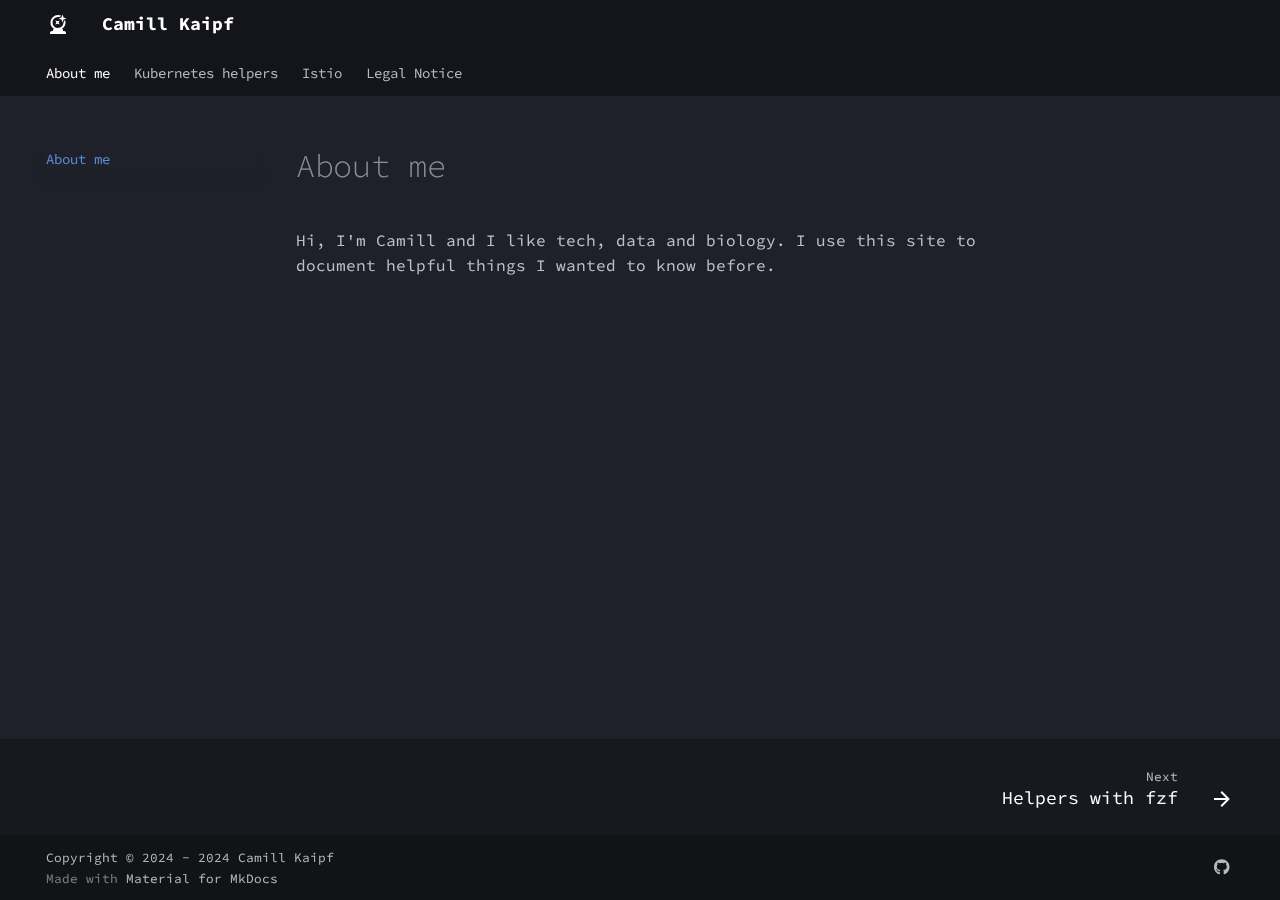
<file: index.html>
<!doctype html>
<html lang="en" class="no-js">
  <head>
    
      <meta charset="utf-8">
      <meta name="viewport" content="width=device-width,initial-scale=1">
      
      
      
        <link rel="canonical" href="https://ckaipf.github.io/">
      
      
      
        <link rel="next" href="kubernetes-helpers/kubernetes-helpers/">
      
      
      <link rel="icon" href="assets/images/favicon.png">
      <meta name="generator" content="mkdocs-1.6.0, mkdocs-material-9.5.27">
    
    
      
        <title>Camill Kaipf</title>
      
    
    
      <link rel="stylesheet" href="assets/stylesheets/main.6543a935.min.css">
      
        
        <link rel="stylesheet" href="assets/stylesheets/palette.06af60db.min.css">
      
      


    
    
      
    
    
      
        
        
        
        <link rel="stylesheet" href="assets/external/fonts.googleapis.com/css.d1274daf.css">
        <style>:root{--md-text-font:"Source Code Pro";--md-code-font:"Roboto Mono"}</style>
      
    
    
    <script>__md_scope=new URL(".",location),__md_hash=e=>[...e].reduce((e,_)=>(e<<5)-e+_.charCodeAt(0),0),__md_get=(e,_=localStorage,t=__md_scope)=>JSON.parse(_.getItem(t.pathname+"."+e)),__md_set=(e,_,t=localStorage,a=__md_scope)=>{try{t.setItem(a.pathname+"."+e,JSON.stringify(_))}catch(e){}}</script>
    
      

    
    
    
  </head>
  
  
    
    
      
    
    
    
    
    <body dir="ltr" data-md-color-scheme="slate" data-md-color-primary="black" data-md-color-accent="purple">
  
    
    <input class="md-toggle" data-md-toggle="drawer" type="checkbox" id="__drawer" autocomplete="off">
    <input class="md-toggle" data-md-toggle="search" type="checkbox" id="__search" autocomplete="off">
    <label class="md-overlay" for="__drawer"></label>
    <div data-md-component="skip">
      
        
        <a href="#about-me" class="md-skip">
          Skip to content
        </a>
      
    </div>
    <div data-md-component="announce">
      
    </div>
    
    
      

<header class="md-header" data-md-component="header">
  <nav class="md-header__inner md-grid" aria-label="Header">
    <a href="." title="Camill Kaipf" class="md-header__button md-logo" aria-label="Camill Kaipf" data-md-component="logo">
      
  
  <svg xmlns="http://www.w3.org/2000/svg" viewBox="0 0 24 24"><path d="m9.38 8.38 2.12.96 2.12-.96-.96 2.12.96 2.12-2.12-.96-2.12.96.96-2.12-.96-2.12M16.5 2.5l1.09 2.91L20.5 6.5l-2.91 1.09-1.09 2.91-1.09-2.91L12.5 6.5l2.91-1.09L16.5 2.5M6 19h1v-1a1 1 0 0 1 1-1h.26a7.473 7.473 0 0 1-3.76-6.5A7.5 7.5 0 0 1 12 3c1.05 0 2.05.22 2.96.61l-.37.98-1.42.53C12.79 5.04 12.4 5 12 5a5.5 5.5 0 0 0-5.5 5.5A5.5 5.5 0 0 0 12 16c2.91 0 5.3-2.27 5.5-5.13l.91-2.46.71-.27c.25.74.38 1.54.38 2.36 0 2.78-1.5 5.2-3.76 6.5H16a1 1 0 0 1 1 1v1h1a2 2 0 0 1 2 2v1H4v-1a2 2 0 0 1 2-2Z"/></svg>

    </a>
    <label class="md-header__button md-icon" for="__drawer">
      
      <svg xmlns="http://www.w3.org/2000/svg" viewBox="0 0 24 24"><path d="M3 6h18v2H3V6m0 5h18v2H3v-2m0 5h18v2H3v-2Z"/></svg>
    </label>
    <div class="md-header__title" data-md-component="header-title">
      <div class="md-header__ellipsis">
        <div class="md-header__topic">
          <span class="md-ellipsis">
            Camill Kaipf
          </span>
        </div>
        <div class="md-header__topic" data-md-component="header-topic">
          <span class="md-ellipsis">
            
              About me
            
          </span>
        </div>
      </div>
    </div>
    
      
        <form class="md-header__option" data-md-component="palette">
  
    
    
    
    <input class="md-option" data-md-color-media="" data-md-color-scheme="slate" data-md-color-primary="black" data-md-color-accent="purple"  aria-hidden="true"  type="radio" name="__palette" id="__palette_0">
    
  
</form>
      
    
    
      <script>var media,input,key,value,palette=__md_get("__palette");if(palette&&palette.color){"(prefers-color-scheme)"===palette.color.media&&(media=matchMedia("(prefers-color-scheme: light)"),input=document.querySelector(media.matches?"[data-md-color-media='(prefers-color-scheme: light)']":"[data-md-color-media='(prefers-color-scheme: dark)']"),palette.color.media=input.getAttribute("data-md-color-media"),palette.color.scheme=input.getAttribute("data-md-color-scheme"),palette.color.primary=input.getAttribute("data-md-color-primary"),palette.color.accent=input.getAttribute("data-md-color-accent"));for([key,value]of Object.entries(palette.color))document.body.setAttribute("data-md-color-"+key,value)}</script>
    
    
    
    
  </nav>
  
</header>
    
    <div class="md-container" data-md-component="container">
      
      
        
          
            
<nav class="md-tabs" aria-label="Tabs" data-md-component="tabs">
  <div class="md-grid">
    <ul class="md-tabs__list">
      
        
  
  
    
  
  
    <li class="md-tabs__item md-tabs__item--active">
      <a href="." class="md-tabs__link">
        
  
    
  
  About me

      </a>
    </li>
  

      
        
  
  
  
    
    
      <li class="md-tabs__item">
        <a href="kubernetes-helpers/kubernetes-helpers/" class="md-tabs__link">
          
  
    
  
  Kubernetes helpers

        </a>
      </li>
    
  

      
        
  
  
  
    
    
      <li class="md-tabs__item">
        <a href="istio/enable-passthrough-monitoring/" class="md-tabs__link">
          
  
    
  
  Istio

        </a>
      </li>
    
  

      
        
  
  
  
    <li class="md-tabs__item">
      <a href="legal-notice/" class="md-tabs__link">
        
  
    
  
  Legal Notice

      </a>
    </li>
  

      
    </ul>
  </div>
</nav>
          
        
      
      <main class="md-main" data-md-component="main">
        <div class="md-main__inner md-grid">
          
            
              
              <div class="md-sidebar md-sidebar--primary" data-md-component="sidebar" data-md-type="navigation" >
                <div class="md-sidebar__scrollwrap">
                  <div class="md-sidebar__inner">
                    


  


<nav class="md-nav md-nav--primary md-nav--lifted" aria-label="Navigation" data-md-level="0">
  <label class="md-nav__title" for="__drawer">
    <a href="." title="Camill Kaipf" class="md-nav__button md-logo" aria-label="Camill Kaipf" data-md-component="logo">
      
  
  <svg xmlns="http://www.w3.org/2000/svg" viewBox="0 0 24 24"><path d="m9.38 8.38 2.12.96 2.12-.96-.96 2.12.96 2.12-2.12-.96-2.12.96.96-2.12-.96-2.12M16.5 2.5l1.09 2.91L20.5 6.5l-2.91 1.09-1.09 2.91-1.09-2.91L12.5 6.5l2.91-1.09L16.5 2.5M6 19h1v-1a1 1 0 0 1 1-1h.26a7.473 7.473 0 0 1-3.76-6.5A7.5 7.5 0 0 1 12 3c1.05 0 2.05.22 2.96.61l-.37.98-1.42.53C12.79 5.04 12.4 5 12 5a5.5 5.5 0 0 0-5.5 5.5A5.5 5.5 0 0 0 12 16c2.91 0 5.3-2.27 5.5-5.13l.91-2.46.71-.27c.25.74.38 1.54.38 2.36 0 2.78-1.5 5.2-3.76 6.5H16a1 1 0 0 1 1 1v1h1a2 2 0 0 1 2 2v1H4v-1a2 2 0 0 1 2-2Z"/></svg>

    </a>
    Camill Kaipf
  </label>
  
  <ul class="md-nav__list" data-md-scrollfix>
    
      
      
  
  
    
  
  
  
    <li class="md-nav__item md-nav__item--active">
      
      <input class="md-nav__toggle md-toggle" type="checkbox" id="__toc">
      
      
        
      
      
      <a href="." class="md-nav__link md-nav__link--active">
        
  
  <span class="md-ellipsis">
    About me
  </span>
  

      </a>
      
    </li>
  

    
      
      
  
  
  
  
    
    
      
        
      
        
      
    
    
      
      
    
    
    <li class="md-nav__item md-nav__item--nested">
      
        
        
        <input class="md-nav__toggle md-toggle " type="checkbox" id="__nav_2" >
        
          
          <label class="md-nav__link" for="__nav_2" id="__nav_2_label" tabindex="0">
            
  
  <span class="md-ellipsis">
    Kubernetes helpers
  </span>
  

            <span class="md-nav__icon md-icon"></span>
          </label>
        
        <nav class="md-nav" data-md-level="1" aria-labelledby="__nav_2_label" aria-expanded="false">
          <label class="md-nav__title" for="__nav_2">
            <span class="md-nav__icon md-icon"></span>
            Kubernetes helpers
          </label>
          <ul class="md-nav__list" data-md-scrollfix>
            
              
                
  
  
  
  
    <li class="md-nav__item">
      <a href="kubernetes-helpers/kubernetes-helpers/" class="md-nav__link">
        
  
  <span class="md-ellipsis">
    Helpers with fzf
  </span>
  

      </a>
    </li>
  

              
            
              
                
  
  
  
  
    <li class="md-nav__item">
      <a href="kubernetes-helpers/sniff-kubernetes-pods/" class="md-nav__link">
        
  
  <span class="md-ellipsis">
    Sniff Kubernetes pods
  </span>
  

      </a>
    </li>
  

              
            
          </ul>
        </nav>
      
    </li>
  

    
      
      
  
  
  
  
    
    
      
        
      
    
    
      
      
    
    
    <li class="md-nav__item md-nav__item--nested">
      
        
        
        <input class="md-nav__toggle md-toggle " type="checkbox" id="__nav_3" >
        
          
          <label class="md-nav__link" for="__nav_3" id="__nav_3_label" tabindex="0">
            
  
  <span class="md-ellipsis">
    Istio
  </span>
  

            <span class="md-nav__icon md-icon"></span>
          </label>
        
        <nav class="md-nav" data-md-level="1" aria-labelledby="__nav_3_label" aria-expanded="false">
          <label class="md-nav__title" for="__nav_3">
            <span class="md-nav__icon md-icon"></span>
            Istio
          </label>
          <ul class="md-nav__list" data-md-scrollfix>
            
              
                
  
  
  
  
    <li class="md-nav__item">
      <a href="istio/enable-passthrough-monitoring/" class="md-nav__link">
        
  
  <span class="md-ellipsis">
    Enable monitoring of passthrough traffic
  </span>
  

      </a>
    </li>
  

              
            
          </ul>
        </nav>
      
    </li>
  

    
      
      
  
  
  
  
    <li class="md-nav__item">
      <a href="legal-notice/" class="md-nav__link">
        
  
  <span class="md-ellipsis">
    Legal Notice
  </span>
  

      </a>
    </li>
  

    
  </ul>
</nav>
                  </div>
                </div>
              </div>
            
            
              
              <div class="md-sidebar md-sidebar--secondary" data-md-component="sidebar" data-md-type="toc" >
                <div class="md-sidebar__scrollwrap">
                  <div class="md-sidebar__inner">
                    

<nav class="md-nav md-nav--secondary" aria-label="Table of contents">
  
  
  
    
  
  
</nav>
                  </div>
                </div>
              </div>
            
          
          
            <div class="md-content" data-md-component="content">
              <article class="md-content__inner md-typeset">
                
                  


<h1 id="about-me">About me</h1>
<p>Hi, I'm Camill and I like tech, data and biology. I use this site to document helpful things I wanted to know before.</p>












                
              </article>
            </div>
          
          
<script>var target=document.getElementById(location.hash.slice(1));target&&target.name&&(target.checked=target.name.startsWith("__tabbed_"))</script>
        </div>
        
      </main>
      
        <footer class="md-footer">
  
    
      
      <nav class="md-footer__inner md-grid" aria-label="Footer" >
        
        
          
          <a href="kubernetes-helpers/kubernetes-helpers/" class="md-footer__link md-footer__link--next" aria-label="Next: Helpers with fzf">
            <div class="md-footer__title">
              <span class="md-footer__direction">
                Next
              </span>
              <div class="md-ellipsis">
                Helpers with fzf
              </div>
            </div>
            <div class="md-footer__button md-icon">
              
              <svg xmlns="http://www.w3.org/2000/svg" viewBox="0 0 24 24"><path d="M4 11v2h12l-5.5 5.5 1.42 1.42L19.84 12l-7.92-7.92L10.5 5.5 16 11H4Z"/></svg>
            </div>
          </a>
        
      </nav>
    
  
  <div class="md-footer-meta md-typeset">
    <div class="md-footer-meta__inner md-grid">
      <div class="md-copyright">
  
    <div class="md-copyright__highlight">
      Copyright &copy; 2024 - 2024 Camill Kaipf

    </div>
  
  
    Made with
    <a href="https://squidfunk.github.io/mkdocs-material/" target="_blank" rel="noopener">
      Material for MkDocs
    </a>
  
</div>
      
        <div class="md-social">
  
    
    
    
    
      
      
    
    <a href="https://github.com/ckaipf" target="_blank" rel="noopener" title="github.com" class="md-social__link">
      <svg xmlns="http://www.w3.org/2000/svg" viewBox="0 0 496 512"><!--! Font Awesome Free 6.5.2 by @fontawesome - https://fontawesome.com License - https://fontawesome.com/license/free (Icons: CC BY 4.0, Fonts: SIL OFL 1.1, Code: MIT License) Copyright 2024 Fonticons, Inc.--><path d="M165.9 397.4c0 2-2.3 3.6-5.2 3.6-3.3.3-5.6-1.3-5.6-3.6 0-2 2.3-3.6 5.2-3.6 3-.3 5.6 1.3 5.6 3.6zm-31.1-4.5c-.7 2 1.3 4.3 4.3 4.9 2.6 1 5.6 0 6.2-2s-1.3-4.3-4.3-5.2c-2.6-.7-5.5.3-6.2 2.3zm44.2-1.7c-2.9.7-4.9 2.6-4.6 4.9.3 2 2.9 3.3 5.9 2.6 2.9-.7 4.9-2.6 4.6-4.6-.3-1.9-3-3.2-5.9-2.9zM244.8 8C106.1 8 0 113.3 0 252c0 110.9 69.8 205.8 169.5 239.2 12.8 2.3 17.3-5.6 17.3-12.1 0-6.2-.3-40.4-.3-61.4 0 0-70 15-84.7-29.8 0 0-11.4-29.1-27.8-36.6 0 0-22.9-15.7 1.6-15.4 0 0 24.9 2 38.6 25.8 21.9 38.6 58.6 27.5 72.9 20.9 2.3-16 8.8-27.1 16-33.7-55.9-6.2-112.3-14.3-112.3-110.5 0-27.5 7.6-41.3 23.6-58.9-2.6-6.5-11.1-33.3 2.6-67.9 20.9-6.5 69 27 69 27 20-5.6 41.5-8.5 62.8-8.5s42.8 2.9 62.8 8.5c0 0 48.1-33.6 69-27 13.7 34.7 5.2 61.4 2.6 67.9 16 17.7 25.8 31.5 25.8 58.9 0 96.5-58.9 104.2-114.8 110.5 9.2 7.9 17 22.9 17 46.4 0 33.7-.3 75.4-.3 83.6 0 6.5 4.6 14.4 17.3 12.1C428.2 457.8 496 362.9 496 252 496 113.3 383.5 8 244.8 8zM97.2 352.9c-1.3 1-1 3.3.7 5.2 1.6 1.6 3.9 2.3 5.2 1 1.3-1 1-3.3-.7-5.2-1.6-1.6-3.9-2.3-5.2-1zm-10.8-8.1c-.7 1.3.3 2.9 2.3 3.9 1.6 1 3.6.7 4.3-.7.7-1.3-.3-2.9-2.3-3.9-2-.6-3.6-.3-4.3.7zm32.4 35.6c-1.6 1.3-1 4.3 1.3 6.2 2.3 2.3 5.2 2.6 6.5 1 1.3-1.3.7-4.3-1.3-6.2-2.2-2.3-5.2-2.6-6.5-1zm-11.4-14.7c-1.6 1-1.6 3.6 0 5.9 1.6 2.3 4.3 3.3 5.6 2.3 1.6-1.3 1.6-3.9 0-6.2-1.4-2.3-4-3.3-5.6-2z"/></svg>
    </a>
  
</div>
      
    </div>
  </div>
</footer>
      
    </div>
    <div class="md-dialog" data-md-component="dialog">
      <div class="md-dialog__inner md-typeset"></div>
    </div>
    
    
    <script id="__config" type="application/json">{"base": ".", "features": ["navigation.indexes", "navigation.footer", "navigation.tabs"], "search": "assets/javascripts/workers/search.b8dbb3d2.min.js", "translations": {"clipboard.copied": "Copied to clipboard", "clipboard.copy": "Copy to clipboard", "search.result.more.one": "1 more on this page", "search.result.more.other": "# more on this page", "search.result.none": "No matching documents", "search.result.one": "1 matching document", "search.result.other": "# matching documents", "search.result.placeholder": "Type to start searching", "search.result.term.missing": "Missing", "select.version": "Select version"}}</script>
    
    
      <script src="assets/javascripts/bundle.ad660dcc.min.js"></script>
      
    
  </body>
</html>
</file>
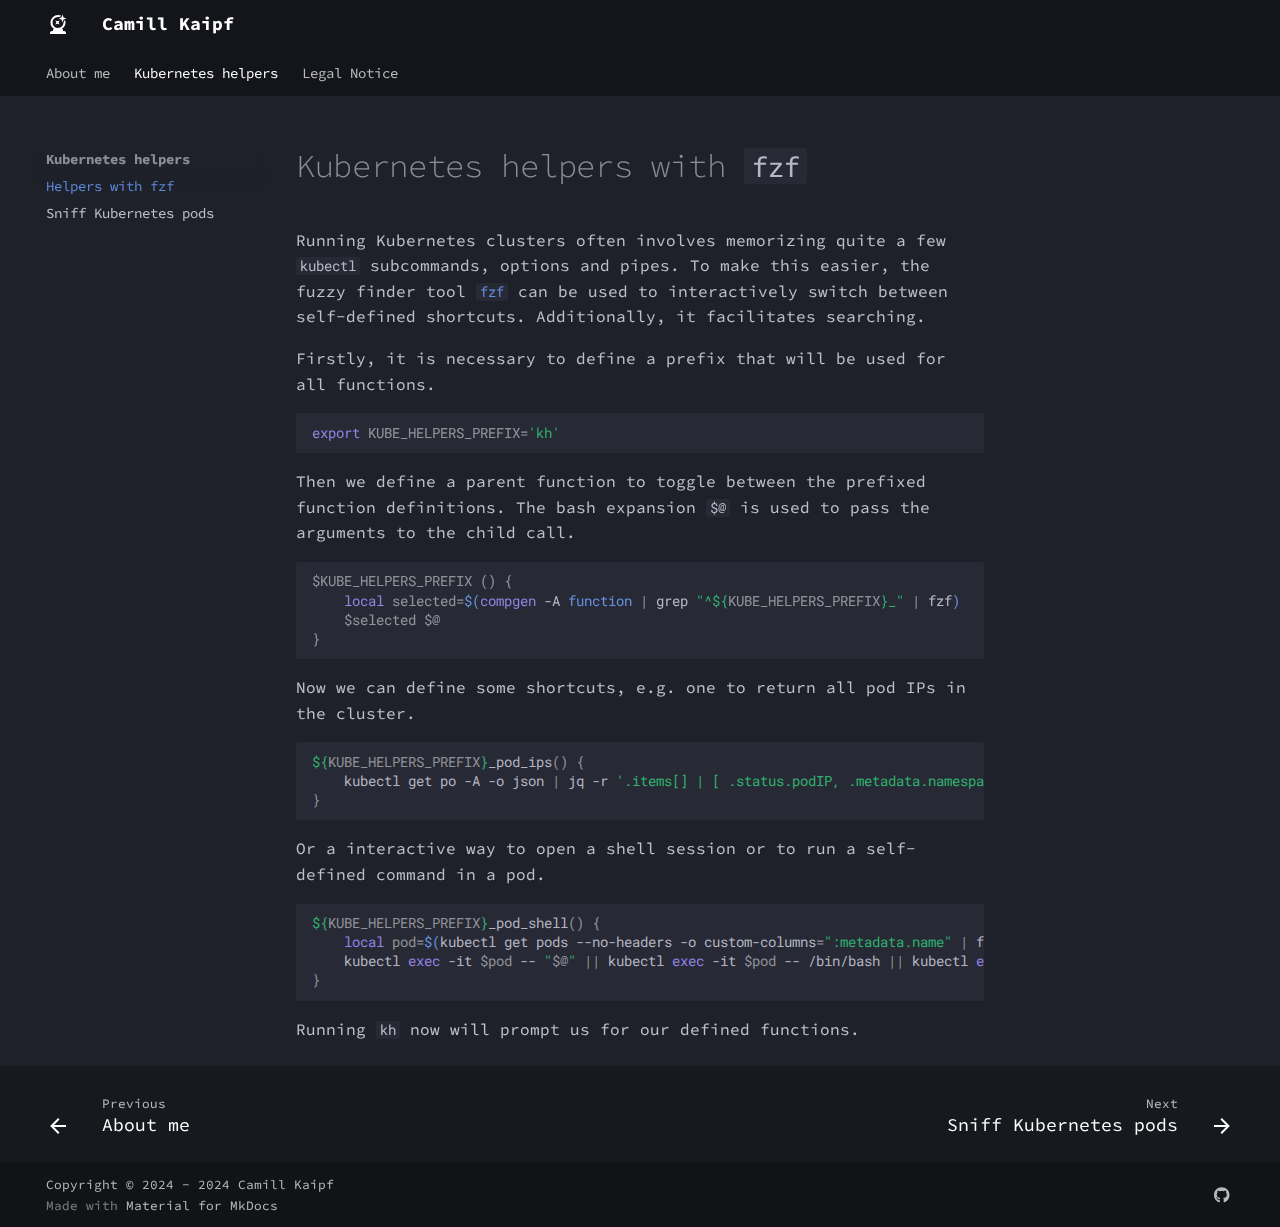
<file: kubernetes-helpers/index.html>
<!doctype html>
<html lang="en" class="no-js">
  <head>
    
      <meta charset="utf-8">
      <meta name="viewport" content="width=device-width,initial-scale=1">
      
      
      
        <link rel="canonical" href="https://ckaipf.github.io/kubernetes-helpers/">
      
      
        <link rel="prev" href="..">
      
      
        <link rel="next" href="../sniff-kubernetes-pods/">
      
      
      <link rel="icon" href="../assets/images/favicon.png">
      <meta name="generator" content="mkdocs-1.6.0, mkdocs-material-9.5.27">
    
    
      
        <title>Helpers with fzf - Camill Kaipf</title>
      
    
    
      <link rel="stylesheet" href="../assets/stylesheets/main.6543a935.min.css">
      
        
        <link rel="stylesheet" href="../assets/stylesheets/palette.06af60db.min.css">
      
      


    
    
      
    
    
      
        
        
        
        <link rel="stylesheet" href="../assets/external/fonts.googleapis.com/css.d1274daf.css">
        <style>:root{--md-text-font:"Source Code Pro";--md-code-font:"Roboto Mono"}</style>
      
    
    
    <script>__md_scope=new URL("..",location),__md_hash=e=>[...e].reduce((e,_)=>(e<<5)-e+_.charCodeAt(0),0),__md_get=(e,_=localStorage,t=__md_scope)=>JSON.parse(_.getItem(t.pathname+"."+e)),__md_set=(e,_,t=localStorage,a=__md_scope)=>{try{t.setItem(a.pathname+"."+e,JSON.stringify(_))}catch(e){}}</script>
    
      

    
    
    
  </head>
  
  
    
    
      
    
    
    
    
    <body dir="ltr" data-md-color-scheme="slate" data-md-color-primary="black" data-md-color-accent="purple">
  
    
    <input class="md-toggle" data-md-toggle="drawer" type="checkbox" id="__drawer" autocomplete="off">
    <input class="md-toggle" data-md-toggle="search" type="checkbox" id="__search" autocomplete="off">
    <label class="md-overlay" for="__drawer"></label>
    <div data-md-component="skip">
      
        
        <a href="#kubernetes-helpers-with-fzf" class="md-skip">
          Skip to content
        </a>
      
    </div>
    <div data-md-component="announce">
      
    </div>
    
    
      

<header class="md-header" data-md-component="header">
  <nav class="md-header__inner md-grid" aria-label="Header">
    <a href=".." title="Camill Kaipf" class="md-header__button md-logo" aria-label="Camill Kaipf" data-md-component="logo">
      
  
  <svg xmlns="http://www.w3.org/2000/svg" viewBox="0 0 24 24"><path d="m9.38 8.38 2.12.96 2.12-.96-.96 2.12.96 2.12-2.12-.96-2.12.96.96-2.12-.96-2.12M16.5 2.5l1.09 2.91L20.5 6.5l-2.91 1.09-1.09 2.91-1.09-2.91L12.5 6.5l2.91-1.09L16.5 2.5M6 19h1v-1a1 1 0 0 1 1-1h.26a7.473 7.473 0 0 1-3.76-6.5A7.5 7.5 0 0 1 12 3c1.05 0 2.05.22 2.96.61l-.37.98-1.42.53C12.79 5.04 12.4 5 12 5a5.5 5.5 0 0 0-5.5 5.5A5.5 5.5 0 0 0 12 16c2.91 0 5.3-2.27 5.5-5.13l.91-2.46.71-.27c.25.74.38 1.54.38 2.36 0 2.78-1.5 5.2-3.76 6.5H16a1 1 0 0 1 1 1v1h1a2 2 0 0 1 2 2v1H4v-1a2 2 0 0 1 2-2Z"/></svg>

    </a>
    <label class="md-header__button md-icon" for="__drawer">
      
      <svg xmlns="http://www.w3.org/2000/svg" viewBox="0 0 24 24"><path d="M3 6h18v2H3V6m0 5h18v2H3v-2m0 5h18v2H3v-2Z"/></svg>
    </label>
    <div class="md-header__title" data-md-component="header-title">
      <div class="md-header__ellipsis">
        <div class="md-header__topic">
          <span class="md-ellipsis">
            Camill Kaipf
          </span>
        </div>
        <div class="md-header__topic" data-md-component="header-topic">
          <span class="md-ellipsis">
            
              Helpers with fzf
            
          </span>
        </div>
      </div>
    </div>
    
      
        <form class="md-header__option" data-md-component="palette">
  
    
    
    
    <input class="md-option" data-md-color-media="" data-md-color-scheme="slate" data-md-color-primary="black" data-md-color-accent="purple"  aria-hidden="true"  type="radio" name="__palette" id="__palette_0">
    
  
</form>
      
    
    
      <script>var media,input,key,value,palette=__md_get("__palette");if(palette&&palette.color){"(prefers-color-scheme)"===palette.color.media&&(media=matchMedia("(prefers-color-scheme: light)"),input=document.querySelector(media.matches?"[data-md-color-media='(prefers-color-scheme: light)']":"[data-md-color-media='(prefers-color-scheme: dark)']"),palette.color.media=input.getAttribute("data-md-color-media"),palette.color.scheme=input.getAttribute("data-md-color-scheme"),palette.color.primary=input.getAttribute("data-md-color-primary"),palette.color.accent=input.getAttribute("data-md-color-accent"));for([key,value]of Object.entries(palette.color))document.body.setAttribute("data-md-color-"+key,value)}</script>
    
    
    
    
  </nav>
  
</header>
    
    <div class="md-container" data-md-component="container">
      
      
        
          
            
<nav class="md-tabs" aria-label="Tabs" data-md-component="tabs">
  <div class="md-grid">
    <ul class="md-tabs__list">
      
        
  
  
  
    <li class="md-tabs__item">
      <a href=".." class="md-tabs__link">
        
  
    
  
  About me

      </a>
    </li>
  

      
        
  
  
    
  
  
    
    
      <li class="md-tabs__item md-tabs__item--active">
        <a href="./" class="md-tabs__link">
          
  
    
  
  Kubernetes helpers

        </a>
      </li>
    
  

      
        
  
  
  
    <li class="md-tabs__item">
      <a href="../legal-notice/" class="md-tabs__link">
        
  
    
  
  Legal Notice

      </a>
    </li>
  

      
    </ul>
  </div>
</nav>
          
        
      
      <main class="md-main" data-md-component="main">
        <div class="md-main__inner md-grid">
          
            
              
              <div class="md-sidebar md-sidebar--primary" data-md-component="sidebar" data-md-type="navigation" >
                <div class="md-sidebar__scrollwrap">
                  <div class="md-sidebar__inner">
                    


  


<nav class="md-nav md-nav--primary md-nav--lifted" aria-label="Navigation" data-md-level="0">
  <label class="md-nav__title" for="__drawer">
    <a href=".." title="Camill Kaipf" class="md-nav__button md-logo" aria-label="Camill Kaipf" data-md-component="logo">
      
  
  <svg xmlns="http://www.w3.org/2000/svg" viewBox="0 0 24 24"><path d="m9.38 8.38 2.12.96 2.12-.96-.96 2.12.96 2.12-2.12-.96-2.12.96.96-2.12-.96-2.12M16.5 2.5l1.09 2.91L20.5 6.5l-2.91 1.09-1.09 2.91-1.09-2.91L12.5 6.5l2.91-1.09L16.5 2.5M6 19h1v-1a1 1 0 0 1 1-1h.26a7.473 7.473 0 0 1-3.76-6.5A7.5 7.5 0 0 1 12 3c1.05 0 2.05.22 2.96.61l-.37.98-1.42.53C12.79 5.04 12.4 5 12 5a5.5 5.5 0 0 0-5.5 5.5A5.5 5.5 0 0 0 12 16c2.91 0 5.3-2.27 5.5-5.13l.91-2.46.71-.27c.25.74.38 1.54.38 2.36 0 2.78-1.5 5.2-3.76 6.5H16a1 1 0 0 1 1 1v1h1a2 2 0 0 1 2 2v1H4v-1a2 2 0 0 1 2-2Z"/></svg>

    </a>
    Camill Kaipf
  </label>
  
  <ul class="md-nav__list" data-md-scrollfix>
    
      
      
  
  
  
  
    <li class="md-nav__item">
      <a href=".." class="md-nav__link">
        
  
  <span class="md-ellipsis">
    About me
  </span>
  

      </a>
    </li>
  

    
      
      
  
  
    
  
  
  
    
    
      
        
      
        
      
    
    
      
        
        
      
      
    
    
    <li class="md-nav__item md-nav__item--active md-nav__item--section md-nav__item--nested">
      
        
        
        <input class="md-nav__toggle md-toggle " type="checkbox" id="__nav_2" checked>
        
          
          <label class="md-nav__link" for="__nav_2" id="__nav_2_label" tabindex="">
            
  
  <span class="md-ellipsis">
    Kubernetes helpers
  </span>
  

            <span class="md-nav__icon md-icon"></span>
          </label>
        
        <nav class="md-nav" data-md-level="1" aria-labelledby="__nav_2_label" aria-expanded="true">
          <label class="md-nav__title" for="__nav_2">
            <span class="md-nav__icon md-icon"></span>
            Kubernetes helpers
          </label>
          <ul class="md-nav__list" data-md-scrollfix>
            
              
                
  
  
    
  
  
  
    <li class="md-nav__item md-nav__item--active">
      
      <input class="md-nav__toggle md-toggle" type="checkbox" id="__toc">
      
      
        
      
      
      <a href="./" class="md-nav__link md-nav__link--active">
        
  
  <span class="md-ellipsis">
    Helpers with fzf
  </span>
  

      </a>
      
    </li>
  

              
            
              
                
  
  
  
  
    <li class="md-nav__item">
      <a href="../sniff-kubernetes-pods/" class="md-nav__link">
        
  
  <span class="md-ellipsis">
    Sniff Kubernetes pods
  </span>
  

      </a>
    </li>
  

              
            
          </ul>
        </nav>
      
    </li>
  

    
      
      
  
  
  
  
    <li class="md-nav__item">
      <a href="../legal-notice/" class="md-nav__link">
        
  
  <span class="md-ellipsis">
    Legal Notice
  </span>
  

      </a>
    </li>
  

    
  </ul>
</nav>
                  </div>
                </div>
              </div>
            
            
              
              <div class="md-sidebar md-sidebar--secondary" data-md-component="sidebar" data-md-type="toc" >
                <div class="md-sidebar__scrollwrap">
                  <div class="md-sidebar__inner">
                    

<nav class="md-nav md-nav--secondary" aria-label="Table of contents">
  
  
  
    
  
  
</nav>
                  </div>
                </div>
              </div>
            
          
          
            <div class="md-content" data-md-component="content">
              <article class="md-content__inner md-typeset">
                
                  


<h1 id="kubernetes-helpers-with-fzf">Kubernetes helpers with <code>fzf</code></h1>
<p>Running Kubernetes clusters often involves memorizing quite a few <code>kubectl</code> subcommands, options and pipes. To make this easier, the fuzzy finder tool <a href="https://junegunn.github.io/fzf/"><code>fzf</code></a> can be used to interactively switch between self-defined shortcuts. Additionally, it facilitates searching.</p>
<p>Firstly, it is necessary to define a prefix that will be used for all functions.</p>
<div class="language-bash highlight"><pre><span></span><code><span id="__span-0-1"><a id="__codelineno-0-1" name="__codelineno-0-1" href="#__codelineno-0-1"></a><span class="nb">export</span><span class="w"> </span><span class="nv">KUBE_HELPERS_PREFIX</span><span class="o">=</span><span class="s1">&#39;kh&#39;</span>
</span></code></pre></div>
<p>Then we define a parent function to toggle between the prefixed function definitions. The bash expansion <code>$@</code> is used to pass the arguments to the child call.</p>
<p><div class="language-bash highlight"><pre><span></span><code><span id="__span-1-1"><a id="__codelineno-1-1" name="__codelineno-1-1" href="#__codelineno-1-1"></a><span class="nv">$KUBE_HELPERS_PREFIX</span><span class="w"> </span><span class="o">()</span><span class="w"> </span><span class="o">{</span>
</span><span id="__span-1-2"><a id="__codelineno-1-2" name="__codelineno-1-2" href="#__codelineno-1-2"></a><span class="w">    </span><span class="nb">local</span><span class="w"> </span><span class="nv">selected</span><span class="o">=</span><span class="k">$(</span><span class="nb">compgen</span><span class="w"> </span>-A<span class="w"> </span><span class="k">function</span><span class="w"> </span><span class="p">|</span><span class="w"> </span>grep<span class="w"> </span><span class="s2">&quot;^</span><span class="si">${</span><span class="nv">KUBE_HELPERS_PREFIX</span><span class="si">}</span><span class="s2">_&quot;</span><span class="w"> </span><span class="p">|</span><span class="w"> </span>fzf<span class="k">)</span>
</span><span id="__span-1-3"><a id="__codelineno-1-3" name="__codelineno-1-3" href="#__codelineno-1-3"></a><span class="w">    </span><span class="nv">$selected</span><span class="w"> </span><span class="nv">$@</span>
</span><span id="__span-1-4"><a id="__codelineno-1-4" name="__codelineno-1-4" href="#__codelineno-1-4"></a><span class="o">}</span>
</span></code></pre></div>
Now we can define some shortcuts, e.g. one to return all pod IPs in the cluster.</p>
<div class="language-bash highlight"><pre><span></span><code><span id="__span-2-1"><a id="__codelineno-2-1" name="__codelineno-2-1" href="#__codelineno-2-1"></a><span class="si">${</span><span class="nv">KUBE_HELPERS_PREFIX</span><span class="si">}</span>_pod_ips<span class="o">()</span><span class="w"> </span><span class="o">{</span>
</span><span id="__span-2-2"><a id="__codelineno-2-2" name="__codelineno-2-2" href="#__codelineno-2-2"></a><span class="w">    </span>kubectl<span class="w"> </span>get<span class="w"> </span>po<span class="w"> </span>-A<span class="w"> </span>-o<span class="w"> </span>json<span class="w"> </span><span class="p">|</span><span class="w"> </span>jq<span class="w"> </span>-r<span class="w"> </span><span class="s1">&#39;.items[] | [ .status.podIP, .metadata.namespace, .metadata.name ] | @tsv &#39;</span><span class="w"> </span><span class="p">|</span><span class="w"> </span>column<span class="w"> </span>-t
</span><span id="__span-2-3"><a id="__codelineno-2-3" name="__codelineno-2-3" href="#__codelineno-2-3"></a><span class="o">}</span>
</span></code></pre></div>
<p>Or a interactive way to open a shell session or to run a self-defined command in a pod.</p>
<div class="language-bash highlight"><pre><span></span><code><span id="__span-3-1"><a id="__codelineno-3-1" name="__codelineno-3-1" href="#__codelineno-3-1"></a><span class="si">${</span><span class="nv">KUBE_HELPERS_PREFIX</span><span class="si">}</span>_pod_shell<span class="o">()</span><span class="w"> </span><span class="o">{</span>
</span><span id="__span-3-2"><a id="__codelineno-3-2" name="__codelineno-3-2" href="#__codelineno-3-2"></a><span class="w">    </span><span class="nb">local</span><span class="w"> </span><span class="nv">pod</span><span class="o">=</span><span class="k">$(</span>kubectl<span class="w"> </span>get<span class="w"> </span>pods<span class="w"> </span>--no-headers<span class="w"> </span>-o<span class="w"> </span>custom-columns<span class="o">=</span><span class="s2">&quot;:metadata.name&quot;</span><span class="w"> </span><span class="p">|</span><span class="w"> </span>fzf<span class="k">)</span>
</span><span id="__span-3-3"><a id="__codelineno-3-3" name="__codelineno-3-3" href="#__codelineno-3-3"></a><span class="w">    </span>kubectl<span class="w"> </span><span class="nb">exec</span><span class="w"> </span>-it<span class="w"> </span><span class="nv">$pod</span><span class="w"> </span>--<span class="w"> </span><span class="s2">&quot;</span><span class="nv">$@</span><span class="s2">&quot;</span><span class="w"> </span><span class="o">||</span><span class="w"> </span>kubectl<span class="w"> </span><span class="nb">exec</span><span class="w"> </span>-it<span class="w"> </span><span class="nv">$pod</span><span class="w"> </span>--<span class="w"> </span>/bin/bash<span class="w"> </span><span class="o">||</span><span class="w"> </span>kubectl<span class="w"> </span><span class="nb">exec</span><span class="w"> </span>-it<span class="w"> </span><span class="nv">$pod</span><span class="w"> </span>--<span class="w"> </span>/bin/sh
</span><span id="__span-3-4"><a id="__codelineno-3-4" name="__codelineno-3-4" href="#__codelineno-3-4"></a><span class="o">}</span>
</span></code></pre></div>
<p>Running <code>kh</code> now will prompt us for our defined functions.</p>












                
              </article>
            </div>
          
          
<script>var target=document.getElementById(location.hash.slice(1));target&&target.name&&(target.checked=target.name.startsWith("__tabbed_"))</script>
        </div>
        
      </main>
      
        <footer class="md-footer">
  
    
      
      <nav class="md-footer__inner md-grid" aria-label="Footer" >
        
          
          <a href=".." class="md-footer__link md-footer__link--prev" aria-label="Previous: About me">
            <div class="md-footer__button md-icon">
              
              <svg xmlns="http://www.w3.org/2000/svg" viewBox="0 0 24 24"><path d="M20 11v2H8l5.5 5.5-1.42 1.42L4.16 12l7.92-7.92L13.5 5.5 8 11h12Z"/></svg>
            </div>
            <div class="md-footer__title">
              <span class="md-footer__direction">
                Previous
              </span>
              <div class="md-ellipsis">
                About me
              </div>
            </div>
          </a>
        
        
          
          <a href="../sniff-kubernetes-pods/" class="md-footer__link md-footer__link--next" aria-label="Next: Sniff Kubernetes pods">
            <div class="md-footer__title">
              <span class="md-footer__direction">
                Next
              </span>
              <div class="md-ellipsis">
                Sniff Kubernetes pods
              </div>
            </div>
            <div class="md-footer__button md-icon">
              
              <svg xmlns="http://www.w3.org/2000/svg" viewBox="0 0 24 24"><path d="M4 11v2h12l-5.5 5.5 1.42 1.42L19.84 12l-7.92-7.92L10.5 5.5 16 11H4Z"/></svg>
            </div>
          </a>
        
      </nav>
    
  
  <div class="md-footer-meta md-typeset">
    <div class="md-footer-meta__inner md-grid">
      <div class="md-copyright">
  
    <div class="md-copyright__highlight">
      Copyright &copy; 2024 - 2024 Camill Kaipf

    </div>
  
  
    Made with
    <a href="https://squidfunk.github.io/mkdocs-material/" target="_blank" rel="noopener">
      Material for MkDocs
    </a>
  
</div>
      
        <div class="md-social">
  
    
    
    
    
      
      
    
    <a href="https://github.com/ckaipf" target="_blank" rel="noopener" title="github.com" class="md-social__link">
      <svg xmlns="http://www.w3.org/2000/svg" viewBox="0 0 496 512"><!--! Font Awesome Free 6.5.2 by @fontawesome - https://fontawesome.com License - https://fontawesome.com/license/free (Icons: CC BY 4.0, Fonts: SIL OFL 1.1, Code: MIT License) Copyright 2024 Fonticons, Inc.--><path d="M165.9 397.4c0 2-2.3 3.6-5.2 3.6-3.3.3-5.6-1.3-5.6-3.6 0-2 2.3-3.6 5.2-3.6 3-.3 5.6 1.3 5.6 3.6zm-31.1-4.5c-.7 2 1.3 4.3 4.3 4.9 2.6 1 5.6 0 6.2-2s-1.3-4.3-4.3-5.2c-2.6-.7-5.5.3-6.2 2.3zm44.2-1.7c-2.9.7-4.9 2.6-4.6 4.9.3 2 2.9 3.3 5.9 2.6 2.9-.7 4.9-2.6 4.6-4.6-.3-1.9-3-3.2-5.9-2.9zM244.8 8C106.1 8 0 113.3 0 252c0 110.9 69.8 205.8 169.5 239.2 12.8 2.3 17.3-5.6 17.3-12.1 0-6.2-.3-40.4-.3-61.4 0 0-70 15-84.7-29.8 0 0-11.4-29.1-27.8-36.6 0 0-22.9-15.7 1.6-15.4 0 0 24.9 2 38.6 25.8 21.9 38.6 58.6 27.5 72.9 20.9 2.3-16 8.8-27.1 16-33.7-55.9-6.2-112.3-14.3-112.3-110.5 0-27.5 7.6-41.3 23.6-58.9-2.6-6.5-11.1-33.3 2.6-67.9 20.9-6.5 69 27 69 27 20-5.6 41.5-8.5 62.8-8.5s42.8 2.9 62.8 8.5c0 0 48.1-33.6 69-27 13.7 34.7 5.2 61.4 2.6 67.9 16 17.7 25.8 31.5 25.8 58.9 0 96.5-58.9 104.2-114.8 110.5 9.2 7.9 17 22.9 17 46.4 0 33.7-.3 75.4-.3 83.6 0 6.5 4.6 14.4 17.3 12.1C428.2 457.8 496 362.9 496 252 496 113.3 383.5 8 244.8 8zM97.2 352.9c-1.3 1-1 3.3.7 5.2 1.6 1.6 3.9 2.3 5.2 1 1.3-1 1-3.3-.7-5.2-1.6-1.6-3.9-2.3-5.2-1zm-10.8-8.1c-.7 1.3.3 2.9 2.3 3.9 1.6 1 3.6.7 4.3-.7.7-1.3-.3-2.9-2.3-3.9-2-.6-3.6-.3-4.3.7zm32.4 35.6c-1.6 1.3-1 4.3 1.3 6.2 2.3 2.3 5.2 2.6 6.5 1 1.3-1.3.7-4.3-1.3-6.2-2.2-2.3-5.2-2.6-6.5-1zm-11.4-14.7c-1.6 1-1.6 3.6 0 5.9 1.6 2.3 4.3 3.3 5.6 2.3 1.6-1.3 1.6-3.9 0-6.2-1.4-2.3-4-3.3-5.6-2z"/></svg>
    </a>
  
</div>
      
    </div>
  </div>
</footer>
      
    </div>
    <div class="md-dialog" data-md-component="dialog">
      <div class="md-dialog__inner md-typeset"></div>
    </div>
    
    
    <script id="__config" type="application/json">{"base": "..", "features": ["navigation.indexes", "navigation.footer", "navigation.tabs"], "search": "../assets/javascripts/workers/search.b8dbb3d2.min.js", "translations": {"clipboard.copied": "Copied to clipboard", "clipboard.copy": "Copy to clipboard", "search.result.more.one": "1 more on this page", "search.result.more.other": "# more on this page", "search.result.none": "No matching documents", "search.result.one": "1 matching document", "search.result.other": "# matching documents", "search.result.placeholder": "Type to start searching", "search.result.term.missing": "Missing", "select.version": "Select version"}}</script>
    
    
      <script src="../assets/javascripts/bundle.ad660dcc.min.js"></script>
      
    
  </body>
</html>
</file>
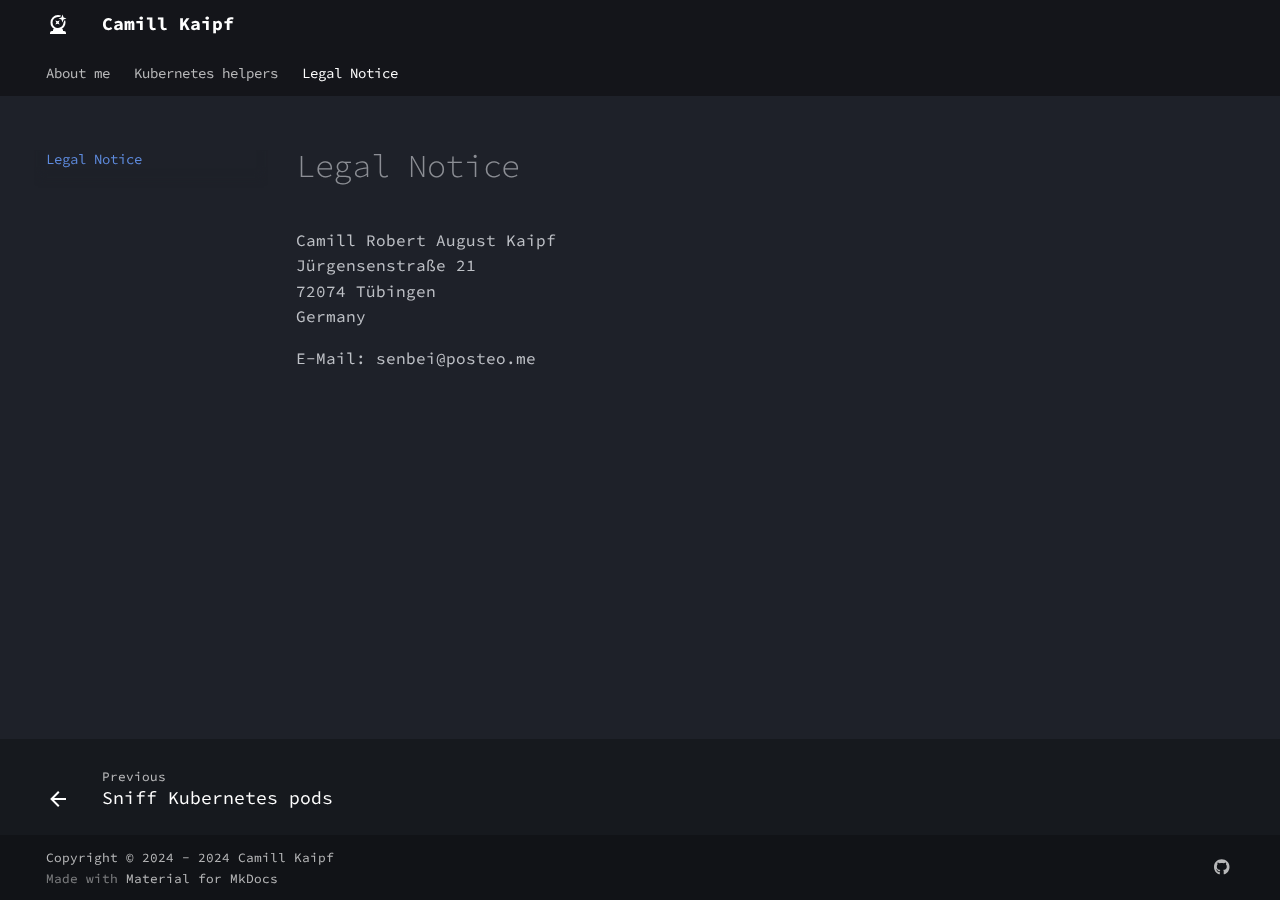
<file: legal-notice/index.html>
<!doctype html>
<html lang="en" class="no-js">
  <head>
    
      <meta charset="utf-8">
      <meta name="viewport" content="width=device-width,initial-scale=1">
      
      
      
        <link rel="canonical" href="https://ckaipf.github.io/legal-notice/">
      
      
        <link rel="prev" href="../sniff-kubernetes-pods/">
      
      
      
      <link rel="icon" href="../assets/images/favicon.png">
      <meta name="generator" content="mkdocs-1.6.0, mkdocs-material-9.5.27">
    
    
      
        <title>Legal Notice - Camill Kaipf</title>
      
    
    
      <link rel="stylesheet" href="../assets/stylesheets/main.6543a935.min.css">
      
        
        <link rel="stylesheet" href="../assets/stylesheets/palette.06af60db.min.css">
      
      


    
    
      
    
    
      
        
        
        
        <link rel="stylesheet" href="../assets/external/fonts.googleapis.com/css.d1274daf.css">
        <style>:root{--md-text-font:"Source Code Pro";--md-code-font:"Roboto Mono"}</style>
      
    
    
    <script>__md_scope=new URL("..",location),__md_hash=e=>[...e].reduce((e,_)=>(e<<5)-e+_.charCodeAt(0),0),__md_get=(e,_=localStorage,t=__md_scope)=>JSON.parse(_.getItem(t.pathname+"."+e)),__md_set=(e,_,t=localStorage,a=__md_scope)=>{try{t.setItem(a.pathname+"."+e,JSON.stringify(_))}catch(e){}}</script>
    
      

    
    
    
  </head>
  
  
    
    
      
    
    
    
    
    <body dir="ltr" data-md-color-scheme="slate" data-md-color-primary="black" data-md-color-accent="purple">
  
    
    <input class="md-toggle" data-md-toggle="drawer" type="checkbox" id="__drawer" autocomplete="off">
    <input class="md-toggle" data-md-toggle="search" type="checkbox" id="__search" autocomplete="off">
    <label class="md-overlay" for="__drawer"></label>
    <div data-md-component="skip">
      
        
        <a href="#legal-notice" class="md-skip">
          Skip to content
        </a>
      
    </div>
    <div data-md-component="announce">
      
    </div>
    
    
      

<header class="md-header" data-md-component="header">
  <nav class="md-header__inner md-grid" aria-label="Header">
    <a href=".." title="Camill Kaipf" class="md-header__button md-logo" aria-label="Camill Kaipf" data-md-component="logo">
      
  
  <svg xmlns="http://www.w3.org/2000/svg" viewBox="0 0 24 24"><path d="m9.38 8.38 2.12.96 2.12-.96-.96 2.12.96 2.12-2.12-.96-2.12.96.96-2.12-.96-2.12M16.5 2.5l1.09 2.91L20.5 6.5l-2.91 1.09-1.09 2.91-1.09-2.91L12.5 6.5l2.91-1.09L16.5 2.5M6 19h1v-1a1 1 0 0 1 1-1h.26a7.473 7.473 0 0 1-3.76-6.5A7.5 7.5 0 0 1 12 3c1.05 0 2.05.22 2.96.61l-.37.98-1.42.53C12.79 5.04 12.4 5 12 5a5.5 5.5 0 0 0-5.5 5.5A5.5 5.5 0 0 0 12 16c2.91 0 5.3-2.27 5.5-5.13l.91-2.46.71-.27c.25.74.38 1.54.38 2.36 0 2.78-1.5 5.2-3.76 6.5H16a1 1 0 0 1 1 1v1h1a2 2 0 0 1 2 2v1H4v-1a2 2 0 0 1 2-2Z"/></svg>

    </a>
    <label class="md-header__button md-icon" for="__drawer">
      
      <svg xmlns="http://www.w3.org/2000/svg" viewBox="0 0 24 24"><path d="M3 6h18v2H3V6m0 5h18v2H3v-2m0 5h18v2H3v-2Z"/></svg>
    </label>
    <div class="md-header__title" data-md-component="header-title">
      <div class="md-header__ellipsis">
        <div class="md-header__topic">
          <span class="md-ellipsis">
            Camill Kaipf
          </span>
        </div>
        <div class="md-header__topic" data-md-component="header-topic">
          <span class="md-ellipsis">
            
              Legal Notice
            
          </span>
        </div>
      </div>
    </div>
    
      
        <form class="md-header__option" data-md-component="palette">
  
    
    
    
    <input class="md-option" data-md-color-media="" data-md-color-scheme="slate" data-md-color-primary="black" data-md-color-accent="purple"  aria-hidden="true"  type="radio" name="__palette" id="__palette_0">
    
  
</form>
      
    
    
      <script>var media,input,key,value,palette=__md_get("__palette");if(palette&&palette.color){"(prefers-color-scheme)"===palette.color.media&&(media=matchMedia("(prefers-color-scheme: light)"),input=document.querySelector(media.matches?"[data-md-color-media='(prefers-color-scheme: light)']":"[data-md-color-media='(prefers-color-scheme: dark)']"),palette.color.media=input.getAttribute("data-md-color-media"),palette.color.scheme=input.getAttribute("data-md-color-scheme"),palette.color.primary=input.getAttribute("data-md-color-primary"),palette.color.accent=input.getAttribute("data-md-color-accent"));for([key,value]of Object.entries(palette.color))document.body.setAttribute("data-md-color-"+key,value)}</script>
    
    
    
    
  </nav>
  
</header>
    
    <div class="md-container" data-md-component="container">
      
      
        
          
            
<nav class="md-tabs" aria-label="Tabs" data-md-component="tabs">
  <div class="md-grid">
    <ul class="md-tabs__list">
      
        
  
  
  
    <li class="md-tabs__item">
      <a href=".." class="md-tabs__link">
        
  
    
  
  About me

      </a>
    </li>
  

      
        
  
  
  
    
    
      <li class="md-tabs__item">
        <a href="../kubernetes-helpers/" class="md-tabs__link">
          
  
    
  
  Kubernetes helpers

        </a>
      </li>
    
  

      
        
  
  
    
  
  
    <li class="md-tabs__item md-tabs__item--active">
      <a href="./" class="md-tabs__link">
        
  
    
  
  Legal Notice

      </a>
    </li>
  

      
    </ul>
  </div>
</nav>
          
        
      
      <main class="md-main" data-md-component="main">
        <div class="md-main__inner md-grid">
          
            
              
              <div class="md-sidebar md-sidebar--primary" data-md-component="sidebar" data-md-type="navigation" >
                <div class="md-sidebar__scrollwrap">
                  <div class="md-sidebar__inner">
                    


  


<nav class="md-nav md-nav--primary md-nav--lifted" aria-label="Navigation" data-md-level="0">
  <label class="md-nav__title" for="__drawer">
    <a href=".." title="Camill Kaipf" class="md-nav__button md-logo" aria-label="Camill Kaipf" data-md-component="logo">
      
  
  <svg xmlns="http://www.w3.org/2000/svg" viewBox="0 0 24 24"><path d="m9.38 8.38 2.12.96 2.12-.96-.96 2.12.96 2.12-2.12-.96-2.12.96.96-2.12-.96-2.12M16.5 2.5l1.09 2.91L20.5 6.5l-2.91 1.09-1.09 2.91-1.09-2.91L12.5 6.5l2.91-1.09L16.5 2.5M6 19h1v-1a1 1 0 0 1 1-1h.26a7.473 7.473 0 0 1-3.76-6.5A7.5 7.5 0 0 1 12 3c1.05 0 2.05.22 2.96.61l-.37.98-1.42.53C12.79 5.04 12.4 5 12 5a5.5 5.5 0 0 0-5.5 5.5A5.5 5.5 0 0 0 12 16c2.91 0 5.3-2.27 5.5-5.13l.91-2.46.71-.27c.25.74.38 1.54.38 2.36 0 2.78-1.5 5.2-3.76 6.5H16a1 1 0 0 1 1 1v1h1a2 2 0 0 1 2 2v1H4v-1a2 2 0 0 1 2-2Z"/></svg>

    </a>
    Camill Kaipf
  </label>
  
  <ul class="md-nav__list" data-md-scrollfix>
    
      
      
  
  
  
  
    <li class="md-nav__item">
      <a href=".." class="md-nav__link">
        
  
  <span class="md-ellipsis">
    About me
  </span>
  

      </a>
    </li>
  

    
      
      
  
  
  
  
    
    
      
        
      
        
      
    
    
      
      
    
    
    <li class="md-nav__item md-nav__item--nested">
      
        
        
        <input class="md-nav__toggle md-toggle " type="checkbox" id="__nav_2" >
        
          
          <label class="md-nav__link" for="__nav_2" id="__nav_2_label" tabindex="0">
            
  
  <span class="md-ellipsis">
    Kubernetes helpers
  </span>
  

            <span class="md-nav__icon md-icon"></span>
          </label>
        
        <nav class="md-nav" data-md-level="1" aria-labelledby="__nav_2_label" aria-expanded="false">
          <label class="md-nav__title" for="__nav_2">
            <span class="md-nav__icon md-icon"></span>
            Kubernetes helpers
          </label>
          <ul class="md-nav__list" data-md-scrollfix>
            
              
                
  
  
  
  
    <li class="md-nav__item">
      <a href="../kubernetes-helpers/" class="md-nav__link">
        
  
  <span class="md-ellipsis">
    Helpers with fzf
  </span>
  

      </a>
    </li>
  

              
            
              
                
  
  
  
  
    <li class="md-nav__item">
      <a href="../sniff-kubernetes-pods/" class="md-nav__link">
        
  
  <span class="md-ellipsis">
    Sniff Kubernetes pods
  </span>
  

      </a>
    </li>
  

              
            
          </ul>
        </nav>
      
    </li>
  

    
      
      
  
  
    
  
  
  
    <li class="md-nav__item md-nav__item--active">
      
      <input class="md-nav__toggle md-toggle" type="checkbox" id="__toc">
      
      
        
      
      
      <a href="./" class="md-nav__link md-nav__link--active">
        
  
  <span class="md-ellipsis">
    Legal Notice
  </span>
  

      </a>
      
    </li>
  

    
  </ul>
</nav>
                  </div>
                </div>
              </div>
            
            
              
              <div class="md-sidebar md-sidebar--secondary" data-md-component="sidebar" data-md-type="toc" >
                <div class="md-sidebar__scrollwrap">
                  <div class="md-sidebar__inner">
                    

<nav class="md-nav md-nav--secondary" aria-label="Table of contents">
  
  
  
    
  
  
</nav>
                  </div>
                </div>
              </div>
            
          
          
            <div class="md-content" data-md-component="content">
              <article class="md-content__inner md-typeset">
                
                  


<h1 id="legal-notice">Legal Notice</h1>
<p>Camill Robert August Kaipf <br />
Jürgensenstraße 21 <br />
72074 Tübingen <br />
Germany <br /></p>
<p>E-Mail: senbei@posteo.me</p>












                
              </article>
            </div>
          
          
<script>var target=document.getElementById(location.hash.slice(1));target&&target.name&&(target.checked=target.name.startsWith("__tabbed_"))</script>
        </div>
        
      </main>
      
        <footer class="md-footer">
  
    
      
      <nav class="md-footer__inner md-grid" aria-label="Footer" >
        
          
          <a href="../sniff-kubernetes-pods/" class="md-footer__link md-footer__link--prev" aria-label="Previous: Sniff Kubernetes pods">
            <div class="md-footer__button md-icon">
              
              <svg xmlns="http://www.w3.org/2000/svg" viewBox="0 0 24 24"><path d="M20 11v2H8l5.5 5.5-1.42 1.42L4.16 12l7.92-7.92L13.5 5.5 8 11h12Z"/></svg>
            </div>
            <div class="md-footer__title">
              <span class="md-footer__direction">
                Previous
              </span>
              <div class="md-ellipsis">
                Sniff Kubernetes pods
              </div>
            </div>
          </a>
        
        
      </nav>
    
  
  <div class="md-footer-meta md-typeset">
    <div class="md-footer-meta__inner md-grid">
      <div class="md-copyright">
  
    <div class="md-copyright__highlight">
      Copyright &copy; 2024 - 2024 Camill Kaipf

    </div>
  
  
    Made with
    <a href="https://squidfunk.github.io/mkdocs-material/" target="_blank" rel="noopener">
      Material for MkDocs
    </a>
  
</div>
      
        <div class="md-social">
  
    
    
    
    
      
      
    
    <a href="https://github.com/ckaipf" target="_blank" rel="noopener" title="github.com" class="md-social__link">
      <svg xmlns="http://www.w3.org/2000/svg" viewBox="0 0 496 512"><!--! Font Awesome Free 6.5.2 by @fontawesome - https://fontawesome.com License - https://fontawesome.com/license/free (Icons: CC BY 4.0, Fonts: SIL OFL 1.1, Code: MIT License) Copyright 2024 Fonticons, Inc.--><path d="M165.9 397.4c0 2-2.3 3.6-5.2 3.6-3.3.3-5.6-1.3-5.6-3.6 0-2 2.3-3.6 5.2-3.6 3-.3 5.6 1.3 5.6 3.6zm-31.1-4.5c-.7 2 1.3 4.3 4.3 4.9 2.6 1 5.6 0 6.2-2s-1.3-4.3-4.3-5.2c-2.6-.7-5.5.3-6.2 2.3zm44.2-1.7c-2.9.7-4.9 2.6-4.6 4.9.3 2 2.9 3.3 5.9 2.6 2.9-.7 4.9-2.6 4.6-4.6-.3-1.9-3-3.2-5.9-2.9zM244.8 8C106.1 8 0 113.3 0 252c0 110.9 69.8 205.8 169.5 239.2 12.8 2.3 17.3-5.6 17.3-12.1 0-6.2-.3-40.4-.3-61.4 0 0-70 15-84.7-29.8 0 0-11.4-29.1-27.8-36.6 0 0-22.9-15.7 1.6-15.4 0 0 24.9 2 38.6 25.8 21.9 38.6 58.6 27.5 72.9 20.9 2.3-16 8.8-27.1 16-33.7-55.9-6.2-112.3-14.3-112.3-110.5 0-27.5 7.6-41.3 23.6-58.9-2.6-6.5-11.1-33.3 2.6-67.9 20.9-6.5 69 27 69 27 20-5.6 41.5-8.5 62.8-8.5s42.8 2.9 62.8 8.5c0 0 48.1-33.6 69-27 13.7 34.7 5.2 61.4 2.6 67.9 16 17.7 25.8 31.5 25.8 58.9 0 96.5-58.9 104.2-114.8 110.5 9.2 7.9 17 22.9 17 46.4 0 33.7-.3 75.4-.3 83.6 0 6.5 4.6 14.4 17.3 12.1C428.2 457.8 496 362.9 496 252 496 113.3 383.5 8 244.8 8zM97.2 352.9c-1.3 1-1 3.3.7 5.2 1.6 1.6 3.9 2.3 5.2 1 1.3-1 1-3.3-.7-5.2-1.6-1.6-3.9-2.3-5.2-1zm-10.8-8.1c-.7 1.3.3 2.9 2.3 3.9 1.6 1 3.6.7 4.3-.7.7-1.3-.3-2.9-2.3-3.9-2-.6-3.6-.3-4.3.7zm32.4 35.6c-1.6 1.3-1 4.3 1.3 6.2 2.3 2.3 5.2 2.6 6.5 1 1.3-1.3.7-4.3-1.3-6.2-2.2-2.3-5.2-2.6-6.5-1zm-11.4-14.7c-1.6 1-1.6 3.6 0 5.9 1.6 2.3 4.3 3.3 5.6 2.3 1.6-1.3 1.6-3.9 0-6.2-1.4-2.3-4-3.3-5.6-2z"/></svg>
    </a>
  
</div>
      
    </div>
  </div>
</footer>
      
    </div>
    <div class="md-dialog" data-md-component="dialog">
      <div class="md-dialog__inner md-typeset"></div>
    </div>
    
    
    <script id="__config" type="application/json">{"base": "..", "features": ["navigation.indexes", "navigation.footer", "navigation.tabs"], "search": "../assets/javascripts/workers/search.b8dbb3d2.min.js", "translations": {"clipboard.copied": "Copied to clipboard", "clipboard.copy": "Copy to clipboard", "search.result.more.one": "1 more on this page", "search.result.more.other": "# more on this page", "search.result.none": "No matching documents", "search.result.one": "1 matching document", "search.result.other": "# matching documents", "search.result.placeholder": "Type to start searching", "search.result.term.missing": "Missing", "select.version": "Select version"}}</script>
    
    
      <script src="../assets/javascripts/bundle.ad660dcc.min.js"></script>
      
    
  </body>
</html>
</file>
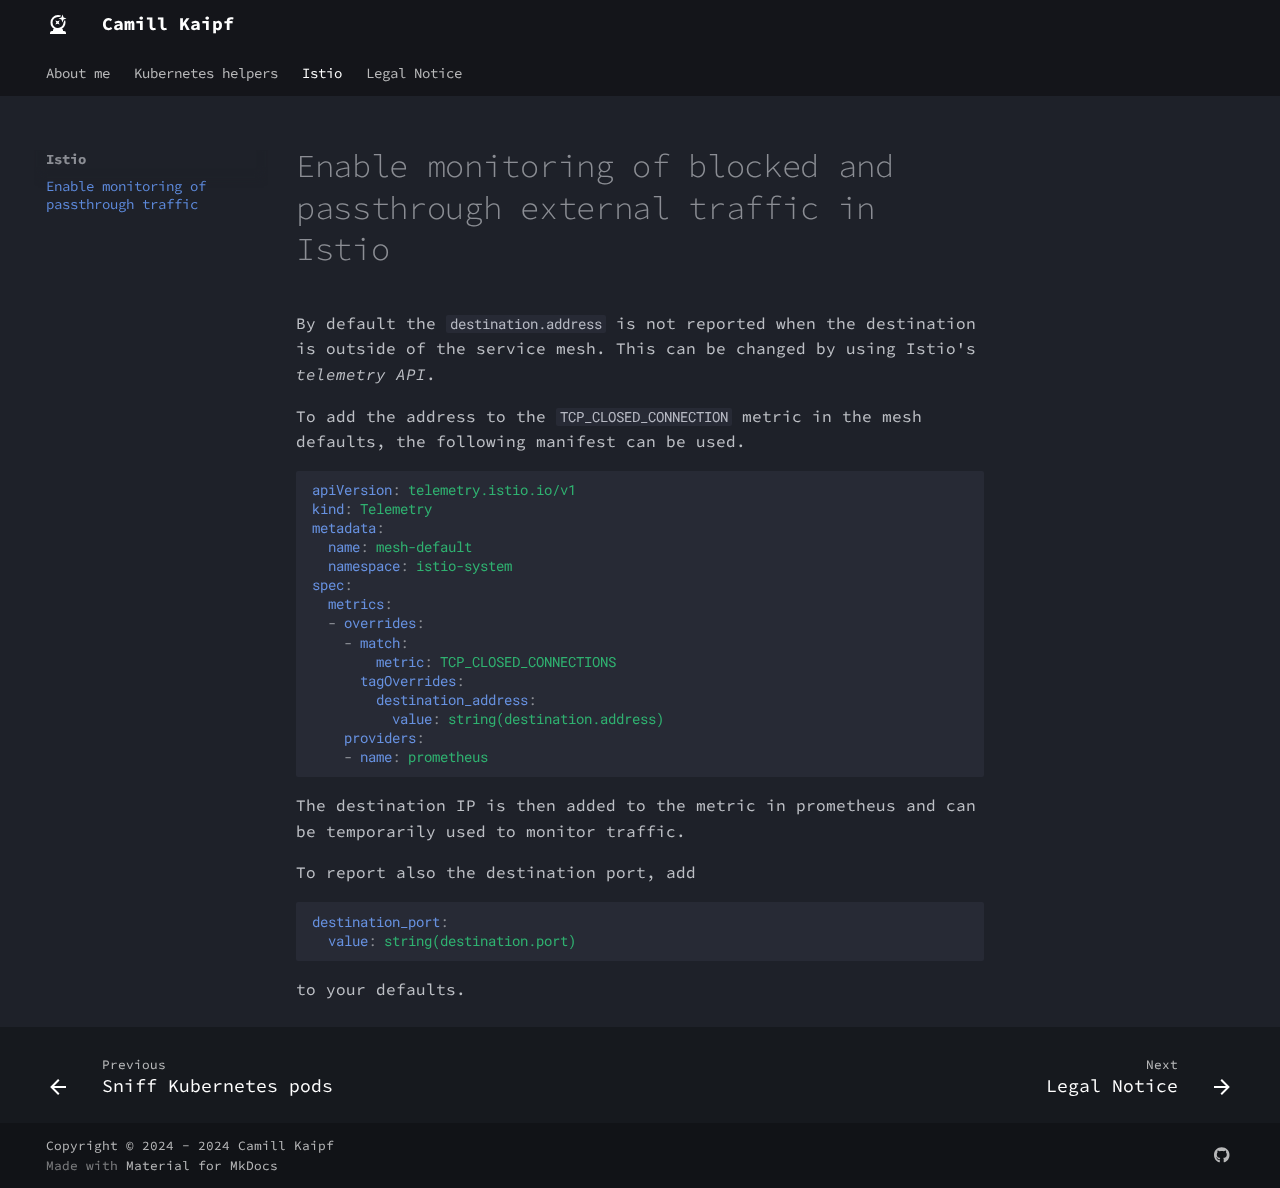
<file: istio/enable-passthrough-monitoring/index.html>
<!doctype html>
<html lang="en" class="no-js">
  <head>
    
      <meta charset="utf-8">
      <meta name="viewport" content="width=device-width,initial-scale=1">
      
      
      
        <link rel="canonical" href="https://ckaipf.github.io/istio/enable-passthrough-monitoring/">
      
      
        <link rel="prev" href="../../kubernetes-helpers/sniff-kubernetes-pods/">
      
      
        <link rel="next" href="../../legal-notice/">
      
      
      <link rel="icon" href="../../assets/images/favicon.png">
      <meta name="generator" content="mkdocs-1.6.0, mkdocs-material-9.5.27">
    
    
      
        <title>Enable monitoring of passthrough traffic - Camill Kaipf</title>
      
    
    
      <link rel="stylesheet" href="../../assets/stylesheets/main.6543a935.min.css">
      
        
        <link rel="stylesheet" href="../../assets/stylesheets/palette.06af60db.min.css">
      
      


    
    
      
    
    
      
        
        
        
        <link rel="stylesheet" href="../../assets/external/fonts.googleapis.com/css.d1274daf.css">
        <style>:root{--md-text-font:"Source Code Pro";--md-code-font:"Roboto Mono"}</style>
      
    
    
    <script>__md_scope=new URL("../..",location),__md_hash=e=>[...e].reduce((e,_)=>(e<<5)-e+_.charCodeAt(0),0),__md_get=(e,_=localStorage,t=__md_scope)=>JSON.parse(_.getItem(t.pathname+"."+e)),__md_set=(e,_,t=localStorage,a=__md_scope)=>{try{t.setItem(a.pathname+"."+e,JSON.stringify(_))}catch(e){}}</script>
    
      

    
    
    
  </head>
  
  
    
    
      
    
    
    
    
    <body dir="ltr" data-md-color-scheme="slate" data-md-color-primary="black" data-md-color-accent="purple">
  
    
    <input class="md-toggle" data-md-toggle="drawer" type="checkbox" id="__drawer" autocomplete="off">
    <input class="md-toggle" data-md-toggle="search" type="checkbox" id="__search" autocomplete="off">
    <label class="md-overlay" for="__drawer"></label>
    <div data-md-component="skip">
      
        
        <a href="#enable-monitoring-of-blocked-and-passthrough-external-traffic-in-istio" class="md-skip">
          Skip to content
        </a>
      
    </div>
    <div data-md-component="announce">
      
    </div>
    
    
      

<header class="md-header" data-md-component="header">
  <nav class="md-header__inner md-grid" aria-label="Header">
    <a href="../.." title="Camill Kaipf" class="md-header__button md-logo" aria-label="Camill Kaipf" data-md-component="logo">
      
  
  <svg xmlns="http://www.w3.org/2000/svg" viewBox="0 0 24 24"><path d="m9.38 8.38 2.12.96 2.12-.96-.96 2.12.96 2.12-2.12-.96-2.12.96.96-2.12-.96-2.12M16.5 2.5l1.09 2.91L20.5 6.5l-2.91 1.09-1.09 2.91-1.09-2.91L12.5 6.5l2.91-1.09L16.5 2.5M6 19h1v-1a1 1 0 0 1 1-1h.26a7.473 7.473 0 0 1-3.76-6.5A7.5 7.5 0 0 1 12 3c1.05 0 2.05.22 2.96.61l-.37.98-1.42.53C12.79 5.04 12.4 5 12 5a5.5 5.5 0 0 0-5.5 5.5A5.5 5.5 0 0 0 12 16c2.91 0 5.3-2.27 5.5-5.13l.91-2.46.71-.27c.25.74.38 1.54.38 2.36 0 2.78-1.5 5.2-3.76 6.5H16a1 1 0 0 1 1 1v1h1a2 2 0 0 1 2 2v1H4v-1a2 2 0 0 1 2-2Z"/></svg>

    </a>
    <label class="md-header__button md-icon" for="__drawer">
      
      <svg xmlns="http://www.w3.org/2000/svg" viewBox="0 0 24 24"><path d="M3 6h18v2H3V6m0 5h18v2H3v-2m0 5h18v2H3v-2Z"/></svg>
    </label>
    <div class="md-header__title" data-md-component="header-title">
      <div class="md-header__ellipsis">
        <div class="md-header__topic">
          <span class="md-ellipsis">
            Camill Kaipf
          </span>
        </div>
        <div class="md-header__topic" data-md-component="header-topic">
          <span class="md-ellipsis">
            
              Enable monitoring of passthrough traffic
            
          </span>
        </div>
      </div>
    </div>
    
      
        <form class="md-header__option" data-md-component="palette">
  
    
    
    
    <input class="md-option" data-md-color-media="" data-md-color-scheme="slate" data-md-color-primary="black" data-md-color-accent="purple"  aria-hidden="true"  type="radio" name="__palette" id="__palette_0">
    
  
</form>
      
    
    
      <script>var media,input,key,value,palette=__md_get("__palette");if(palette&&palette.color){"(prefers-color-scheme)"===palette.color.media&&(media=matchMedia("(prefers-color-scheme: light)"),input=document.querySelector(media.matches?"[data-md-color-media='(prefers-color-scheme: light)']":"[data-md-color-media='(prefers-color-scheme: dark)']"),palette.color.media=input.getAttribute("data-md-color-media"),palette.color.scheme=input.getAttribute("data-md-color-scheme"),palette.color.primary=input.getAttribute("data-md-color-primary"),palette.color.accent=input.getAttribute("data-md-color-accent"));for([key,value]of Object.entries(palette.color))document.body.setAttribute("data-md-color-"+key,value)}</script>
    
    
    
    
  </nav>
  
</header>
    
    <div class="md-container" data-md-component="container">
      
      
        
          
            
<nav class="md-tabs" aria-label="Tabs" data-md-component="tabs">
  <div class="md-grid">
    <ul class="md-tabs__list">
      
        
  
  
  
    <li class="md-tabs__item">
      <a href="../.." class="md-tabs__link">
        
  
    
  
  About me

      </a>
    </li>
  

      
        
  
  
  
    
    
      <li class="md-tabs__item">
        <a href="../../kubernetes-helpers/kubernetes-helpers/" class="md-tabs__link">
          
  
    
  
  Kubernetes helpers

        </a>
      </li>
    
  

      
        
  
  
    
  
  
    
    
      <li class="md-tabs__item md-tabs__item--active">
        <a href="./" class="md-tabs__link">
          
  
    
  
  Istio

        </a>
      </li>
    
  

      
        
  
  
  
    <li class="md-tabs__item">
      <a href="../../legal-notice/" class="md-tabs__link">
        
  
    
  
  Legal Notice

      </a>
    </li>
  

      
    </ul>
  </div>
</nav>
          
        
      
      <main class="md-main" data-md-component="main">
        <div class="md-main__inner md-grid">
          
            
              
              <div class="md-sidebar md-sidebar--primary" data-md-component="sidebar" data-md-type="navigation" >
                <div class="md-sidebar__scrollwrap">
                  <div class="md-sidebar__inner">
                    


  


<nav class="md-nav md-nav--primary md-nav--lifted" aria-label="Navigation" data-md-level="0">
  <label class="md-nav__title" for="__drawer">
    <a href="../.." title="Camill Kaipf" class="md-nav__button md-logo" aria-label="Camill Kaipf" data-md-component="logo">
      
  
  <svg xmlns="http://www.w3.org/2000/svg" viewBox="0 0 24 24"><path d="m9.38 8.38 2.12.96 2.12-.96-.96 2.12.96 2.12-2.12-.96-2.12.96.96-2.12-.96-2.12M16.5 2.5l1.09 2.91L20.5 6.5l-2.91 1.09-1.09 2.91-1.09-2.91L12.5 6.5l2.91-1.09L16.5 2.5M6 19h1v-1a1 1 0 0 1 1-1h.26a7.473 7.473 0 0 1-3.76-6.5A7.5 7.5 0 0 1 12 3c1.05 0 2.05.22 2.96.61l-.37.98-1.42.53C12.79 5.04 12.4 5 12 5a5.5 5.5 0 0 0-5.5 5.5A5.5 5.5 0 0 0 12 16c2.91 0 5.3-2.27 5.5-5.13l.91-2.46.71-.27c.25.74.38 1.54.38 2.36 0 2.78-1.5 5.2-3.76 6.5H16a1 1 0 0 1 1 1v1h1a2 2 0 0 1 2 2v1H4v-1a2 2 0 0 1 2-2Z"/></svg>

    </a>
    Camill Kaipf
  </label>
  
  <ul class="md-nav__list" data-md-scrollfix>
    
      
      
  
  
  
  
    <li class="md-nav__item">
      <a href="../.." class="md-nav__link">
        
  
  <span class="md-ellipsis">
    About me
  </span>
  

      </a>
    </li>
  

    
      
      
  
  
  
  
    
    
      
        
      
        
      
    
    
      
      
    
    
    <li class="md-nav__item md-nav__item--nested">
      
        
        
        <input class="md-nav__toggle md-toggle " type="checkbox" id="__nav_2" >
        
          
          <label class="md-nav__link" for="__nav_2" id="__nav_2_label" tabindex="0">
            
  
  <span class="md-ellipsis">
    Kubernetes helpers
  </span>
  

            <span class="md-nav__icon md-icon"></span>
          </label>
        
        <nav class="md-nav" data-md-level="1" aria-labelledby="__nav_2_label" aria-expanded="false">
          <label class="md-nav__title" for="__nav_2">
            <span class="md-nav__icon md-icon"></span>
            Kubernetes helpers
          </label>
          <ul class="md-nav__list" data-md-scrollfix>
            
              
                
  
  
  
  
    <li class="md-nav__item">
      <a href="../../kubernetes-helpers/kubernetes-helpers/" class="md-nav__link">
        
  
  <span class="md-ellipsis">
    Helpers with fzf
  </span>
  

      </a>
    </li>
  

              
            
              
                
  
  
  
  
    <li class="md-nav__item">
      <a href="../../kubernetes-helpers/sniff-kubernetes-pods/" class="md-nav__link">
        
  
  <span class="md-ellipsis">
    Sniff Kubernetes pods
  </span>
  

      </a>
    </li>
  

              
            
          </ul>
        </nav>
      
    </li>
  

    
      
      
  
  
    
  
  
  
    
    
      
        
      
    
    
      
        
        
      
      
    
    
    <li class="md-nav__item md-nav__item--active md-nav__item--section md-nav__item--nested">
      
        
        
        <input class="md-nav__toggle md-toggle " type="checkbox" id="__nav_3" checked>
        
          
          <label class="md-nav__link" for="__nav_3" id="__nav_3_label" tabindex="">
            
  
  <span class="md-ellipsis">
    Istio
  </span>
  

            <span class="md-nav__icon md-icon"></span>
          </label>
        
        <nav class="md-nav" data-md-level="1" aria-labelledby="__nav_3_label" aria-expanded="true">
          <label class="md-nav__title" for="__nav_3">
            <span class="md-nav__icon md-icon"></span>
            Istio
          </label>
          <ul class="md-nav__list" data-md-scrollfix>
            
              
                
  
  
    
  
  
  
    <li class="md-nav__item md-nav__item--active">
      
      <input class="md-nav__toggle md-toggle" type="checkbox" id="__toc">
      
      
        
      
      
      <a href="./" class="md-nav__link md-nav__link--active">
        
  
  <span class="md-ellipsis">
    Enable monitoring of passthrough traffic
  </span>
  

      </a>
      
    </li>
  

              
            
          </ul>
        </nav>
      
    </li>
  

    
      
      
  
  
  
  
    <li class="md-nav__item">
      <a href="../../legal-notice/" class="md-nav__link">
        
  
  <span class="md-ellipsis">
    Legal Notice
  </span>
  

      </a>
    </li>
  

    
  </ul>
</nav>
                  </div>
                </div>
              </div>
            
            
              
              <div class="md-sidebar md-sidebar--secondary" data-md-component="sidebar" data-md-type="toc" >
                <div class="md-sidebar__scrollwrap">
                  <div class="md-sidebar__inner">
                    

<nav class="md-nav md-nav--secondary" aria-label="Table of contents">
  
  
  
    
  
  
</nav>
                  </div>
                </div>
              </div>
            
          
          
            <div class="md-content" data-md-component="content">
              <article class="md-content__inner md-typeset">
                
                  


<h1 id="enable-monitoring-of-blocked-and-passthrough-external-traffic-in-istio">Enable monitoring of blocked and passthrough external traffic in Istio</h1>
<p>By default the <code>destination.address</code> is not reported when the destination is outside of the service mesh. This can be changed by using Istio's <em>telemetry API</em>. </p>
<p>To add the address to the <code>TCP_CLOSED_CONNECTION</code> metric in the mesh defaults, the following manifest can be used.</p>
<div class="language-yaml highlight"><pre><span></span><code><span id="__span-0-1"><a id="__codelineno-0-1" name="__codelineno-0-1" href="#__codelineno-0-1"></a><span class="nt">apiVersion</span><span class="p">:</span><span class="w"> </span><span class="l l-Scalar l-Scalar-Plain">telemetry.istio.io/v1</span>
</span><span id="__span-0-2"><a id="__codelineno-0-2" name="__codelineno-0-2" href="#__codelineno-0-2"></a><span class="nt">kind</span><span class="p">:</span><span class="w"> </span><span class="l l-Scalar l-Scalar-Plain">Telemetry</span>
</span><span id="__span-0-3"><a id="__codelineno-0-3" name="__codelineno-0-3" href="#__codelineno-0-3"></a><span class="nt">metadata</span><span class="p">:</span>
</span><span id="__span-0-4"><a id="__codelineno-0-4" name="__codelineno-0-4" href="#__codelineno-0-4"></a><span class="w">  </span><span class="nt">name</span><span class="p">:</span><span class="w"> </span><span class="l l-Scalar l-Scalar-Plain">mesh-default</span>
</span><span id="__span-0-5"><a id="__codelineno-0-5" name="__codelineno-0-5" href="#__codelineno-0-5"></a><span class="w">  </span><span class="nt">namespace</span><span class="p">:</span><span class="w"> </span><span class="l l-Scalar l-Scalar-Plain">istio-system</span>
</span><span id="__span-0-6"><a id="__codelineno-0-6" name="__codelineno-0-6" href="#__codelineno-0-6"></a><span class="nt">spec</span><span class="p">:</span>
</span><span id="__span-0-7"><a id="__codelineno-0-7" name="__codelineno-0-7" href="#__codelineno-0-7"></a><span class="w">  </span><span class="nt">metrics</span><span class="p">:</span>
</span><span id="__span-0-8"><a id="__codelineno-0-8" name="__codelineno-0-8" href="#__codelineno-0-8"></a><span class="w">  </span><span class="p p-Indicator">-</span><span class="w"> </span><span class="nt">overrides</span><span class="p">:</span>
</span><span id="__span-0-9"><a id="__codelineno-0-9" name="__codelineno-0-9" href="#__codelineno-0-9"></a><span class="w">    </span><span class="p p-Indicator">-</span><span class="w"> </span><span class="nt">match</span><span class="p">:</span>
</span><span id="__span-0-10"><a id="__codelineno-0-10" name="__codelineno-0-10" href="#__codelineno-0-10"></a><span class="w">        </span><span class="nt">metric</span><span class="p">:</span><span class="w"> </span><span class="l l-Scalar l-Scalar-Plain">TCP_CLOSED_CONNECTIONS</span>
</span><span id="__span-0-11"><a id="__codelineno-0-11" name="__codelineno-0-11" href="#__codelineno-0-11"></a><span class="w">      </span><span class="nt">tagOverrides</span><span class="p">:</span>
</span><span id="__span-0-12"><a id="__codelineno-0-12" name="__codelineno-0-12" href="#__codelineno-0-12"></a><span class="w">        </span><span class="nt">destination_address</span><span class="p">:</span>
</span><span id="__span-0-13"><a id="__codelineno-0-13" name="__codelineno-0-13" href="#__codelineno-0-13"></a><span class="w">          </span><span class="nt">value</span><span class="p">:</span><span class="w"> </span><span class="l l-Scalar l-Scalar-Plain">string(destination.address)</span>
</span><span id="__span-0-14"><a id="__codelineno-0-14" name="__codelineno-0-14" href="#__codelineno-0-14"></a><span class="w">    </span><span class="nt">providers</span><span class="p">:</span>
</span><span id="__span-0-15"><a id="__codelineno-0-15" name="__codelineno-0-15" href="#__codelineno-0-15"></a><span class="w">    </span><span class="p p-Indicator">-</span><span class="w"> </span><span class="nt">name</span><span class="p">:</span><span class="w"> </span><span class="l l-Scalar l-Scalar-Plain">prometheus</span>
</span></code></pre></div>
<p>The destination IP is then added to the metric in prometheus and can be temporarily used to monitor traffic.</p>
<p>To report also the destination port, add </p>
<div class="language-yaml highlight"><pre><span></span><code><span id="__span-1-1"><a id="__codelineno-1-1" name="__codelineno-1-1" href="#__codelineno-1-1"></a><span class="nt">destination_port</span><span class="p">:</span>
</span><span id="__span-1-2"><a id="__codelineno-1-2" name="__codelineno-1-2" href="#__codelineno-1-2"></a><span class="w">  </span><span class="nt">value</span><span class="p">:</span><span class="w"> </span><span class="l l-Scalar l-Scalar-Plain">string(destination.port)</span>
</span></code></pre></div>
<p>to your defaults.</p>












                
              </article>
            </div>
          
          
<script>var target=document.getElementById(location.hash.slice(1));target&&target.name&&(target.checked=target.name.startsWith("__tabbed_"))</script>
        </div>
        
      </main>
      
        <footer class="md-footer">
  
    
      
      <nav class="md-footer__inner md-grid" aria-label="Footer" >
        
          
          <a href="../../kubernetes-helpers/sniff-kubernetes-pods/" class="md-footer__link md-footer__link--prev" aria-label="Previous: Sniff Kubernetes pods">
            <div class="md-footer__button md-icon">
              
              <svg xmlns="http://www.w3.org/2000/svg" viewBox="0 0 24 24"><path d="M20 11v2H8l5.5 5.5-1.42 1.42L4.16 12l7.92-7.92L13.5 5.5 8 11h12Z"/></svg>
            </div>
            <div class="md-footer__title">
              <span class="md-footer__direction">
                Previous
              </span>
              <div class="md-ellipsis">
                Sniff Kubernetes pods
              </div>
            </div>
          </a>
        
        
          
          <a href="../../legal-notice/" class="md-footer__link md-footer__link--next" aria-label="Next: Legal Notice">
            <div class="md-footer__title">
              <span class="md-footer__direction">
                Next
              </span>
              <div class="md-ellipsis">
                Legal Notice
              </div>
            </div>
            <div class="md-footer__button md-icon">
              
              <svg xmlns="http://www.w3.org/2000/svg" viewBox="0 0 24 24"><path d="M4 11v2h12l-5.5 5.5 1.42 1.42L19.84 12l-7.92-7.92L10.5 5.5 16 11H4Z"/></svg>
            </div>
          </a>
        
      </nav>
    
  
  <div class="md-footer-meta md-typeset">
    <div class="md-footer-meta__inner md-grid">
      <div class="md-copyright">
  
    <div class="md-copyright__highlight">
      Copyright &copy; 2024 - 2024 Camill Kaipf

    </div>
  
  
    Made with
    <a href="https://squidfunk.github.io/mkdocs-material/" target="_blank" rel="noopener">
      Material for MkDocs
    </a>
  
</div>
      
        <div class="md-social">
  
    
    
    
    
      
      
    
    <a href="https://github.com/ckaipf" target="_blank" rel="noopener" title="github.com" class="md-social__link">
      <svg xmlns="http://www.w3.org/2000/svg" viewBox="0 0 496 512"><!--! Font Awesome Free 6.5.2 by @fontawesome - https://fontawesome.com License - https://fontawesome.com/license/free (Icons: CC BY 4.0, Fonts: SIL OFL 1.1, Code: MIT License) Copyright 2024 Fonticons, Inc.--><path d="M165.9 397.4c0 2-2.3 3.6-5.2 3.6-3.3.3-5.6-1.3-5.6-3.6 0-2 2.3-3.6 5.2-3.6 3-.3 5.6 1.3 5.6 3.6zm-31.1-4.5c-.7 2 1.3 4.3 4.3 4.9 2.6 1 5.6 0 6.2-2s-1.3-4.3-4.3-5.2c-2.6-.7-5.5.3-6.2 2.3zm44.2-1.7c-2.9.7-4.9 2.6-4.6 4.9.3 2 2.9 3.3 5.9 2.6 2.9-.7 4.9-2.6 4.6-4.6-.3-1.9-3-3.2-5.9-2.9zM244.8 8C106.1 8 0 113.3 0 252c0 110.9 69.8 205.8 169.5 239.2 12.8 2.3 17.3-5.6 17.3-12.1 0-6.2-.3-40.4-.3-61.4 0 0-70 15-84.7-29.8 0 0-11.4-29.1-27.8-36.6 0 0-22.9-15.7 1.6-15.4 0 0 24.9 2 38.6 25.8 21.9 38.6 58.6 27.5 72.9 20.9 2.3-16 8.8-27.1 16-33.7-55.9-6.2-112.3-14.3-112.3-110.5 0-27.5 7.6-41.3 23.6-58.9-2.6-6.5-11.1-33.3 2.6-67.9 20.9-6.5 69 27 69 27 20-5.6 41.5-8.5 62.8-8.5s42.8 2.9 62.8 8.5c0 0 48.1-33.6 69-27 13.7 34.7 5.2 61.4 2.6 67.9 16 17.7 25.8 31.5 25.8 58.9 0 96.5-58.9 104.2-114.8 110.5 9.2 7.9 17 22.9 17 46.4 0 33.7-.3 75.4-.3 83.6 0 6.5 4.6 14.4 17.3 12.1C428.2 457.8 496 362.9 496 252 496 113.3 383.5 8 244.8 8zM97.2 352.9c-1.3 1-1 3.3.7 5.2 1.6 1.6 3.9 2.3 5.2 1 1.3-1 1-3.3-.7-5.2-1.6-1.6-3.9-2.3-5.2-1zm-10.8-8.1c-.7 1.3.3 2.9 2.3 3.9 1.6 1 3.6.7 4.3-.7.7-1.3-.3-2.9-2.3-3.9-2-.6-3.6-.3-4.3.7zm32.4 35.6c-1.6 1.3-1 4.3 1.3 6.2 2.3 2.3 5.2 2.6 6.5 1 1.3-1.3.7-4.3-1.3-6.2-2.2-2.3-5.2-2.6-6.5-1zm-11.4-14.7c-1.6 1-1.6 3.6 0 5.9 1.6 2.3 4.3 3.3 5.6 2.3 1.6-1.3 1.6-3.9 0-6.2-1.4-2.3-4-3.3-5.6-2z"/></svg>
    </a>
  
</div>
      
    </div>
  </div>
</footer>
      
    </div>
    <div class="md-dialog" data-md-component="dialog">
      <div class="md-dialog__inner md-typeset"></div>
    </div>
    
    
    <script id="__config" type="application/json">{"base": "../..", "features": ["navigation.indexes", "navigation.footer", "navigation.tabs"], "search": "../../assets/javascripts/workers/search.b8dbb3d2.min.js", "translations": {"clipboard.copied": "Copied to clipboard", "clipboard.copy": "Copy to clipboard", "search.result.more.one": "1 more on this page", "search.result.more.other": "# more on this page", "search.result.none": "No matching documents", "search.result.one": "1 matching document", "search.result.other": "# matching documents", "search.result.placeholder": "Type to start searching", "search.result.term.missing": "Missing", "select.version": "Select version"}}</script>
    
    
      <script src="../../assets/javascripts/bundle.ad660dcc.min.js"></script>
      
    
  </body>
</html>
</file>
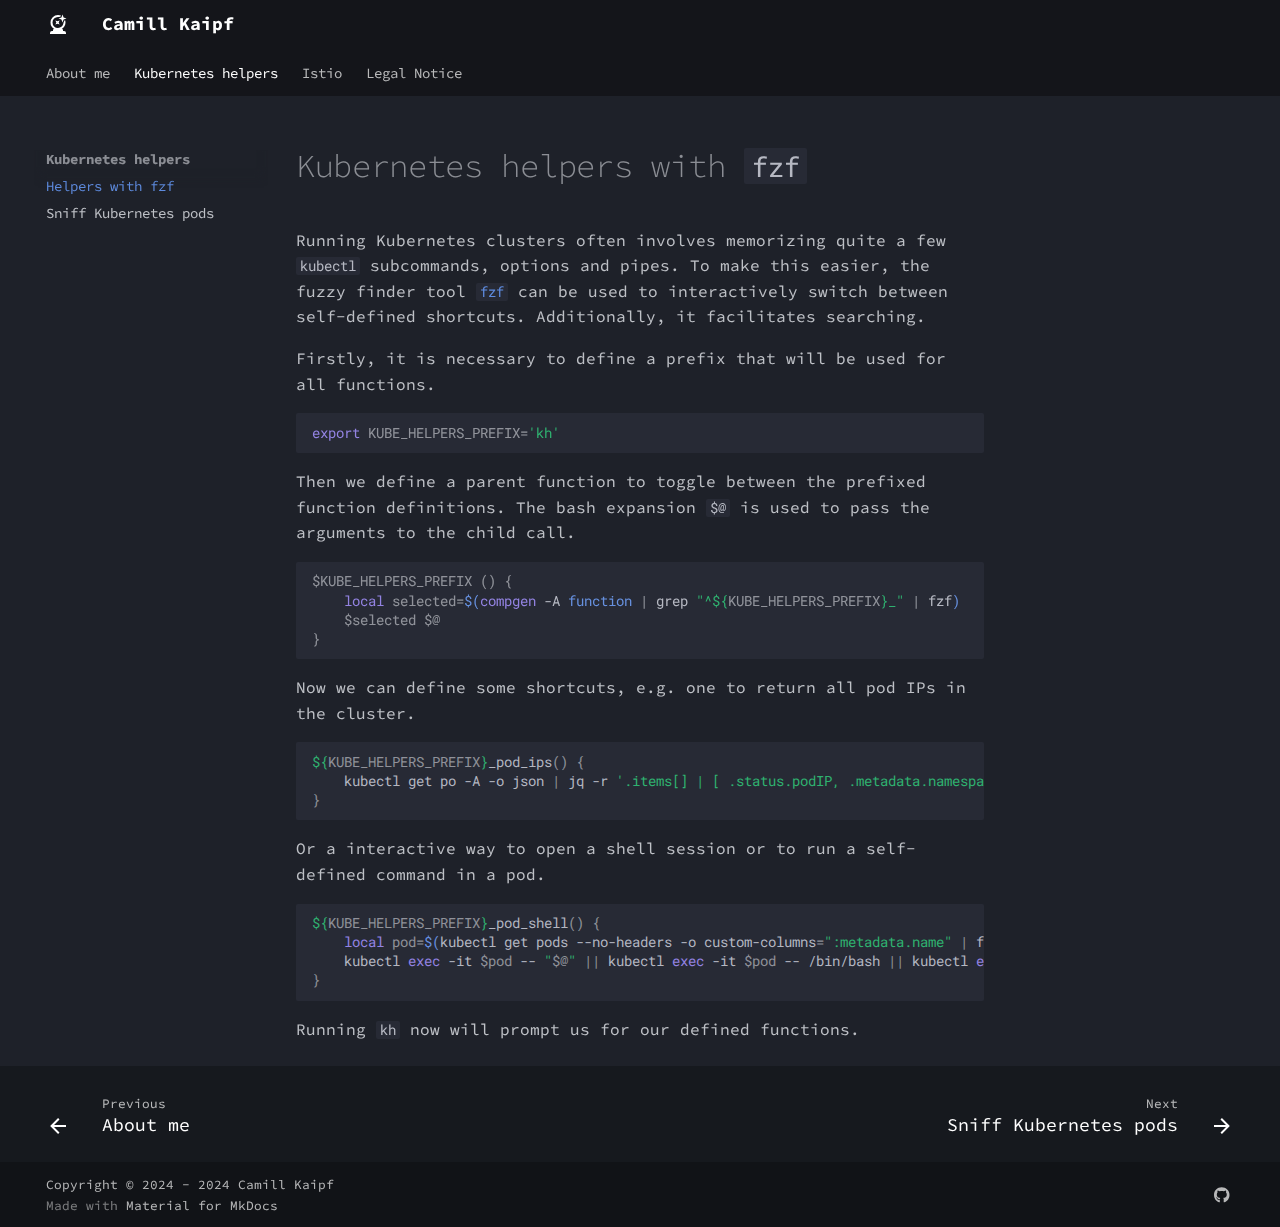
<file: kubernetes-helpers/kubernetes-helpers/index.html>
<!doctype html>
<html lang="en" class="no-js">
  <head>
    
      <meta charset="utf-8">
      <meta name="viewport" content="width=device-width,initial-scale=1">
      
      
      
        <link rel="canonical" href="https://ckaipf.github.io/kubernetes-helpers/kubernetes-helpers/">
      
      
        <link rel="prev" href="../..">
      
      
        <link rel="next" href="../sniff-kubernetes-pods/">
      
      
      <link rel="icon" href="../../assets/images/favicon.png">
      <meta name="generator" content="mkdocs-1.6.0, mkdocs-material-9.5.27">
    
    
      
        <title>Helpers with fzf - Camill Kaipf</title>
      
    
    
      <link rel="stylesheet" href="../../assets/stylesheets/main.6543a935.min.css">
      
        
        <link rel="stylesheet" href="../../assets/stylesheets/palette.06af60db.min.css">
      
      


    
    
      
    
    
      
        
        
        
        <link rel="stylesheet" href="../../assets/external/fonts.googleapis.com/css.d1274daf.css">
        <style>:root{--md-text-font:"Source Code Pro";--md-code-font:"Roboto Mono"}</style>
      
    
    
    <script>__md_scope=new URL("../..",location),__md_hash=e=>[...e].reduce((e,_)=>(e<<5)-e+_.charCodeAt(0),0),__md_get=(e,_=localStorage,t=__md_scope)=>JSON.parse(_.getItem(t.pathname+"."+e)),__md_set=(e,_,t=localStorage,a=__md_scope)=>{try{t.setItem(a.pathname+"."+e,JSON.stringify(_))}catch(e){}}</script>
    
      

    
    
    
  </head>
  
  
    
    
      
    
    
    
    
    <body dir="ltr" data-md-color-scheme="slate" data-md-color-primary="black" data-md-color-accent="purple">
  
    
    <input class="md-toggle" data-md-toggle="drawer" type="checkbox" id="__drawer" autocomplete="off">
    <input class="md-toggle" data-md-toggle="search" type="checkbox" id="__search" autocomplete="off">
    <label class="md-overlay" for="__drawer"></label>
    <div data-md-component="skip">
      
        
        <a href="#kubernetes-helpers-with-fzf" class="md-skip">
          Skip to content
        </a>
      
    </div>
    <div data-md-component="announce">
      
    </div>
    
    
      

<header class="md-header" data-md-component="header">
  <nav class="md-header__inner md-grid" aria-label="Header">
    <a href="../.." title="Camill Kaipf" class="md-header__button md-logo" aria-label="Camill Kaipf" data-md-component="logo">
      
  
  <svg xmlns="http://www.w3.org/2000/svg" viewBox="0 0 24 24"><path d="m9.38 8.38 2.12.96 2.12-.96-.96 2.12.96 2.12-2.12-.96-2.12.96.96-2.12-.96-2.12M16.5 2.5l1.09 2.91L20.5 6.5l-2.91 1.09-1.09 2.91-1.09-2.91L12.5 6.5l2.91-1.09L16.5 2.5M6 19h1v-1a1 1 0 0 1 1-1h.26a7.473 7.473 0 0 1-3.76-6.5A7.5 7.5 0 0 1 12 3c1.05 0 2.05.22 2.96.61l-.37.98-1.42.53C12.79 5.04 12.4 5 12 5a5.5 5.5 0 0 0-5.5 5.5A5.5 5.5 0 0 0 12 16c2.91 0 5.3-2.27 5.5-5.13l.91-2.46.71-.27c.25.74.38 1.54.38 2.36 0 2.78-1.5 5.2-3.76 6.5H16a1 1 0 0 1 1 1v1h1a2 2 0 0 1 2 2v1H4v-1a2 2 0 0 1 2-2Z"/></svg>

    </a>
    <label class="md-header__button md-icon" for="__drawer">
      
      <svg xmlns="http://www.w3.org/2000/svg" viewBox="0 0 24 24"><path d="M3 6h18v2H3V6m0 5h18v2H3v-2m0 5h18v2H3v-2Z"/></svg>
    </label>
    <div class="md-header__title" data-md-component="header-title">
      <div class="md-header__ellipsis">
        <div class="md-header__topic">
          <span class="md-ellipsis">
            Camill Kaipf
          </span>
        </div>
        <div class="md-header__topic" data-md-component="header-topic">
          <span class="md-ellipsis">
            
              Helpers with fzf
            
          </span>
        </div>
      </div>
    </div>
    
      
        <form class="md-header__option" data-md-component="palette">
  
    
    
    
    <input class="md-option" data-md-color-media="" data-md-color-scheme="slate" data-md-color-primary="black" data-md-color-accent="purple"  aria-hidden="true"  type="radio" name="__palette" id="__palette_0">
    
  
</form>
      
    
    
      <script>var media,input,key,value,palette=__md_get("__palette");if(palette&&palette.color){"(prefers-color-scheme)"===palette.color.media&&(media=matchMedia("(prefers-color-scheme: light)"),input=document.querySelector(media.matches?"[data-md-color-media='(prefers-color-scheme: light)']":"[data-md-color-media='(prefers-color-scheme: dark)']"),palette.color.media=input.getAttribute("data-md-color-media"),palette.color.scheme=input.getAttribute("data-md-color-scheme"),palette.color.primary=input.getAttribute("data-md-color-primary"),palette.color.accent=input.getAttribute("data-md-color-accent"));for([key,value]of Object.entries(palette.color))document.body.setAttribute("data-md-color-"+key,value)}</script>
    
    
    
    
  </nav>
  
</header>
    
    <div class="md-container" data-md-component="container">
      
      
        
          
            
<nav class="md-tabs" aria-label="Tabs" data-md-component="tabs">
  <div class="md-grid">
    <ul class="md-tabs__list">
      
        
  
  
  
    <li class="md-tabs__item">
      <a href="../.." class="md-tabs__link">
        
  
    
  
  About me

      </a>
    </li>
  

      
        
  
  
    
  
  
    
    
      <li class="md-tabs__item md-tabs__item--active">
        <a href="./" class="md-tabs__link">
          
  
    
  
  Kubernetes helpers

        </a>
      </li>
    
  

      
        
  
  
  
    
    
      <li class="md-tabs__item">
        <a href="../../istio/enable-passthrough-monitoring/" class="md-tabs__link">
          
  
    
  
  Istio

        </a>
      </li>
    
  

      
        
  
  
  
    <li class="md-tabs__item">
      <a href="../../legal-notice/" class="md-tabs__link">
        
  
    
  
  Legal Notice

      </a>
    </li>
  

      
    </ul>
  </div>
</nav>
          
        
      
      <main class="md-main" data-md-component="main">
        <div class="md-main__inner md-grid">
          
            
              
              <div class="md-sidebar md-sidebar--primary" data-md-component="sidebar" data-md-type="navigation" >
                <div class="md-sidebar__scrollwrap">
                  <div class="md-sidebar__inner">
                    


  


<nav class="md-nav md-nav--primary md-nav--lifted" aria-label="Navigation" data-md-level="0">
  <label class="md-nav__title" for="__drawer">
    <a href="../.." title="Camill Kaipf" class="md-nav__button md-logo" aria-label="Camill Kaipf" data-md-component="logo">
      
  
  <svg xmlns="http://www.w3.org/2000/svg" viewBox="0 0 24 24"><path d="m9.38 8.38 2.12.96 2.12-.96-.96 2.12.96 2.12-2.12-.96-2.12.96.96-2.12-.96-2.12M16.5 2.5l1.09 2.91L20.5 6.5l-2.91 1.09-1.09 2.91-1.09-2.91L12.5 6.5l2.91-1.09L16.5 2.5M6 19h1v-1a1 1 0 0 1 1-1h.26a7.473 7.473 0 0 1-3.76-6.5A7.5 7.5 0 0 1 12 3c1.05 0 2.05.22 2.96.61l-.37.98-1.42.53C12.79 5.04 12.4 5 12 5a5.5 5.5 0 0 0-5.5 5.5A5.5 5.5 0 0 0 12 16c2.91 0 5.3-2.27 5.5-5.13l.91-2.46.71-.27c.25.74.38 1.54.38 2.36 0 2.78-1.5 5.2-3.76 6.5H16a1 1 0 0 1 1 1v1h1a2 2 0 0 1 2 2v1H4v-1a2 2 0 0 1 2-2Z"/></svg>

    </a>
    Camill Kaipf
  </label>
  
  <ul class="md-nav__list" data-md-scrollfix>
    
      
      
  
  
  
  
    <li class="md-nav__item">
      <a href="../.." class="md-nav__link">
        
  
  <span class="md-ellipsis">
    About me
  </span>
  

      </a>
    </li>
  

    
      
      
  
  
    
  
  
  
    
    
      
        
      
        
      
    
    
      
        
        
      
      
    
    
    <li class="md-nav__item md-nav__item--active md-nav__item--section md-nav__item--nested">
      
        
        
        <input class="md-nav__toggle md-toggle " type="checkbox" id="__nav_2" checked>
        
          
          <label class="md-nav__link" for="__nav_2" id="__nav_2_label" tabindex="">
            
  
  <span class="md-ellipsis">
    Kubernetes helpers
  </span>
  

            <span class="md-nav__icon md-icon"></span>
          </label>
        
        <nav class="md-nav" data-md-level="1" aria-labelledby="__nav_2_label" aria-expanded="true">
          <label class="md-nav__title" for="__nav_2">
            <span class="md-nav__icon md-icon"></span>
            Kubernetes helpers
          </label>
          <ul class="md-nav__list" data-md-scrollfix>
            
              
                
  
  
    
  
  
  
    <li class="md-nav__item md-nav__item--active">
      
      <input class="md-nav__toggle md-toggle" type="checkbox" id="__toc">
      
      
        
      
      
      <a href="./" class="md-nav__link md-nav__link--active">
        
  
  <span class="md-ellipsis">
    Helpers with fzf
  </span>
  

      </a>
      
    </li>
  

              
            
              
                
  
  
  
  
    <li class="md-nav__item">
      <a href="../sniff-kubernetes-pods/" class="md-nav__link">
        
  
  <span class="md-ellipsis">
    Sniff Kubernetes pods
  </span>
  

      </a>
    </li>
  

              
            
          </ul>
        </nav>
      
    </li>
  

    
      
      
  
  
  
  
    
    
      
        
      
    
    
      
      
    
    
    <li class="md-nav__item md-nav__item--nested">
      
        
        
        <input class="md-nav__toggle md-toggle " type="checkbox" id="__nav_3" >
        
          
          <label class="md-nav__link" for="__nav_3" id="__nav_3_label" tabindex="0">
            
  
  <span class="md-ellipsis">
    Istio
  </span>
  

            <span class="md-nav__icon md-icon"></span>
          </label>
        
        <nav class="md-nav" data-md-level="1" aria-labelledby="__nav_3_label" aria-expanded="false">
          <label class="md-nav__title" for="__nav_3">
            <span class="md-nav__icon md-icon"></span>
            Istio
          </label>
          <ul class="md-nav__list" data-md-scrollfix>
            
              
                
  
  
  
  
    <li class="md-nav__item">
      <a href="../../istio/enable-passthrough-monitoring/" class="md-nav__link">
        
  
  <span class="md-ellipsis">
    Enable monitoring of passthrough traffic
  </span>
  

      </a>
    </li>
  

              
            
          </ul>
        </nav>
      
    </li>
  

    
      
      
  
  
  
  
    <li class="md-nav__item">
      <a href="../../legal-notice/" class="md-nav__link">
        
  
  <span class="md-ellipsis">
    Legal Notice
  </span>
  

      </a>
    </li>
  

    
  </ul>
</nav>
                  </div>
                </div>
              </div>
            
            
              
              <div class="md-sidebar md-sidebar--secondary" data-md-component="sidebar" data-md-type="toc" >
                <div class="md-sidebar__scrollwrap">
                  <div class="md-sidebar__inner">
                    

<nav class="md-nav md-nav--secondary" aria-label="Table of contents">
  
  
  
    
  
  
</nav>
                  </div>
                </div>
              </div>
            
          
          
            <div class="md-content" data-md-component="content">
              <article class="md-content__inner md-typeset">
                
                  


<h1 id="kubernetes-helpers-with-fzf">Kubernetes helpers with <code>fzf</code></h1>
<p>Running Kubernetes clusters often involves memorizing quite a few <code>kubectl</code> subcommands, options and pipes. To make this easier, the fuzzy finder tool <a href="https://junegunn.github.io/fzf/"><code>fzf</code></a> can be used to interactively switch between self-defined shortcuts. Additionally, it facilitates searching.</p>
<p>Firstly, it is necessary to define a prefix that will be used for all functions.</p>
<div class="language-bash highlight"><pre><span></span><code><span id="__span-0-1"><a id="__codelineno-0-1" name="__codelineno-0-1" href="#__codelineno-0-1"></a><span class="nb">export</span><span class="w"> </span><span class="nv">KUBE_HELPERS_PREFIX</span><span class="o">=</span><span class="s1">&#39;kh&#39;</span>
</span></code></pre></div>
<p>Then we define a parent function to toggle between the prefixed function definitions. The bash expansion <code>$@</code> is used to pass the arguments to the child call.</p>
<p><div class="language-bash highlight"><pre><span></span><code><span id="__span-1-1"><a id="__codelineno-1-1" name="__codelineno-1-1" href="#__codelineno-1-1"></a><span class="nv">$KUBE_HELPERS_PREFIX</span><span class="w"> </span><span class="o">()</span><span class="w"> </span><span class="o">{</span>
</span><span id="__span-1-2"><a id="__codelineno-1-2" name="__codelineno-1-2" href="#__codelineno-1-2"></a><span class="w">    </span><span class="nb">local</span><span class="w"> </span><span class="nv">selected</span><span class="o">=</span><span class="k">$(</span><span class="nb">compgen</span><span class="w"> </span>-A<span class="w"> </span><span class="k">function</span><span class="w"> </span><span class="p">|</span><span class="w"> </span>grep<span class="w"> </span><span class="s2">&quot;^</span><span class="si">${</span><span class="nv">KUBE_HELPERS_PREFIX</span><span class="si">}</span><span class="s2">_&quot;</span><span class="w"> </span><span class="p">|</span><span class="w"> </span>fzf<span class="k">)</span>
</span><span id="__span-1-3"><a id="__codelineno-1-3" name="__codelineno-1-3" href="#__codelineno-1-3"></a><span class="w">    </span><span class="nv">$selected</span><span class="w"> </span><span class="nv">$@</span>
</span><span id="__span-1-4"><a id="__codelineno-1-4" name="__codelineno-1-4" href="#__codelineno-1-4"></a><span class="o">}</span>
</span></code></pre></div>
Now we can define some shortcuts, e.g. one to return all pod IPs in the cluster.</p>
<div class="language-bash highlight"><pre><span></span><code><span id="__span-2-1"><a id="__codelineno-2-1" name="__codelineno-2-1" href="#__codelineno-2-1"></a><span class="si">${</span><span class="nv">KUBE_HELPERS_PREFIX</span><span class="si">}</span>_pod_ips<span class="o">()</span><span class="w"> </span><span class="o">{</span>
</span><span id="__span-2-2"><a id="__codelineno-2-2" name="__codelineno-2-2" href="#__codelineno-2-2"></a><span class="w">    </span>kubectl<span class="w"> </span>get<span class="w"> </span>po<span class="w"> </span>-A<span class="w"> </span>-o<span class="w"> </span>json<span class="w"> </span><span class="p">|</span><span class="w"> </span>jq<span class="w"> </span>-r<span class="w"> </span><span class="s1">&#39;.items[] | [ .status.podIP, .metadata.namespace, .metadata.name ] | @tsv &#39;</span><span class="w"> </span><span class="p">|</span><span class="w"> </span>column<span class="w"> </span>-t
</span><span id="__span-2-3"><a id="__codelineno-2-3" name="__codelineno-2-3" href="#__codelineno-2-3"></a><span class="o">}</span>
</span></code></pre></div>
<p>Or a interactive way to open a shell session or to run a self-defined command in a pod.</p>
<div class="language-bash highlight"><pre><span></span><code><span id="__span-3-1"><a id="__codelineno-3-1" name="__codelineno-3-1" href="#__codelineno-3-1"></a><span class="si">${</span><span class="nv">KUBE_HELPERS_PREFIX</span><span class="si">}</span>_pod_shell<span class="o">()</span><span class="w"> </span><span class="o">{</span>
</span><span id="__span-3-2"><a id="__codelineno-3-2" name="__codelineno-3-2" href="#__codelineno-3-2"></a><span class="w">    </span><span class="nb">local</span><span class="w"> </span><span class="nv">pod</span><span class="o">=</span><span class="k">$(</span>kubectl<span class="w"> </span>get<span class="w"> </span>pods<span class="w"> </span>--no-headers<span class="w"> </span>-o<span class="w"> </span>custom-columns<span class="o">=</span><span class="s2">&quot;:metadata.name&quot;</span><span class="w"> </span><span class="p">|</span><span class="w"> </span>fzf<span class="k">)</span>
</span><span id="__span-3-3"><a id="__codelineno-3-3" name="__codelineno-3-3" href="#__codelineno-3-3"></a><span class="w">    </span>kubectl<span class="w"> </span><span class="nb">exec</span><span class="w"> </span>-it<span class="w"> </span><span class="nv">$pod</span><span class="w"> </span>--<span class="w"> </span><span class="s2">&quot;</span><span class="nv">$@</span><span class="s2">&quot;</span><span class="w"> </span><span class="o">||</span><span class="w"> </span>kubectl<span class="w"> </span><span class="nb">exec</span><span class="w"> </span>-it<span class="w"> </span><span class="nv">$pod</span><span class="w"> </span>--<span class="w"> </span>/bin/bash<span class="w"> </span><span class="o">||</span><span class="w"> </span>kubectl<span class="w"> </span><span class="nb">exec</span><span class="w"> </span>-it<span class="w"> </span><span class="nv">$pod</span><span class="w"> </span>--<span class="w"> </span>/bin/sh
</span><span id="__span-3-4"><a id="__codelineno-3-4" name="__codelineno-3-4" href="#__codelineno-3-4"></a><span class="o">}</span>
</span></code></pre></div>
<p>Running <code>kh</code> now will prompt us for our defined functions.</p>












                
              </article>
            </div>
          
          
<script>var target=document.getElementById(location.hash.slice(1));target&&target.name&&(target.checked=target.name.startsWith("__tabbed_"))</script>
        </div>
        
      </main>
      
        <footer class="md-footer">
  
    
      
      <nav class="md-footer__inner md-grid" aria-label="Footer" >
        
          
          <a href="../.." class="md-footer__link md-footer__link--prev" aria-label="Previous: About me">
            <div class="md-footer__button md-icon">
              
              <svg xmlns="http://www.w3.org/2000/svg" viewBox="0 0 24 24"><path d="M20 11v2H8l5.5 5.5-1.42 1.42L4.16 12l7.92-7.92L13.5 5.5 8 11h12Z"/></svg>
            </div>
            <div class="md-footer__title">
              <span class="md-footer__direction">
                Previous
              </span>
              <div class="md-ellipsis">
                About me
              </div>
            </div>
          </a>
        
        
          
          <a href="../sniff-kubernetes-pods/" class="md-footer__link md-footer__link--next" aria-label="Next: Sniff Kubernetes pods">
            <div class="md-footer__title">
              <span class="md-footer__direction">
                Next
              </span>
              <div class="md-ellipsis">
                Sniff Kubernetes pods
              </div>
            </div>
            <div class="md-footer__button md-icon">
              
              <svg xmlns="http://www.w3.org/2000/svg" viewBox="0 0 24 24"><path d="M4 11v2h12l-5.5 5.5 1.42 1.42L19.84 12l-7.92-7.92L10.5 5.5 16 11H4Z"/></svg>
            </div>
          </a>
        
      </nav>
    
  
  <div class="md-footer-meta md-typeset">
    <div class="md-footer-meta__inner md-grid">
      <div class="md-copyright">
  
    <div class="md-copyright__highlight">
      Copyright &copy; 2024 - 2024 Camill Kaipf

    </div>
  
  
    Made with
    <a href="https://squidfunk.github.io/mkdocs-material/" target="_blank" rel="noopener">
      Material for MkDocs
    </a>
  
</div>
      
        <div class="md-social">
  
    
    
    
    
      
      
    
    <a href="https://github.com/ckaipf" target="_blank" rel="noopener" title="github.com" class="md-social__link">
      <svg xmlns="http://www.w3.org/2000/svg" viewBox="0 0 496 512"><!--! Font Awesome Free 6.5.2 by @fontawesome - https://fontawesome.com License - https://fontawesome.com/license/free (Icons: CC BY 4.0, Fonts: SIL OFL 1.1, Code: MIT License) Copyright 2024 Fonticons, Inc.--><path d="M165.9 397.4c0 2-2.3 3.6-5.2 3.6-3.3.3-5.6-1.3-5.6-3.6 0-2 2.3-3.6 5.2-3.6 3-.3 5.6 1.3 5.6 3.6zm-31.1-4.5c-.7 2 1.3 4.3 4.3 4.9 2.6 1 5.6 0 6.2-2s-1.3-4.3-4.3-5.2c-2.6-.7-5.5.3-6.2 2.3zm44.2-1.7c-2.9.7-4.9 2.6-4.6 4.9.3 2 2.9 3.3 5.9 2.6 2.9-.7 4.9-2.6 4.6-4.6-.3-1.9-3-3.2-5.9-2.9zM244.8 8C106.1 8 0 113.3 0 252c0 110.9 69.8 205.8 169.5 239.2 12.8 2.3 17.3-5.6 17.3-12.1 0-6.2-.3-40.4-.3-61.4 0 0-70 15-84.7-29.8 0 0-11.4-29.1-27.8-36.6 0 0-22.9-15.7 1.6-15.4 0 0 24.9 2 38.6 25.8 21.9 38.6 58.6 27.5 72.9 20.9 2.3-16 8.8-27.1 16-33.7-55.9-6.2-112.3-14.3-112.3-110.5 0-27.5 7.6-41.3 23.6-58.9-2.6-6.5-11.1-33.3 2.6-67.9 20.9-6.5 69 27 69 27 20-5.6 41.5-8.5 62.8-8.5s42.8 2.9 62.8 8.5c0 0 48.1-33.6 69-27 13.7 34.7 5.2 61.4 2.6 67.9 16 17.7 25.8 31.5 25.8 58.9 0 96.5-58.9 104.2-114.8 110.5 9.2 7.9 17 22.9 17 46.4 0 33.7-.3 75.4-.3 83.6 0 6.5 4.6 14.4 17.3 12.1C428.2 457.8 496 362.9 496 252 496 113.3 383.5 8 244.8 8zM97.2 352.9c-1.3 1-1 3.3.7 5.2 1.6 1.6 3.9 2.3 5.2 1 1.3-1 1-3.3-.7-5.2-1.6-1.6-3.9-2.3-5.2-1zm-10.8-8.1c-.7 1.3.3 2.9 2.3 3.9 1.6 1 3.6.7 4.3-.7.7-1.3-.3-2.9-2.3-3.9-2-.6-3.6-.3-4.3.7zm32.4 35.6c-1.6 1.3-1 4.3 1.3 6.2 2.3 2.3 5.2 2.6 6.5 1 1.3-1.3.7-4.3-1.3-6.2-2.2-2.3-5.2-2.6-6.5-1zm-11.4-14.7c-1.6 1-1.6 3.6 0 5.9 1.6 2.3 4.3 3.3 5.6 2.3 1.6-1.3 1.6-3.9 0-6.2-1.4-2.3-4-3.3-5.6-2z"/></svg>
    </a>
  
</div>
      
    </div>
  </div>
</footer>
      
    </div>
    <div class="md-dialog" data-md-component="dialog">
      <div class="md-dialog__inner md-typeset"></div>
    </div>
    
    
    <script id="__config" type="application/json">{"base": "../..", "features": ["navigation.indexes", "navigation.footer", "navigation.tabs"], "search": "../../assets/javascripts/workers/search.b8dbb3d2.min.js", "translations": {"clipboard.copied": "Copied to clipboard", "clipboard.copy": "Copy to clipboard", "search.result.more.one": "1 more on this page", "search.result.more.other": "# more on this page", "search.result.none": "No matching documents", "search.result.one": "1 matching document", "search.result.other": "# matching documents", "search.result.placeholder": "Type to start searching", "search.result.term.missing": "Missing", "select.version": "Select version"}}</script>
    
    
      <script src="../../assets/javascripts/bundle.ad660dcc.min.js"></script>
      
    
  </body>
</html>
</file>
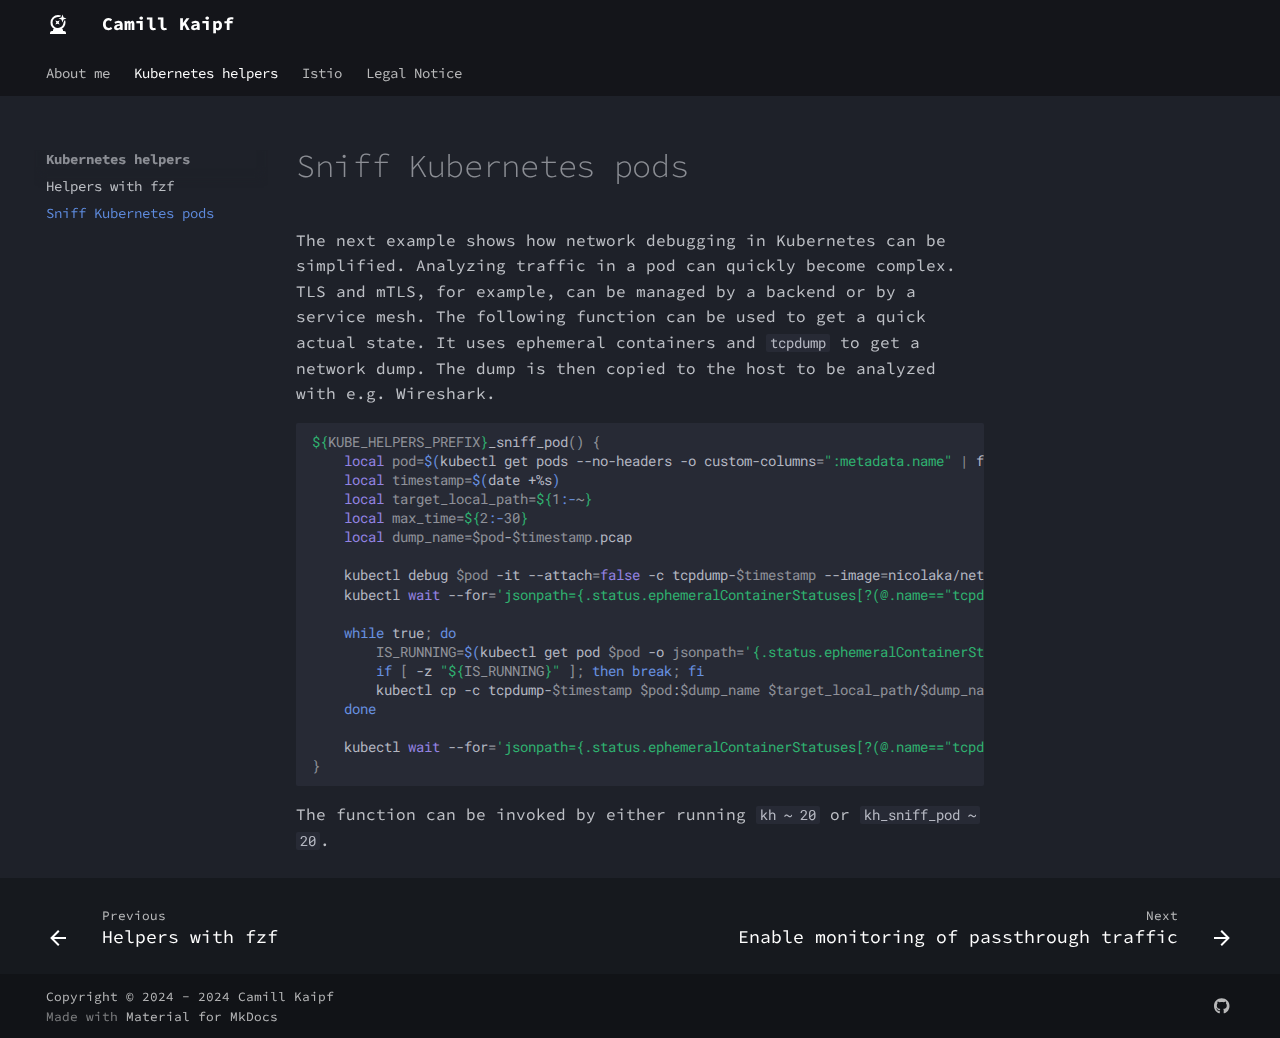
<file: kubernetes-helpers/sniff-kubernetes-pods/index.html>
<!doctype html>
<html lang="en" class="no-js">
  <head>
    
      <meta charset="utf-8">
      <meta name="viewport" content="width=device-width,initial-scale=1">
      
      
      
        <link rel="canonical" href="https://ckaipf.github.io/kubernetes-helpers/sniff-kubernetes-pods/">
      
      
        <link rel="prev" href="../kubernetes-helpers/">
      
      
        <link rel="next" href="../../istio/enable-passthrough-monitoring/">
      
      
      <link rel="icon" href="../../assets/images/favicon.png">
      <meta name="generator" content="mkdocs-1.6.0, mkdocs-material-9.5.27">
    
    
      
        <title>Sniff Kubernetes pods - Camill Kaipf</title>
      
    
    
      <link rel="stylesheet" href="../../assets/stylesheets/main.6543a935.min.css">
      
        
        <link rel="stylesheet" href="../../assets/stylesheets/palette.06af60db.min.css">
      
      


    
    
      
    
    
      
        
        
        
        <link rel="stylesheet" href="../../assets/external/fonts.googleapis.com/css.d1274daf.css">
        <style>:root{--md-text-font:"Source Code Pro";--md-code-font:"Roboto Mono"}</style>
      
    
    
    <script>__md_scope=new URL("../..",location),__md_hash=e=>[...e].reduce((e,_)=>(e<<5)-e+_.charCodeAt(0),0),__md_get=(e,_=localStorage,t=__md_scope)=>JSON.parse(_.getItem(t.pathname+"."+e)),__md_set=(e,_,t=localStorage,a=__md_scope)=>{try{t.setItem(a.pathname+"."+e,JSON.stringify(_))}catch(e){}}</script>
    
      

    
    
    
  </head>
  
  
    
    
      
    
    
    
    
    <body dir="ltr" data-md-color-scheme="slate" data-md-color-primary="black" data-md-color-accent="purple">
  
    
    <input class="md-toggle" data-md-toggle="drawer" type="checkbox" id="__drawer" autocomplete="off">
    <input class="md-toggle" data-md-toggle="search" type="checkbox" id="__search" autocomplete="off">
    <label class="md-overlay" for="__drawer"></label>
    <div data-md-component="skip">
      
        
        <a href="#sniff-kubernetes-pods" class="md-skip">
          Skip to content
        </a>
      
    </div>
    <div data-md-component="announce">
      
    </div>
    
    
      

<header class="md-header" data-md-component="header">
  <nav class="md-header__inner md-grid" aria-label="Header">
    <a href="../.." title="Camill Kaipf" class="md-header__button md-logo" aria-label="Camill Kaipf" data-md-component="logo">
      
  
  <svg xmlns="http://www.w3.org/2000/svg" viewBox="0 0 24 24"><path d="m9.38 8.38 2.12.96 2.12-.96-.96 2.12.96 2.12-2.12-.96-2.12.96.96-2.12-.96-2.12M16.5 2.5l1.09 2.91L20.5 6.5l-2.91 1.09-1.09 2.91-1.09-2.91L12.5 6.5l2.91-1.09L16.5 2.5M6 19h1v-1a1 1 0 0 1 1-1h.26a7.473 7.473 0 0 1-3.76-6.5A7.5 7.5 0 0 1 12 3c1.05 0 2.05.22 2.96.61l-.37.98-1.42.53C12.79 5.04 12.4 5 12 5a5.5 5.5 0 0 0-5.5 5.5A5.5 5.5 0 0 0 12 16c2.91 0 5.3-2.27 5.5-5.13l.91-2.46.71-.27c.25.74.38 1.54.38 2.36 0 2.78-1.5 5.2-3.76 6.5H16a1 1 0 0 1 1 1v1h1a2 2 0 0 1 2 2v1H4v-1a2 2 0 0 1 2-2Z"/></svg>

    </a>
    <label class="md-header__button md-icon" for="__drawer">
      
      <svg xmlns="http://www.w3.org/2000/svg" viewBox="0 0 24 24"><path d="M3 6h18v2H3V6m0 5h18v2H3v-2m0 5h18v2H3v-2Z"/></svg>
    </label>
    <div class="md-header__title" data-md-component="header-title">
      <div class="md-header__ellipsis">
        <div class="md-header__topic">
          <span class="md-ellipsis">
            Camill Kaipf
          </span>
        </div>
        <div class="md-header__topic" data-md-component="header-topic">
          <span class="md-ellipsis">
            
              Sniff Kubernetes pods
            
          </span>
        </div>
      </div>
    </div>
    
      
        <form class="md-header__option" data-md-component="palette">
  
    
    
    
    <input class="md-option" data-md-color-media="" data-md-color-scheme="slate" data-md-color-primary="black" data-md-color-accent="purple"  aria-hidden="true"  type="radio" name="__palette" id="__palette_0">
    
  
</form>
      
    
    
      <script>var media,input,key,value,palette=__md_get("__palette");if(palette&&palette.color){"(prefers-color-scheme)"===palette.color.media&&(media=matchMedia("(prefers-color-scheme: light)"),input=document.querySelector(media.matches?"[data-md-color-media='(prefers-color-scheme: light)']":"[data-md-color-media='(prefers-color-scheme: dark)']"),palette.color.media=input.getAttribute("data-md-color-media"),palette.color.scheme=input.getAttribute("data-md-color-scheme"),palette.color.primary=input.getAttribute("data-md-color-primary"),palette.color.accent=input.getAttribute("data-md-color-accent"));for([key,value]of Object.entries(palette.color))document.body.setAttribute("data-md-color-"+key,value)}</script>
    
    
    
    
  </nav>
  
</header>
    
    <div class="md-container" data-md-component="container">
      
      
        
          
            
<nav class="md-tabs" aria-label="Tabs" data-md-component="tabs">
  <div class="md-grid">
    <ul class="md-tabs__list">
      
        
  
  
  
    <li class="md-tabs__item">
      <a href="../.." class="md-tabs__link">
        
  
    
  
  About me

      </a>
    </li>
  

      
        
  
  
    
  
  
    
    
      <li class="md-tabs__item md-tabs__item--active">
        <a href="../kubernetes-helpers/" class="md-tabs__link">
          
  
    
  
  Kubernetes helpers

        </a>
      </li>
    
  

      
        
  
  
  
    
    
      <li class="md-tabs__item">
        <a href="../../istio/enable-passthrough-monitoring/" class="md-tabs__link">
          
  
    
  
  Istio

        </a>
      </li>
    
  

      
        
  
  
  
    <li class="md-tabs__item">
      <a href="../../legal-notice/" class="md-tabs__link">
        
  
    
  
  Legal Notice

      </a>
    </li>
  

      
    </ul>
  </div>
</nav>
          
        
      
      <main class="md-main" data-md-component="main">
        <div class="md-main__inner md-grid">
          
            
              
              <div class="md-sidebar md-sidebar--primary" data-md-component="sidebar" data-md-type="navigation" >
                <div class="md-sidebar__scrollwrap">
                  <div class="md-sidebar__inner">
                    


  


<nav class="md-nav md-nav--primary md-nav--lifted" aria-label="Navigation" data-md-level="0">
  <label class="md-nav__title" for="__drawer">
    <a href="../.." title="Camill Kaipf" class="md-nav__button md-logo" aria-label="Camill Kaipf" data-md-component="logo">
      
  
  <svg xmlns="http://www.w3.org/2000/svg" viewBox="0 0 24 24"><path d="m9.38 8.38 2.12.96 2.12-.96-.96 2.12.96 2.12-2.12-.96-2.12.96.96-2.12-.96-2.12M16.5 2.5l1.09 2.91L20.5 6.5l-2.91 1.09-1.09 2.91-1.09-2.91L12.5 6.5l2.91-1.09L16.5 2.5M6 19h1v-1a1 1 0 0 1 1-1h.26a7.473 7.473 0 0 1-3.76-6.5A7.5 7.5 0 0 1 12 3c1.05 0 2.05.22 2.96.61l-.37.98-1.42.53C12.79 5.04 12.4 5 12 5a5.5 5.5 0 0 0-5.5 5.5A5.5 5.5 0 0 0 12 16c2.91 0 5.3-2.27 5.5-5.13l.91-2.46.71-.27c.25.74.38 1.54.38 2.36 0 2.78-1.5 5.2-3.76 6.5H16a1 1 0 0 1 1 1v1h1a2 2 0 0 1 2 2v1H4v-1a2 2 0 0 1 2-2Z"/></svg>

    </a>
    Camill Kaipf
  </label>
  
  <ul class="md-nav__list" data-md-scrollfix>
    
      
      
  
  
  
  
    <li class="md-nav__item">
      <a href="../.." class="md-nav__link">
        
  
  <span class="md-ellipsis">
    About me
  </span>
  

      </a>
    </li>
  

    
      
      
  
  
    
  
  
  
    
    
      
        
      
        
      
    
    
      
        
        
      
      
    
    
    <li class="md-nav__item md-nav__item--active md-nav__item--section md-nav__item--nested">
      
        
        
        <input class="md-nav__toggle md-toggle " type="checkbox" id="__nav_2" checked>
        
          
          <label class="md-nav__link" for="__nav_2" id="__nav_2_label" tabindex="">
            
  
  <span class="md-ellipsis">
    Kubernetes helpers
  </span>
  

            <span class="md-nav__icon md-icon"></span>
          </label>
        
        <nav class="md-nav" data-md-level="1" aria-labelledby="__nav_2_label" aria-expanded="true">
          <label class="md-nav__title" for="__nav_2">
            <span class="md-nav__icon md-icon"></span>
            Kubernetes helpers
          </label>
          <ul class="md-nav__list" data-md-scrollfix>
            
              
                
  
  
  
  
    <li class="md-nav__item">
      <a href="../kubernetes-helpers/" class="md-nav__link">
        
  
  <span class="md-ellipsis">
    Helpers with fzf
  </span>
  

      </a>
    </li>
  

              
            
              
                
  
  
    
  
  
  
    <li class="md-nav__item md-nav__item--active">
      
      <input class="md-nav__toggle md-toggle" type="checkbox" id="__toc">
      
      
        
      
      
      <a href="./" class="md-nav__link md-nav__link--active">
        
  
  <span class="md-ellipsis">
    Sniff Kubernetes pods
  </span>
  

      </a>
      
    </li>
  

              
            
          </ul>
        </nav>
      
    </li>
  

    
      
      
  
  
  
  
    
    
      
        
      
    
    
      
      
    
    
    <li class="md-nav__item md-nav__item--nested">
      
        
        
        <input class="md-nav__toggle md-toggle " type="checkbox" id="__nav_3" >
        
          
          <label class="md-nav__link" for="__nav_3" id="__nav_3_label" tabindex="0">
            
  
  <span class="md-ellipsis">
    Istio
  </span>
  

            <span class="md-nav__icon md-icon"></span>
          </label>
        
        <nav class="md-nav" data-md-level="1" aria-labelledby="__nav_3_label" aria-expanded="false">
          <label class="md-nav__title" for="__nav_3">
            <span class="md-nav__icon md-icon"></span>
            Istio
          </label>
          <ul class="md-nav__list" data-md-scrollfix>
            
              
                
  
  
  
  
    <li class="md-nav__item">
      <a href="../../istio/enable-passthrough-monitoring/" class="md-nav__link">
        
  
  <span class="md-ellipsis">
    Enable monitoring of passthrough traffic
  </span>
  

      </a>
    </li>
  

              
            
          </ul>
        </nav>
      
    </li>
  

    
      
      
  
  
  
  
    <li class="md-nav__item">
      <a href="../../legal-notice/" class="md-nav__link">
        
  
  <span class="md-ellipsis">
    Legal Notice
  </span>
  

      </a>
    </li>
  

    
  </ul>
</nav>
                  </div>
                </div>
              </div>
            
            
              
              <div class="md-sidebar md-sidebar--secondary" data-md-component="sidebar" data-md-type="toc" >
                <div class="md-sidebar__scrollwrap">
                  <div class="md-sidebar__inner">
                    

<nav class="md-nav md-nav--secondary" aria-label="Table of contents">
  
  
  
    
  
  
</nav>
                  </div>
                </div>
              </div>
            
          
          
            <div class="md-content" data-md-component="content">
              <article class="md-content__inner md-typeset">
                
                  


<h1 id="sniff-kubernetes-pods">Sniff Kubernetes pods</h1>
<p>The next example shows how network debugging in Kubernetes can be simplified. Analyzing traffic in a pod can quickly become complex. TLS and mTLS, for example, can be managed by a backend or by a service mesh. The following function can be used to get a quick actual state. It uses ephemeral containers and <code>tcpdump</code> to get a network dump. The dump is then copied to the host to be analyzed with e.g. Wireshark.</p>
<div class="language-bash highlight"><pre><span></span><code><span id="__span-0-1"><a id="__codelineno-0-1" name="__codelineno-0-1" href="#__codelineno-0-1"></a><span class="si">${</span><span class="nv">KUBE_HELPERS_PREFIX</span><span class="si">}</span>_sniff_pod<span class="o">()</span><span class="w"> </span><span class="o">{</span>
</span><span id="__span-0-2"><a id="__codelineno-0-2" name="__codelineno-0-2" href="#__codelineno-0-2"></a><span class="w">    </span><span class="nb">local</span><span class="w"> </span><span class="nv">pod</span><span class="o">=</span><span class="k">$(</span>kubectl<span class="w"> </span>get<span class="w"> </span>pods<span class="w"> </span>--no-headers<span class="w"> </span>-o<span class="w"> </span>custom-columns<span class="o">=</span><span class="s2">&quot;:metadata.name&quot;</span><span class="w"> </span><span class="p">|</span><span class="w"> </span>fzf<span class="k">)</span>
</span><span id="__span-0-3"><a id="__codelineno-0-3" name="__codelineno-0-3" href="#__codelineno-0-3"></a><span class="w">    </span><span class="nb">local</span><span class="w"> </span><span class="nv">timestamp</span><span class="o">=</span><span class="k">$(</span>date<span class="w"> </span>+%s<span class="k">)</span>
</span><span id="__span-0-4"><a id="__codelineno-0-4" name="__codelineno-0-4" href="#__codelineno-0-4"></a><span class="w">    </span><span class="nb">local</span><span class="w"> </span><span class="nv">target_local_path</span><span class="o">=</span><span class="si">${</span><span class="nv">1</span><span class="k">:-</span><span class="p">~</span><span class="si">}</span>
</span><span id="__span-0-5"><a id="__codelineno-0-5" name="__codelineno-0-5" href="#__codelineno-0-5"></a><span class="w">    </span><span class="nb">local</span><span class="w"> </span><span class="nv">max_time</span><span class="o">=</span><span class="si">${</span><span class="nv">2</span><span class="k">:-</span><span class="nv">30</span><span class="si">}</span>
</span><span id="__span-0-6"><a id="__codelineno-0-6" name="__codelineno-0-6" href="#__codelineno-0-6"></a><span class="w">    </span><span class="nb">local</span><span class="w"> </span><span class="nv">dump_name</span><span class="o">=</span><span class="nv">$pod</span>-<span class="nv">$timestamp</span>.pcap
</span><span id="__span-0-7"><a id="__codelineno-0-7" name="__codelineno-0-7" href="#__codelineno-0-7"></a>
</span><span id="__span-0-8"><a id="__codelineno-0-8" name="__codelineno-0-8" href="#__codelineno-0-8"></a><span class="w">    </span>kubectl<span class="w"> </span>debug<span class="w"> </span><span class="nv">$pod</span><span class="w"> </span>-it<span class="w"> </span>--attach<span class="o">=</span><span class="nb">false</span><span class="w"> </span>-c<span class="w"> </span>tcpdump-<span class="nv">$timestamp</span><span class="w"> </span>--image<span class="o">=</span>nicolaka/netshoot<span class="w"> </span>--<span class="w"> </span>timeout<span class="w"> </span><span class="nv">$max_time</span><span class="w"> </span>tcpdump<span class="w"> </span>-i<span class="w"> </span>any<span class="w"> </span>-vv<span class="w"> </span>-s<span class="w"> </span><span class="m">65535</span><span class="w"> </span>-w<span class="w"> </span><span class="nv">$dump_name</span>
</span><span id="__span-0-9"><a id="__codelineno-0-9" name="__codelineno-0-9" href="#__codelineno-0-9"></a><span class="w">    </span>kubectl<span class="w"> </span><span class="nb">wait</span><span class="w"> </span>--for<span class="o">=</span><span class="s1">&#39;jsonpath={.status.ephemeralContainerStatuses[?(@.name==&quot;tcpdump-&#39;</span><span class="nv">$timestamp</span><span class="s1">&#39;&quot;)].state.running}&#39;</span><span class="w"> </span>pod/<span class="nv">$pod</span><span class="w">  </span>
</span><span id="__span-0-10"><a id="__codelineno-0-10" name="__codelineno-0-10" href="#__codelineno-0-10"></a>
</span><span id="__span-0-11"><a id="__codelineno-0-11" name="__codelineno-0-11" href="#__codelineno-0-11"></a><span class="w">    </span><span class="k">while</span><span class="w"> </span>true<span class="p">;</span><span class="w"> </span><span class="k">do</span>
</span><span id="__span-0-12"><a id="__codelineno-0-12" name="__codelineno-0-12" href="#__codelineno-0-12"></a><span class="w">        </span><span class="nv">IS_RUNNING</span><span class="o">=</span><span class="k">$(</span>kubectl<span class="w"> </span>get<span class="w"> </span>pod<span class="w"> </span><span class="nv">$pod</span><span class="w"> </span>-o<span class="w"> </span><span class="nv">jsonpath</span><span class="o">=</span><span class="s1">&#39;{.status.ephemeralContainerStatuses[?(@.name==&quot;tcpdump-&#39;</span><span class="nv">$timestamp</span><span class="s1">&#39;&quot;)].state.running}&#39;</span><span class="k">)</span>
</span><span id="__span-0-13"><a id="__codelineno-0-13" name="__codelineno-0-13" href="#__codelineno-0-13"></a><span class="w">        </span><span class="k">if</span><span class="w"> </span><span class="o">[</span><span class="w"> </span>-z<span class="w"> </span><span class="s2">&quot;</span><span class="si">${</span><span class="nv">IS_RUNNING</span><span class="si">}</span><span class="s2">&quot;</span><span class="w"> </span><span class="o">]</span><span class="p">;</span><span class="w"> </span><span class="k">then</span><span class="w"> </span><span class="k">break</span><span class="p">;</span><span class="w"> </span><span class="k">fi</span>
</span><span id="__span-0-14"><a id="__codelineno-0-14" name="__codelineno-0-14" href="#__codelineno-0-14"></a><span class="w">        </span>kubectl<span class="w"> </span>cp<span class="w"> </span>-c<span class="w"> </span>tcpdump-<span class="nv">$timestamp</span><span class="w"> </span><span class="nv">$pod</span>:<span class="nv">$dump_name</span><span class="w"> </span><span class="nv">$target_local_path</span>/<span class="nv">$dump_name</span>
</span><span id="__span-0-15"><a id="__codelineno-0-15" name="__codelineno-0-15" href="#__codelineno-0-15"></a><span class="w">    </span><span class="k">done</span>
</span><span id="__span-0-16"><a id="__codelineno-0-16" name="__codelineno-0-16" href="#__codelineno-0-16"></a>
</span><span id="__span-0-17"><a id="__codelineno-0-17" name="__codelineno-0-17" href="#__codelineno-0-17"></a><span class="w">    </span>kubectl<span class="w"> </span><span class="nb">wait</span><span class="w"> </span>--for<span class="o">=</span><span class="s1">&#39;jsonpath={.status.ephemeralContainerStatuses[?(@.name==&quot;tcpdump-&#39;</span><span class="nv">$timestamp</span><span class="s1">&#39;&quot;)].state.terminated}&#39;</span><span class="w"> </span>pod/<span class="nv">$pod</span><span class="w">  </span>
</span><span id="__span-0-18"><a id="__codelineno-0-18" name="__codelineno-0-18" href="#__codelineno-0-18"></a><span class="o">}</span>
</span></code></pre></div>
<p>The function can be invoked by either running <code>kh ~ 20</code> or <code>kh_sniff_pod ~ 20</code>.</p>












                
              </article>
            </div>
          
          
<script>var target=document.getElementById(location.hash.slice(1));target&&target.name&&(target.checked=target.name.startsWith("__tabbed_"))</script>
        </div>
        
      </main>
      
        <footer class="md-footer">
  
    
      
      <nav class="md-footer__inner md-grid" aria-label="Footer" >
        
          
          <a href="../kubernetes-helpers/" class="md-footer__link md-footer__link--prev" aria-label="Previous: Helpers with fzf">
            <div class="md-footer__button md-icon">
              
              <svg xmlns="http://www.w3.org/2000/svg" viewBox="0 0 24 24"><path d="M20 11v2H8l5.5 5.5-1.42 1.42L4.16 12l7.92-7.92L13.5 5.5 8 11h12Z"/></svg>
            </div>
            <div class="md-footer__title">
              <span class="md-footer__direction">
                Previous
              </span>
              <div class="md-ellipsis">
                Helpers with fzf
              </div>
            </div>
          </a>
        
        
          
          <a href="../../istio/enable-passthrough-monitoring/" class="md-footer__link md-footer__link--next" aria-label="Next: Enable monitoring of passthrough traffic">
            <div class="md-footer__title">
              <span class="md-footer__direction">
                Next
              </span>
              <div class="md-ellipsis">
                Enable monitoring of passthrough traffic
              </div>
            </div>
            <div class="md-footer__button md-icon">
              
              <svg xmlns="http://www.w3.org/2000/svg" viewBox="0 0 24 24"><path d="M4 11v2h12l-5.5 5.5 1.42 1.42L19.84 12l-7.92-7.92L10.5 5.5 16 11H4Z"/></svg>
            </div>
          </a>
        
      </nav>
    
  
  <div class="md-footer-meta md-typeset">
    <div class="md-footer-meta__inner md-grid">
      <div class="md-copyright">
  
    <div class="md-copyright__highlight">
      Copyright &copy; 2024 - 2024 Camill Kaipf

    </div>
  
  
    Made with
    <a href="https://squidfunk.github.io/mkdocs-material/" target="_blank" rel="noopener">
      Material for MkDocs
    </a>
  
</div>
      
        <div class="md-social">
  
    
    
    
    
      
      
    
    <a href="https://github.com/ckaipf" target="_blank" rel="noopener" title="github.com" class="md-social__link">
      <svg xmlns="http://www.w3.org/2000/svg" viewBox="0 0 496 512"><!--! Font Awesome Free 6.5.2 by @fontawesome - https://fontawesome.com License - https://fontawesome.com/license/free (Icons: CC BY 4.0, Fonts: SIL OFL 1.1, Code: MIT License) Copyright 2024 Fonticons, Inc.--><path d="M165.9 397.4c0 2-2.3 3.6-5.2 3.6-3.3.3-5.6-1.3-5.6-3.6 0-2 2.3-3.6 5.2-3.6 3-.3 5.6 1.3 5.6 3.6zm-31.1-4.5c-.7 2 1.3 4.3 4.3 4.9 2.6 1 5.6 0 6.2-2s-1.3-4.3-4.3-5.2c-2.6-.7-5.5.3-6.2 2.3zm44.2-1.7c-2.9.7-4.9 2.6-4.6 4.9.3 2 2.9 3.3 5.9 2.6 2.9-.7 4.9-2.6 4.6-4.6-.3-1.9-3-3.2-5.9-2.9zM244.8 8C106.1 8 0 113.3 0 252c0 110.9 69.8 205.8 169.5 239.2 12.8 2.3 17.3-5.6 17.3-12.1 0-6.2-.3-40.4-.3-61.4 0 0-70 15-84.7-29.8 0 0-11.4-29.1-27.8-36.6 0 0-22.9-15.7 1.6-15.4 0 0 24.9 2 38.6 25.8 21.9 38.6 58.6 27.5 72.9 20.9 2.3-16 8.8-27.1 16-33.7-55.9-6.2-112.3-14.3-112.3-110.5 0-27.5 7.6-41.3 23.6-58.9-2.6-6.5-11.1-33.3 2.6-67.9 20.9-6.5 69 27 69 27 20-5.6 41.5-8.5 62.8-8.5s42.8 2.9 62.8 8.5c0 0 48.1-33.6 69-27 13.7 34.7 5.2 61.4 2.6 67.9 16 17.7 25.8 31.5 25.8 58.9 0 96.5-58.9 104.2-114.8 110.5 9.2 7.9 17 22.9 17 46.4 0 33.7-.3 75.4-.3 83.6 0 6.5 4.6 14.4 17.3 12.1C428.2 457.8 496 362.9 496 252 496 113.3 383.5 8 244.8 8zM97.2 352.9c-1.3 1-1 3.3.7 5.2 1.6 1.6 3.9 2.3 5.2 1 1.3-1 1-3.3-.7-5.2-1.6-1.6-3.9-2.3-5.2-1zm-10.8-8.1c-.7 1.3.3 2.9 2.3 3.9 1.6 1 3.6.7 4.3-.7.7-1.3-.3-2.9-2.3-3.9-2-.6-3.6-.3-4.3.7zm32.4 35.6c-1.6 1.3-1 4.3 1.3 6.2 2.3 2.3 5.2 2.6 6.5 1 1.3-1.3.7-4.3-1.3-6.2-2.2-2.3-5.2-2.6-6.5-1zm-11.4-14.7c-1.6 1-1.6 3.6 0 5.9 1.6 2.3 4.3 3.3 5.6 2.3 1.6-1.3 1.6-3.9 0-6.2-1.4-2.3-4-3.3-5.6-2z"/></svg>
    </a>
  
</div>
      
    </div>
  </div>
</footer>
      
    </div>
    <div class="md-dialog" data-md-component="dialog">
      <div class="md-dialog__inner md-typeset"></div>
    </div>
    
    
    <script id="__config" type="application/json">{"base": "../..", "features": ["navigation.indexes", "navigation.footer", "navigation.tabs"], "search": "../../assets/javascripts/workers/search.b8dbb3d2.min.js", "translations": {"clipboard.copied": "Copied to clipboard", "clipboard.copy": "Copy to clipboard", "search.result.more.one": "1 more on this page", "search.result.more.other": "# more on this page", "search.result.none": "No matching documents", "search.result.one": "1 matching document", "search.result.other": "# matching documents", "search.result.placeholder": "Type to start searching", "search.result.term.missing": "Missing", "select.version": "Select version"}}</script>
    
    
      <script src="../../assets/javascripts/bundle.ad660dcc.min.js"></script>
      
    
  </body>
</html>
</file>
<file: assets/external/fonts.googleapis.com/css.d1274daf.css>
/* cyrillic-ext */
@font-face {
  font-family: 'Roboto Mono';
  font-style: italic;
  font-weight: 400;
  font-display: fallback;
  src: url(../fonts.gstatic.com/s/robotomono/v23/L0xdDF4xlVMF-BfR8bXMIjhOsXG-q2oeuFoqFrlnAIe2Imhk1T8rbociImtEluUlYIw.woff2) format('woff2');
  unicode-range: U+0460-052F, U+1C80-1C88, U+20B4, U+2DE0-2DFF, U+A640-A69F, U+FE2E-FE2F;
}
/* cyrillic */
@font-face {
  font-family: 'Roboto Mono';
  font-style: italic;
  font-weight: 400;
  font-display: fallback;
  src: url(../fonts.gstatic.com/s/robotomono/v23/L0xdDF4xlVMF-BfR8bXMIjhOsXG-q2oeuFoqFrlnAIe2Imhk1T8rbociImtEn-UlYIw.woff2) format('woff2');
  unicode-range: U+0301, U+0400-045F, U+0490-0491, U+04B0-04B1, U+2116;
}
/* greek */
@font-face {
  font-family: 'Roboto Mono';
  font-style: italic;
  font-weight: 400;
  font-display: fallback;
  src: url(../fonts.gstatic.com/s/robotomono/v23/L0xdDF4xlVMF-BfR8bXMIjhOsXG-q2oeuFoqFrlnAIe2Imhk1T8rbociImtEmOUlYIw.woff2) format('woff2');
  unicode-range: U+0370-0377, U+037A-037F, U+0384-038A, U+038C, U+038E-03A1, U+03A3-03FF;
}
/* vietnamese */
@font-face {
  font-family: 'Roboto Mono';
  font-style: italic;
  font-weight: 400;
  font-display: fallback;
  src: url(../fonts.gstatic.com/s/robotomono/v23/L0xdDF4xlVMF-BfR8bXMIjhOsXG-q2oeuFoqFrlnAIe2Imhk1T8rbociImtElOUlYIw.woff2) format('woff2');
  unicode-range: U+0102-0103, U+0110-0111, U+0128-0129, U+0168-0169, U+01A0-01A1, U+01AF-01B0, U+0300-0301, U+0303-0304, U+0308-0309, U+0323, U+0329, U+1EA0-1EF9, U+20AB;
}
/* latin-ext */
@font-face {
  font-family: 'Roboto Mono';
  font-style: italic;
  font-weight: 400;
  font-display: fallback;
  src: url(../fonts.gstatic.com/s/robotomono/v23/L0xdDF4xlVMF-BfR8bXMIjhOsXG-q2oeuFoqFrlnAIe2Imhk1T8rbociImtEleUlYIw.woff2) format('woff2');
  unicode-range: U+0100-02AF, U+0304, U+0308, U+0329, U+1E00-1E9F, U+1EF2-1EFF, U+2020, U+20A0-20AB, U+20AD-20C0, U+2113, U+2C60-2C7F, U+A720-A7FF;
}
/* latin */
@font-face {
  font-family: 'Roboto Mono';
  font-style: italic;
  font-weight: 400;
  font-display: fallback;
  src: url(../fonts.gstatic.com/s/robotomono/v23/L0xdDF4xlVMF-BfR8bXMIjhOsXG-q2oeuFoqFrlnAIe2Imhk1T8rbociImtEm-Ul.woff2) format('woff2');
  unicode-range: U+0000-00FF, U+0131, U+0152-0153, U+02BB-02BC, U+02C6, U+02DA, U+02DC, U+0304, U+0308, U+0329, U+2000-206F, U+2074, U+20AC, U+2122, U+2191, U+2193, U+2212, U+2215, U+FEFF, U+FFFD;
}
/* cyrillic-ext */
@font-face {
  font-family: 'Roboto Mono';
  font-style: italic;
  font-weight: 700;
  font-display: fallback;
  src: url(../fonts.gstatic.com/s/robotomono/v23/L0xdDF4xlVMF-BfR8bXMIjhOsXG-q2oeuFoqFrlnAIe2Imhk1T8rbociImtEluUlYIw.woff2) format('woff2');
  unicode-range: U+0460-052F, U+1C80-1C88, U+20B4, U+2DE0-2DFF, U+A640-A69F, U+FE2E-FE2F;
}
/* cyrillic */
@font-face {
  font-family: 'Roboto Mono';
  font-style: italic;
  font-weight: 700;
  font-display: fallback;
  src: url(../fonts.gstatic.com/s/robotomono/v23/L0xdDF4xlVMF-BfR8bXMIjhOsXG-q2oeuFoqFrlnAIe2Imhk1T8rbociImtEn-UlYIw.woff2) format('woff2');
  unicode-range: U+0301, U+0400-045F, U+0490-0491, U+04B0-04B1, U+2116;
}
/* greek */
@font-face {
  font-family: 'Roboto Mono';
  font-style: italic;
  font-weight: 700;
  font-display: fallback;
  src: url(../fonts.gstatic.com/s/robotomono/v23/L0xdDF4xlVMF-BfR8bXMIjhOsXG-q2oeuFoqFrlnAIe2Imhk1T8rbociImtEmOUlYIw.woff2) format('woff2');
  unicode-range: U+0370-0377, U+037A-037F, U+0384-038A, U+038C, U+038E-03A1, U+03A3-03FF;
}
/* vietnamese */
@font-face {
  font-family: 'Roboto Mono';
  font-style: italic;
  font-weight: 700;
  font-display: fallback;
  src: url(../fonts.gstatic.com/s/robotomono/v23/L0xdDF4xlVMF-BfR8bXMIjhOsXG-q2oeuFoqFrlnAIe2Imhk1T8rbociImtElOUlYIw.woff2) format('woff2');
  unicode-range: U+0102-0103, U+0110-0111, U+0128-0129, U+0168-0169, U+01A0-01A1, U+01AF-01B0, U+0300-0301, U+0303-0304, U+0308-0309, U+0323, U+0329, U+1EA0-1EF9, U+20AB;
}
/* latin-ext */
@font-face {
  font-family: 'Roboto Mono';
  font-style: italic;
  font-weight: 700;
  font-display: fallback;
  src: url(../fonts.gstatic.com/s/robotomono/v23/L0xdDF4xlVMF-BfR8bXMIjhOsXG-q2oeuFoqFrlnAIe2Imhk1T8rbociImtEleUlYIw.woff2) format('woff2');
  unicode-range: U+0100-02AF, U+0304, U+0308, U+0329, U+1E00-1E9F, U+1EF2-1EFF, U+2020, U+20A0-20AB, U+20AD-20C0, U+2113, U+2C60-2C7F, U+A720-A7FF;
}
/* latin */
@font-face {
  font-family: 'Roboto Mono';
  font-style: italic;
  font-weight: 700;
  font-display: fallback;
  src: url(../fonts.gstatic.com/s/robotomono/v23/L0xdDF4xlVMF-BfR8bXMIjhOsXG-q2oeuFoqFrlnAIe2Imhk1T8rbociImtEm-Ul.woff2) format('woff2');
  unicode-range: U+0000-00FF, U+0131, U+0152-0153, U+02BB-02BC, U+02C6, U+02DA, U+02DC, U+0304, U+0308, U+0329, U+2000-206F, U+2074, U+20AC, U+2122, U+2191, U+2193, U+2212, U+2215, U+FEFF, U+FFFD;
}
/* cyrillic-ext */
@font-face {
  font-family: 'Roboto Mono';
  font-style: normal;
  font-weight: 400;
  font-display: fallback;
  src: url(../fonts.gstatic.com/s/robotomono/v23/L0xTDF4xlVMF-BfR8bXMIhJHg45mwgGEFl0_3vrtSM1J-gEPT5Ese6hmHSV0mf0h.woff2) format('woff2');
  unicode-range: U+0460-052F, U+1C80-1C88, U+20B4, U+2DE0-2DFF, U+A640-A69F, U+FE2E-FE2F;
}
/* cyrillic */
@font-face {
  font-family: 'Roboto Mono';
  font-style: normal;
  font-weight: 400;
  font-display: fallback;
  src: url(../fonts.gstatic.com/s/robotomono/v23/L0xTDF4xlVMF-BfR8bXMIhJHg45mwgGEFl0_3vrtSM1J-gEPT5Ese6hmHSx0mf0h.woff2) format('woff2');
  unicode-range: U+0301, U+0400-045F, U+0490-0491, U+04B0-04B1, U+2116;
}
/* greek */
@font-face {
  font-family: 'Roboto Mono';
  font-style: normal;
  font-weight: 400;
  font-display: fallback;
  src: url(../fonts.gstatic.com/s/robotomono/v23/L0xTDF4xlVMF-BfR8bXMIhJHg45mwgGEFl0_3vrtSM1J-gEPT5Ese6hmHSt0mf0h.woff2) format('woff2');
  unicode-range: U+0370-0377, U+037A-037F, U+0384-038A, U+038C, U+038E-03A1, U+03A3-03FF;
}
/* vietnamese */
@font-face {
  font-family: 'Roboto Mono';
  font-style: normal;
  font-weight: 400;
  font-display: fallback;
  src: url(../fonts.gstatic.com/s/robotomono/v23/L0xTDF4xlVMF-BfR8bXMIhJHg45mwgGEFl0_3vrtSM1J-gEPT5Ese6hmHSd0mf0h.woff2) format('woff2');
  unicode-range: U+0102-0103, U+0110-0111, U+0128-0129, U+0168-0169, U+01A0-01A1, U+01AF-01B0, U+0300-0301, U+0303-0304, U+0308-0309, U+0323, U+0329, U+1EA0-1EF9, U+20AB;
}
/* latin-ext */
@font-face {
  font-family: 'Roboto Mono';
  font-style: normal;
  font-weight: 400;
  font-display: fallback;
  src: url(../fonts.gstatic.com/s/robotomono/v23/L0xTDF4xlVMF-BfR8bXMIhJHg45mwgGEFl0_3vrtSM1J-gEPT5Ese6hmHSZ0mf0h.woff2) format('woff2');
  unicode-range: U+0100-02AF, U+0304, U+0308, U+0329, U+1E00-1E9F, U+1EF2-1EFF, U+2020, U+20A0-20AB, U+20AD-20C0, U+2113, U+2C60-2C7F, U+A720-A7FF;
}
/* latin */
@font-face {
  font-family: 'Roboto Mono';
  font-style: normal;
  font-weight: 400;
  font-display: fallback;
  src: url(../fonts.gstatic.com/s/robotomono/v23/L0xTDF4xlVMF-BfR8bXMIhJHg45mwgGEFl0_3vrtSM1J-gEPT5Ese6hmHSh0mQ.woff2) format('woff2');
  unicode-range: U+0000-00FF, U+0131, U+0152-0153, U+02BB-02BC, U+02C6, U+02DA, U+02DC, U+0304, U+0308, U+0329, U+2000-206F, U+2074, U+20AC, U+2122, U+2191, U+2193, U+2212, U+2215, U+FEFF, U+FFFD;
}
/* cyrillic-ext */
@font-face {
  font-family: 'Roboto Mono';
  font-style: normal;
  font-weight: 700;
  font-display: fallback;
  src: url(../fonts.gstatic.com/s/robotomono/v23/L0xTDF4xlVMF-BfR8bXMIhJHg45mwgGEFl0_3vrtSM1J-gEPT5Ese6hmHSV0mf0h.woff2) format('woff2');
  unicode-range: U+0460-052F, U+1C80-1C88, U+20B4, U+2DE0-2DFF, U+A640-A69F, U+FE2E-FE2F;
}
/* cyrillic */
@font-face {
  font-family: 'Roboto Mono';
  font-style: normal;
  font-weight: 700;
  font-display: fallback;
  src: url(../fonts.gstatic.com/s/robotomono/v23/L0xTDF4xlVMF-BfR8bXMIhJHg45mwgGEFl0_3vrtSM1J-gEPT5Ese6hmHSx0mf0h.woff2) format('woff2');
  unicode-range: U+0301, U+0400-045F, U+0490-0491, U+04B0-04B1, U+2116;
}
/* greek */
@font-face {
  font-family: 'Roboto Mono';
  font-style: normal;
  font-weight: 700;
  font-display: fallback;
  src: url(../fonts.gstatic.com/s/robotomono/v23/L0xTDF4xlVMF-BfR8bXMIhJHg45mwgGEFl0_3vrtSM1J-gEPT5Ese6hmHSt0mf0h.woff2) format('woff2');
  unicode-range: U+0370-0377, U+037A-037F, U+0384-038A, U+038C, U+038E-03A1, U+03A3-03FF;
}
/* vietnamese */
@font-face {
  font-family: 'Roboto Mono';
  font-style: normal;
  font-weight: 700;
  font-display: fallback;
  src: url(../fonts.gstatic.com/s/robotomono/v23/L0xTDF4xlVMF-BfR8bXMIhJHg45mwgGEFl0_3vrtSM1J-gEPT5Ese6hmHSd0mf0h.woff2) format('woff2');
  unicode-range: U+0102-0103, U+0110-0111, U+0128-0129, U+0168-0169, U+01A0-01A1, U+01AF-01B0, U+0300-0301, U+0303-0304, U+0308-0309, U+0323, U+0329, U+1EA0-1EF9, U+20AB;
}
/* latin-ext */
@font-face {
  font-family: 'Roboto Mono';
  font-style: normal;
  font-weight: 700;
  font-display: fallback;
  src: url(../fonts.gstatic.com/s/robotomono/v23/L0xTDF4xlVMF-BfR8bXMIhJHg45mwgGEFl0_3vrtSM1J-gEPT5Ese6hmHSZ0mf0h.woff2) format('woff2');
  unicode-range: U+0100-02AF, U+0304, U+0308, U+0329, U+1E00-1E9F, U+1EF2-1EFF, U+2020, U+20A0-20AB, U+20AD-20C0, U+2113, U+2C60-2C7F, U+A720-A7FF;
}
/* latin */
@font-face {
  font-family: 'Roboto Mono';
  font-style: normal;
  font-weight: 700;
  font-display: fallback;
  src: url(../fonts.gstatic.com/s/robotomono/v23/L0xTDF4xlVMF-BfR8bXMIhJHg45mwgGEFl0_3vrtSM1J-gEPT5Ese6hmHSh0mQ.woff2) format('woff2');
  unicode-range: U+0000-00FF, U+0131, U+0152-0153, U+02BB-02BC, U+02C6, U+02DA, U+02DC, U+0304, U+0308, U+0329, U+2000-206F, U+2074, U+20AC, U+2122, U+2191, U+2193, U+2212, U+2215, U+FEFF, U+FFFD;
}
/* cyrillic-ext */
@font-face {
  font-family: 'Source Code Pro';
  font-style: italic;
  font-weight: 300;
  font-display: fallback;
  src: url(../fonts.gstatic.com/s/sourcecodepro/v23/HI_QiYsKILxRpg3hIP6sJ7fM7PqlONvZlMIXxw.woff2) format('woff2');
  unicode-range: U+0460-052F, U+1C80-1C88, U+20B4, U+2DE0-2DFF, U+A640-A69F, U+FE2E-FE2F;
}
/* cyrillic */
@font-face {
  font-family: 'Source Code Pro';
  font-style: italic;
  font-weight: 300;
  font-display: fallback;
  src: url(../fonts.gstatic.com/s/sourcecodepro/v23/HI_QiYsKILxRpg3hIP6sJ7fM7PqlONvQlMIXxw.woff2) format('woff2');
  unicode-range: U+0301, U+0400-045F, U+0490-0491, U+04B0-04B1, U+2116;
}
/* greek-ext */
@font-face {
  font-family: 'Source Code Pro';
  font-style: italic;
  font-weight: 300;
  font-display: fallback;
  src: url(../fonts.gstatic.com/s/sourcecodepro/v23/HI_QiYsKILxRpg3hIP6sJ7fM7PqlONvYlMIXxw.woff2) format('woff2');
  unicode-range: U+1F00-1FFF;
}
/* greek */
@font-face {
  font-family: 'Source Code Pro';
  font-style: italic;
  font-weight: 300;
  font-display: fallback;
  src: url(../fonts.gstatic.com/s/sourcecodepro/v23/HI_QiYsKILxRpg3hIP6sJ7fM7PqlONvXlMIXxw.woff2) format('woff2');
  unicode-range: U+0370-0377, U+037A-037F, U+0384-038A, U+038C, U+038E-03A1, U+03A3-03FF;
}
/* vietnamese */
@font-face {
  font-family: 'Source Code Pro';
  font-style: italic;
  font-weight: 300;
  font-display: fallback;
  src: url(../fonts.gstatic.com/s/sourcecodepro/v23/HI_QiYsKILxRpg3hIP6sJ7fM7PqlONvblMIXxw.woff2) format('woff2');
  unicode-range: U+0102-0103, U+0110-0111, U+0128-0129, U+0168-0169, U+01A0-01A1, U+01AF-01B0, U+0300-0301, U+0303-0304, U+0308-0309, U+0323, U+0329, U+1EA0-1EF9, U+20AB;
}
/* latin-ext */
@font-face {
  font-family: 'Source Code Pro';
  font-style: italic;
  font-weight: 300;
  font-display: fallback;
  src: url(../fonts.gstatic.com/s/sourcecodepro/v23/HI_QiYsKILxRpg3hIP6sJ7fM7PqlONvalMIXxw.woff2) format('woff2');
  unicode-range: U+0100-02AF, U+0304, U+0308, U+0329, U+1E00-1E9F, U+1EF2-1EFF, U+2020, U+20A0-20AB, U+20AD-20C0, U+2113, U+2C60-2C7F, U+A720-A7FF;
}
/* latin */
@font-face {
  font-family: 'Source Code Pro';
  font-style: italic;
  font-weight: 300;
  font-display: fallback;
  src: url(../fonts.gstatic.com/s/sourcecodepro/v23/HI_QiYsKILxRpg3hIP6sJ7fM7PqlONvUlMI.woff2) format('woff2');
  unicode-range: U+0000-00FF, U+0131, U+0152-0153, U+02BB-02BC, U+02C6, U+02DA, U+02DC, U+0304, U+0308, U+0329, U+2000-206F, U+2074, U+20AC, U+2122, U+2191, U+2193, U+2212, U+2215, U+FEFF, U+FFFD;
}
/* cyrillic-ext */
@font-face {
  font-family: 'Source Code Pro';
  font-style: italic;
  font-weight: 400;
  font-display: fallback;
  src: url(../fonts.gstatic.com/s/sourcecodepro/v23/HI_QiYsKILxRpg3hIP6sJ7fM7PqlONvZlMIXxw.woff2) format('woff2');
  unicode-range: U+0460-052F, U+1C80-1C88, U+20B4, U+2DE0-2DFF, U+A640-A69F, U+FE2E-FE2F;
}
/* cyrillic */
@font-face {
  font-family: 'Source Code Pro';
  font-style: italic;
  font-weight: 400;
  font-display: fallback;
  src: url(../fonts.gstatic.com/s/sourcecodepro/v23/HI_QiYsKILxRpg3hIP6sJ7fM7PqlONvQlMIXxw.woff2) format('woff2');
  unicode-range: U+0301, U+0400-045F, U+0490-0491, U+04B0-04B1, U+2116;
}
/* greek-ext */
@font-face {
  font-family: 'Source Code Pro';
  font-style: italic;
  font-weight: 400;
  font-display: fallback;
  src: url(../fonts.gstatic.com/s/sourcecodepro/v23/HI_QiYsKILxRpg3hIP6sJ7fM7PqlONvYlMIXxw.woff2) format('woff2');
  unicode-range: U+1F00-1FFF;
}
/* greek */
@font-face {
  font-family: 'Source Code Pro';
  font-style: italic;
  font-weight: 400;
  font-display: fallback;
  src: url(../fonts.gstatic.com/s/sourcecodepro/v23/HI_QiYsKILxRpg3hIP6sJ7fM7PqlONvXlMIXxw.woff2) format('woff2');
  unicode-range: U+0370-0377, U+037A-037F, U+0384-038A, U+038C, U+038E-03A1, U+03A3-03FF;
}
/* vietnamese */
@font-face {
  font-family: 'Source Code Pro';
  font-style: italic;
  font-weight: 400;
  font-display: fallback;
  src: url(../fonts.gstatic.com/s/sourcecodepro/v23/HI_QiYsKILxRpg3hIP6sJ7fM7PqlONvblMIXxw.woff2) format('woff2');
  unicode-range: U+0102-0103, U+0110-0111, U+0128-0129, U+0168-0169, U+01A0-01A1, U+01AF-01B0, U+0300-0301, U+0303-0304, U+0308-0309, U+0323, U+0329, U+1EA0-1EF9, U+20AB;
}
/* latin-ext */
@font-face {
  font-family: 'Source Code Pro';
  font-style: italic;
  font-weight: 400;
  font-display: fallback;
  src: url(../fonts.gstatic.com/s/sourcecodepro/v23/HI_QiYsKILxRpg3hIP6sJ7fM7PqlONvalMIXxw.woff2) format('woff2');
  unicode-range: U+0100-02AF, U+0304, U+0308, U+0329, U+1E00-1E9F, U+1EF2-1EFF, U+2020, U+20A0-20AB, U+20AD-20C0, U+2113, U+2C60-2C7F, U+A720-A7FF;
}
/* latin */
@font-face {
  font-family: 'Source Code Pro';
  font-style: italic;
  font-weight: 400;
  font-display: fallback;
  src: url(../fonts.gstatic.com/s/sourcecodepro/v23/HI_QiYsKILxRpg3hIP6sJ7fM7PqlONvUlMI.woff2) format('woff2');
  unicode-range: U+0000-00FF, U+0131, U+0152-0153, U+02BB-02BC, U+02C6, U+02DA, U+02DC, U+0304, U+0308, U+0329, U+2000-206F, U+2074, U+20AC, U+2122, U+2191, U+2193, U+2212, U+2215, U+FEFF, U+FFFD;
}
/* cyrillic-ext */
@font-face {
  font-family: 'Source Code Pro';
  font-style: italic;
  font-weight: 700;
  font-display: fallback;
  src: url(../fonts.gstatic.com/s/sourcecodepro/v23/HI_QiYsKILxRpg3hIP6sJ7fM7PqlONvZlMIXxw.woff2) format('woff2');
  unicode-range: U+0460-052F, U+1C80-1C88, U+20B4, U+2DE0-2DFF, U+A640-A69F, U+FE2E-FE2F;
}
/* cyrillic */
@font-face {
  font-family: 'Source Code Pro';
  font-style: italic;
  font-weight: 700;
  font-display: fallback;
  src: url(../fonts.gstatic.com/s/sourcecodepro/v23/HI_QiYsKILxRpg3hIP6sJ7fM7PqlONvQlMIXxw.woff2) format('woff2');
  unicode-range: U+0301, U+0400-045F, U+0490-0491, U+04B0-04B1, U+2116;
}
/* greek-ext */
@font-face {
  font-family: 'Source Code Pro';
  font-style: italic;
  font-weight: 700;
  font-display: fallback;
  src: url(../fonts.gstatic.com/s/sourcecodepro/v23/HI_QiYsKILxRpg3hIP6sJ7fM7PqlONvYlMIXxw.woff2) format('woff2');
  unicode-range: U+1F00-1FFF;
}
/* greek */
@font-face {
  font-family: 'Source Code Pro';
  font-style: italic;
  font-weight: 700;
  font-display: fallback;
  src: url(../fonts.gstatic.com/s/sourcecodepro/v23/HI_QiYsKILxRpg3hIP6sJ7fM7PqlONvXlMIXxw.woff2) format('woff2');
  unicode-range: U+0370-0377, U+037A-037F, U+0384-038A, U+038C, U+038E-03A1, U+03A3-03FF;
}
/* vietnamese */
@font-face {
  font-family: 'Source Code Pro';
  font-style: italic;
  font-weight: 700;
  font-display: fallback;
  src: url(../fonts.gstatic.com/s/sourcecodepro/v23/HI_QiYsKILxRpg3hIP6sJ7fM7PqlONvblMIXxw.woff2) format('woff2');
  unicode-range: U+0102-0103, U+0110-0111, U+0128-0129, U+0168-0169, U+01A0-01A1, U+01AF-01B0, U+0300-0301, U+0303-0304, U+0308-0309, U+0323, U+0329, U+1EA0-1EF9, U+20AB;
}
/* latin-ext */
@font-face {
  font-family: 'Source Code Pro';
  font-style: italic;
  font-weight: 700;
  font-display: fallback;
  src: url(../fonts.gstatic.com/s/sourcecodepro/v23/HI_QiYsKILxRpg3hIP6sJ7fM7PqlONvalMIXxw.woff2) format('woff2');
  unicode-range: U+0100-02AF, U+0304, U+0308, U+0329, U+1E00-1E9F, U+1EF2-1EFF, U+2020, U+20A0-20AB, U+20AD-20C0, U+2113, U+2C60-2C7F, U+A720-A7FF;
}
/* latin */
@font-face {
  font-family: 'Source Code Pro';
  font-style: italic;
  font-weight: 700;
  font-display: fallback;
  src: url(../fonts.gstatic.com/s/sourcecodepro/v23/HI_QiYsKILxRpg3hIP6sJ7fM7PqlONvUlMI.woff2) format('woff2');
  unicode-range: U+0000-00FF, U+0131, U+0152-0153, U+02BB-02BC, U+02C6, U+02DA, U+02DC, U+0304, U+0308, U+0329, U+2000-206F, U+2074, U+20AC, U+2122, U+2191, U+2193, U+2212, U+2215, U+FEFF, U+FFFD;
}
/* cyrillic-ext */
@font-face {
  font-family: 'Source Code Pro';
  font-style: normal;
  font-weight: 300;
  font-display: fallback;
  src: url(../fonts.gstatic.com/s/sourcecodepro/v23/HI_SiYsKILxRpg3hIP6sJ7fM7PqlMOvWjMY.woff2) format('woff2');
  unicode-range: U+0460-052F, U+1C80-1C88, U+20B4, U+2DE0-2DFF, U+A640-A69F, U+FE2E-FE2F;
}
/* cyrillic */
@font-face {
  font-family: 'Source Code Pro';
  font-style: normal;
  font-weight: 300;
  font-display: fallback;
  src: url(../fonts.gstatic.com/s/sourcecodepro/v23/HI_SiYsKILxRpg3hIP6sJ7fM7PqlOevWjMY.woff2) format('woff2');
  unicode-range: U+0301, U+0400-045F, U+0490-0491, U+04B0-04B1, U+2116;
}
/* greek-ext */
@font-face {
  font-family: 'Source Code Pro';
  font-style: normal;
  font-weight: 300;
  font-display: fallback;
  src: url(../fonts.gstatic.com/s/sourcecodepro/v23/HI_SiYsKILxRpg3hIP6sJ7fM7PqlMevWjMY.woff2) format('woff2');
  unicode-range: U+1F00-1FFF;
}
/* greek */
@font-face {
  font-family: 'Source Code Pro';
  font-style: normal;
  font-weight: 300;
  font-display: fallback;
  src: url(../fonts.gstatic.com/s/sourcecodepro/v23/HI_SiYsKILxRpg3hIP6sJ7fM7PqlPuvWjMY.woff2) format('woff2');
  unicode-range: U+0370-0377, U+037A-037F, U+0384-038A, U+038C, U+038E-03A1, U+03A3-03FF;
}
/* vietnamese */
@font-face {
  font-family: 'Source Code Pro';
  font-style: normal;
  font-weight: 300;
  font-display: fallback;
  src: url(../fonts.gstatic.com/s/sourcecodepro/v23/HI_SiYsKILxRpg3hIP6sJ7fM7PqlMuvWjMY.woff2) format('woff2');
  unicode-range: U+0102-0103, U+0110-0111, U+0128-0129, U+0168-0169, U+01A0-01A1, U+01AF-01B0, U+0300-0301, U+0303-0304, U+0308-0309, U+0323, U+0329, U+1EA0-1EF9, U+20AB;
}
/* latin-ext */
@font-face {
  font-family: 'Source Code Pro';
  font-style: normal;
  font-weight: 300;
  font-display: fallback;
  src: url(../fonts.gstatic.com/s/sourcecodepro/v23/HI_SiYsKILxRpg3hIP6sJ7fM7PqlM-vWjMY.woff2) format('woff2');
  unicode-range: U+0100-02AF, U+0304, U+0308, U+0329, U+1E00-1E9F, U+1EF2-1EFF, U+2020, U+20A0-20AB, U+20AD-20C0, U+2113, U+2C60-2C7F, U+A720-A7FF;
}
/* latin */
@font-face {
  font-family: 'Source Code Pro';
  font-style: normal;
  font-weight: 300;
  font-display: fallback;
  src: url(../fonts.gstatic.com/s/sourcecodepro/v23/HI_SiYsKILxRpg3hIP6sJ7fM7PqlPevW.woff2) format('woff2');
  unicode-range: U+0000-00FF, U+0131, U+0152-0153, U+02BB-02BC, U+02C6, U+02DA, U+02DC, U+0304, U+0308, U+0329, U+2000-206F, U+2074, U+20AC, U+2122, U+2191, U+2193, U+2212, U+2215, U+FEFF, U+FFFD;
}
/* cyrillic-ext */
@font-face {
  font-family: 'Source Code Pro';
  font-style: normal;
  font-weight: 400;
  font-display: fallback;
  src: url(../fonts.gstatic.com/s/sourcecodepro/v23/HI_SiYsKILxRpg3hIP6sJ7fM7PqlMOvWjMY.woff2) format('woff2');
  unicode-range: U+0460-052F, U+1C80-1C88, U+20B4, U+2DE0-2DFF, U+A640-A69F, U+FE2E-FE2F;
}
/* cyrillic */
@font-face {
  font-family: 'Source Code Pro';
  font-style: normal;
  font-weight: 400;
  font-display: fallback;
  src: url(../fonts.gstatic.com/s/sourcecodepro/v23/HI_SiYsKILxRpg3hIP6sJ7fM7PqlOevWjMY.woff2) format('woff2');
  unicode-range: U+0301, U+0400-045F, U+0490-0491, U+04B0-04B1, U+2116;
}
/* greek-ext */
@font-face {
  font-family: 'Source Code Pro';
  font-style: normal;
  font-weight: 400;
  font-display: fallback;
  src: url(../fonts.gstatic.com/s/sourcecodepro/v23/HI_SiYsKILxRpg3hIP6sJ7fM7PqlMevWjMY.woff2) format('woff2');
  unicode-range: U+1F00-1FFF;
}
/* greek */
@font-face {
  font-family: 'Source Code Pro';
  font-style: normal;
  font-weight: 400;
  font-display: fallback;
  src: url(../fonts.gstatic.com/s/sourcecodepro/v23/HI_SiYsKILxRpg3hIP6sJ7fM7PqlPuvWjMY.woff2) format('woff2');
  unicode-range: U+0370-0377, U+037A-037F, U+0384-038A, U+038C, U+038E-03A1, U+03A3-03FF;
}
/* vietnamese */
@font-face {
  font-family: 'Source Code Pro';
  font-style: normal;
  font-weight: 400;
  font-display: fallback;
  src: url(../fonts.gstatic.com/s/sourcecodepro/v23/HI_SiYsKILxRpg3hIP6sJ7fM7PqlMuvWjMY.woff2) format('woff2');
  unicode-range: U+0102-0103, U+0110-0111, U+0128-0129, U+0168-0169, U+01A0-01A1, U+01AF-01B0, U+0300-0301, U+0303-0304, U+0308-0309, U+0323, U+0329, U+1EA0-1EF9, U+20AB;
}
/* latin-ext */
@font-face {
  font-family: 'Source Code Pro';
  font-style: normal;
  font-weight: 400;
  font-display: fallback;
  src: url(../fonts.gstatic.com/s/sourcecodepro/v23/HI_SiYsKILxRpg3hIP6sJ7fM7PqlM-vWjMY.woff2) format('woff2');
  unicode-range: U+0100-02AF, U+0304, U+0308, U+0329, U+1E00-1E9F, U+1EF2-1EFF, U+2020, U+20A0-20AB, U+20AD-20C0, U+2113, U+2C60-2C7F, U+A720-A7FF;
}
/* latin */
@font-face {
  font-family: 'Source Code Pro';
  font-style: normal;
  font-weight: 400;
  font-display: fallback;
  src: url(../fonts.gstatic.com/s/sourcecodepro/v23/HI_SiYsKILxRpg3hIP6sJ7fM7PqlPevW.woff2) format('woff2');
  unicode-range: U+0000-00FF, U+0131, U+0152-0153, U+02BB-02BC, U+02C6, U+02DA, U+02DC, U+0304, U+0308, U+0329, U+2000-206F, U+2074, U+20AC, U+2122, U+2191, U+2193, U+2212, U+2215, U+FEFF, U+FFFD;
}
/* cyrillic-ext */
@font-face {
  font-family: 'Source Code Pro';
  font-style: normal;
  font-weight: 700;
  font-display: fallback;
  src: url(../fonts.gstatic.com/s/sourcecodepro/v23/HI_SiYsKILxRpg3hIP6sJ7fM7PqlMOvWjMY.woff2) format('woff2');
  unicode-range: U+0460-052F, U+1C80-1C88, U+20B4, U+2DE0-2DFF, U+A640-A69F, U+FE2E-FE2F;
}
/* cyrillic */
@font-face {
  font-family: 'Source Code Pro';
  font-style: normal;
  font-weight: 700;
  font-display: fallback;
  src: url(../fonts.gstatic.com/s/sourcecodepro/v23/HI_SiYsKILxRpg3hIP6sJ7fM7PqlOevWjMY.woff2) format('woff2');
  unicode-range: U+0301, U+0400-045F, U+0490-0491, U+04B0-04B1, U+2116;
}
/* greek-ext */
@font-face {
  font-family: 'Source Code Pro';
  font-style: normal;
  font-weight: 700;
  font-display: fallback;
  src: url(../fonts.gstatic.com/s/sourcecodepro/v23/HI_SiYsKILxRpg3hIP6sJ7fM7PqlMevWjMY.woff2) format('woff2');
  unicode-range: U+1F00-1FFF;
}
/* greek */
@font-face {
  font-family: 'Source Code Pro';
  font-style: normal;
  font-weight: 700;
  font-display: fallback;
  src: url(../fonts.gstatic.com/s/sourcecodepro/v23/HI_SiYsKILxRpg3hIP6sJ7fM7PqlPuvWjMY.woff2) format('woff2');
  unicode-range: U+0370-0377, U+037A-037F, U+0384-038A, U+038C, U+038E-03A1, U+03A3-03FF;
}
/* vietnamese */
@font-face {
  font-family: 'Source Code Pro';
  font-style: normal;
  font-weight: 700;
  font-display: fallback;
  src: url(../fonts.gstatic.com/s/sourcecodepro/v23/HI_SiYsKILxRpg3hIP6sJ7fM7PqlMuvWjMY.woff2) format('woff2');
  unicode-range: U+0102-0103, U+0110-0111, U+0128-0129, U+0168-0169, U+01A0-01A1, U+01AF-01B0, U+0300-0301, U+0303-0304, U+0308-0309, U+0323, U+0329, U+1EA0-1EF9, U+20AB;
}
/* latin-ext */
@font-face {
  font-family: 'Source Code Pro';
  font-style: normal;
  font-weight: 700;
  font-display: fallback;
  src: url(../fonts.gstatic.com/s/sourcecodepro/v23/HI_SiYsKILxRpg3hIP6sJ7fM7PqlM-vWjMY.woff2) format('woff2');
  unicode-range: U+0100-02AF, U+0304, U+0308, U+0329, U+1E00-1E9F, U+1EF2-1EFF, U+2020, U+20A0-20AB, U+20AD-20C0, U+2113, U+2C60-2C7F, U+A720-A7FF;
}
/* latin */
@font-face {
  font-family: 'Source Code Pro';
  font-style: normal;
  font-weight: 700;
  font-display: fallback;
  src: url(../fonts.gstatic.com/s/sourcecodepro/v23/HI_SiYsKILxRpg3hIP6sJ7fM7PqlPevW.woff2) format('woff2');
  unicode-range: U+0000-00FF, U+0131, U+0152-0153, U+02BB-02BC, U+02C6, U+02DA, U+02DC, U+0304, U+0308, U+0329, U+2000-206F, U+2074, U+20AC, U+2122, U+2191, U+2193, U+2212, U+2215, U+FEFF, U+FFFD;
}
</file>
<file: assets/stylesheets/main.6543a935.min.css>
@charset "UTF-8";html{-webkit-text-size-adjust:none;-moz-text-size-adjust:none;text-size-adjust:none;box-sizing:border-box}*,:after,:before{box-sizing:inherit}@media (prefers-reduced-motion){*,:after,:before{transition:none!important}}body{margin:0}a,button,input,label{-webkit-tap-highlight-color:transparent}a{color:inherit;text-decoration:none}hr{border:0;box-sizing:initial;display:block;height:.05rem;overflow:visible;padding:0}small{font-size:80%}sub,sup{line-height:1em}img{border-style:none}table{border-collapse:initial;border-spacing:0}td,th{font-weight:400;vertical-align:top}button{background:#0000;border:0;font-family:inherit;font-size:inherit;margin:0;padding:0}input{border:0;outline:none}:root{--md-primary-fg-color:#4051b5;--md-primary-fg-color--light:#5d6cc0;--md-primary-fg-color--dark:#303fa1;--md-primary-bg-color:#fff;--md-primary-bg-color--light:#ffffffb3;--md-accent-fg-color:#526cfe;--md-accent-fg-color--transparent:#526cfe1a;--md-accent-bg-color:#fff;--md-accent-bg-color--light:#ffffffb3}[data-md-color-scheme=default]{color-scheme:light}[data-md-color-scheme=default] img[src$="#gh-dark-mode-only"],[data-md-color-scheme=default] img[src$="#only-dark"]{display:none}:root,[data-md-color-scheme=default]{--md-hue:225deg;--md-default-fg-color:#000000de;--md-default-fg-color--light:#0000008a;--md-default-fg-color--lighter:#00000052;--md-default-fg-color--lightest:#00000012;--md-default-bg-color:#fff;--md-default-bg-color--light:#ffffffb3;--md-default-bg-color--lighter:#ffffff4d;--md-default-bg-color--lightest:#ffffff1f;--md-code-fg-color:#36464e;--md-code-bg-color:#f5f5f5;--md-code-hl-color:#4287ff;--md-code-hl-color--light:#4287ff1a;--md-code-hl-number-color:#d52a2a;--md-code-hl-special-color:#db1457;--md-code-hl-function-color:#a846b9;--md-code-hl-constant-color:#6e59d9;--md-code-hl-keyword-color:#3f6ec6;--md-code-hl-string-color:#1c7d4d;--md-code-hl-name-color:var(--md-code-fg-color);--md-code-hl-operator-color:var(--md-default-fg-color--light);--md-code-hl-punctuation-color:var(--md-default-fg-color--light);--md-code-hl-comment-color:var(--md-default-fg-color--light);--md-code-hl-generic-color:var(--md-default-fg-color--light);--md-code-hl-variable-color:var(--md-default-fg-color--light);--md-typeset-color:var(--md-default-fg-color);--md-typeset-a-color:var(--md-primary-fg-color);--md-typeset-del-color:#f5503d26;--md-typeset-ins-color:#0bd57026;--md-typeset-kbd-color:#fafafa;--md-typeset-kbd-accent-color:#fff;--md-typeset-kbd-border-color:#b8b8b8;--md-typeset-mark-color:#ffff0080;--md-typeset-table-color:#0000001f;--md-typeset-table-color--light:rgba(0,0,0,.035);--md-admonition-fg-color:var(--md-default-fg-color);--md-admonition-bg-color:var(--md-default-bg-color);--md-warning-fg-color:#000000de;--md-warning-bg-color:#ff9;--md-footer-fg-color:#fff;--md-footer-fg-color--light:#ffffffb3;--md-footer-fg-color--lighter:#ffffff73;--md-footer-bg-color:#000000de;--md-footer-bg-color--dark:#00000052;--md-shadow-z1:0 0.2rem 0.5rem #0000000d,0 0 0.05rem #0000001a;--md-shadow-z2:0 0.2rem 0.5rem #0000001a,0 0 0.05rem #00000040;--md-shadow-z3:0 0.2rem 0.5rem #0003,0 0 0.05rem #00000059}.md-icon svg{fill:currentcolor;display:block;height:1.2rem;width:1.2rem}body{-webkit-font-smoothing:antialiased;-moz-osx-font-smoothing:grayscale;--md-text-font-family:var(--md-text-font,_),-apple-system,BlinkMacSystemFont,Helvetica,Arial,sans-serif;--md-code-font-family:var(--md-code-font,_),SFMono-Regular,Consolas,Menlo,monospace}aside,body,input{font-feature-settings:"kern","liga";color:var(--md-typeset-color);font-family:var(--md-text-font-family)}code,kbd,pre{font-feature-settings:"kern";font-family:var(--md-code-font-family)}:root{--md-typeset-table-sort-icon:url('data:image/svg+xml;charset=utf-8,<svg xmlns="http://www.w3.org/2000/svg" viewBox="0 0 24 24"><path d="m18 21-4-4h3V7h-3l4-4 4 4h-3v10h3M2 19v-2h10v2M2 13v-2h7v2M2 7V5h4v2H2Z"/></svg>');--md-typeset-table-sort-icon--asc:url('data:image/svg+xml;charset=utf-8,<svg xmlns="http://www.w3.org/2000/svg" viewBox="0 0 24 24"><path d="M19 17h3l-4 4-4-4h3V3h2M2 17h10v2H2M6 5v2H2V5m0 6h7v2H2v-2Z"/></svg>');--md-typeset-table-sort-icon--desc:url('data:image/svg+xml;charset=utf-8,<svg xmlns="http://www.w3.org/2000/svg" viewBox="0 0 24 24"><path d="M19 7h3l-4-4-4 4h3v14h2M2 17h10v2H2M6 5v2H2V5m0 6h7v2H2v-2Z"/></svg>')}.md-typeset{-webkit-print-color-adjust:exact;color-adjust:exact;font-size:.8rem;line-height:1.6}@media print{.md-typeset{font-size:.68rem}}.md-typeset blockquote,.md-typeset dl,.md-typeset figure,.md-typeset ol,.md-typeset pre,.md-typeset ul{margin-bottom:1em;margin-top:1em}.md-typeset h1{color:var(--md-default-fg-color--light);font-size:2em;line-height:1.3;margin:0 0 1.25em}.md-typeset h1,.md-typeset h2{font-weight:300;letter-spacing:-.01em}.md-typeset h2{font-size:1.5625em;line-height:1.4;margin:1.6em 0 .64em}.md-typeset h3{font-size:1.25em;font-weight:400;letter-spacing:-.01em;line-height:1.5;margin:1.6em 0 .8em}.md-typeset h2+h3{margin-top:.8em}.md-typeset h4{font-weight:700;letter-spacing:-.01em;margin:1em 0}.md-typeset h5,.md-typeset h6{color:var(--md-default-fg-color--light);font-size:.8em;font-weight:700;letter-spacing:-.01em;margin:1.25em 0}.md-typeset h5{text-transform:uppercase}.md-typeset hr{border-bottom:.05rem solid var(--md-default-fg-color--lightest);display:flow-root;margin:1.5em 0}.md-typeset a{color:var(--md-typeset-a-color);word-break:break-word}.md-typeset a,.md-typeset a:before{transition:color 125ms}.md-typeset a:focus,.md-typeset a:hover{color:var(--md-accent-fg-color)}.md-typeset a:focus code,.md-typeset a:hover code{background-color:var(--md-accent-fg-color--transparent)}.md-typeset a code{color:currentcolor;transition:background-color 125ms}.md-typeset a.focus-visible{outline-color:var(--md-accent-fg-color);outline-offset:.2rem}.md-typeset code,.md-typeset kbd,.md-typeset pre{color:var(--md-code-fg-color);direction:ltr;font-variant-ligatures:none}@media print{.md-typeset code,.md-typeset kbd,.md-typeset pre{white-space:pre-wrap}}.md-typeset code{background-color:var(--md-code-bg-color);border-radius:.1rem;-webkit-box-decoration-break:clone;box-decoration-break:clone;font-size:.85em;padding:0 .2941176471em;word-break:break-word}.md-typeset code:not(.focus-visible){-webkit-tap-highlight-color:transparent;outline:none}.md-typeset pre{display:flow-root;line-height:1.4;position:relative}.md-typeset pre>code{-webkit-box-decoration-break:slice;box-decoration-break:slice;box-shadow:none;display:block;margin:0;outline-color:var(--md-accent-fg-color);overflow:auto;padding:.7720588235em 1.1764705882em;scrollbar-color:var(--md-default-fg-color--lighter) #0000;scrollbar-width:thin;touch-action:auto;word-break:normal}.md-typeset pre>code:hover{scrollbar-color:var(--md-accent-fg-color) #0000}.md-typeset pre>code::-webkit-scrollbar{height:.2rem;width:.2rem}.md-typeset pre>code::-webkit-scrollbar-thumb{background-color:var(--md-default-fg-color--lighter)}.md-typeset pre>code::-webkit-scrollbar-thumb:hover{background-color:var(--md-accent-fg-color)}.md-typeset kbd{background-color:var(--md-typeset-kbd-color);border-radius:.1rem;box-shadow:0 .1rem 0 .05rem var(--md-typeset-kbd-border-color),0 .1rem 0 var(--md-typeset-kbd-border-color),0 -.1rem .2rem var(--md-typeset-kbd-accent-color) inset;color:var(--md-default-fg-color);display:inline-block;font-size:.75em;padding:0 .6666666667em;vertical-align:text-top;word-break:break-word}.md-typeset mark{background-color:var(--md-typeset-mark-color);-webkit-box-decoration-break:clone;box-decoration-break:clone;color:inherit;word-break:break-word}.md-typeset abbr{border-bottom:.05rem dotted var(--md-default-fg-color--light);cursor:help;text-decoration:none}.md-typeset small{opacity:.75}[dir=ltr] .md-typeset sub,[dir=ltr] .md-typeset sup{margin-left:.078125em}[dir=rtl] .md-typeset sub,[dir=rtl] .md-typeset sup{margin-right:.078125em}[dir=ltr] .md-typeset blockquote{padding-left:.6rem}[dir=rtl] .md-typeset blockquote{padding-right:.6rem}[dir=ltr] .md-typeset blockquote{border-left:.2rem solid var(--md-default-fg-color--lighter)}[dir=rtl] .md-typeset blockquote{border-right:.2rem solid var(--md-default-fg-color--lighter)}.md-typeset blockquote{color:var(--md-default-fg-color--light);margin-left:0;margin-right:0}.md-typeset ul{list-style-type:disc}[dir=ltr] .md-typeset ol,[dir=ltr] .md-typeset ul{margin-left:.625em}[dir=rtl] .md-typeset ol,[dir=rtl] .md-typeset ul{margin-right:.625em}.md-typeset ol,.md-typeset ul{padding:0}.md-typeset ol:not([hidden]),.md-typeset ul:not([hidden]){display:flow-root}.md-typeset ol ol,.md-typeset ul ol{list-style-type:lower-alpha}.md-typeset ol ol ol,.md-typeset ul ol ol{list-style-type:lower-roman}[dir=ltr] .md-typeset ol li,[dir=ltr] .md-typeset ul li{margin-left:1.25em}[dir=rtl] .md-typeset ol li,[dir=rtl] .md-typeset ul li{margin-right:1.25em}.md-typeset ol li,.md-typeset ul li{margin-bottom:.5em}.md-typeset ol li blockquote,.md-typeset ol li p,.md-typeset ul li blockquote,.md-typeset ul li p{margin:.5em 0}.md-typeset ol li:last-child,.md-typeset ul li:last-child{margin-bottom:0}[dir=ltr] .md-typeset ol li ol,[dir=ltr] .md-typeset ol li ul,[dir=ltr] .md-typeset ul li ol,[dir=ltr] .md-typeset ul li ul{margin-left:.625em}[dir=rtl] .md-typeset ol li ol,[dir=rtl] .md-typeset ol li ul,[dir=rtl] .md-typeset ul li ol,[dir=rtl] .md-typeset ul li ul{margin-right:.625em}.md-typeset ol li ol,.md-typeset ol li ul,.md-typeset ul li ol,.md-typeset ul li ul{margin-bottom:.5em;margin-top:.5em}[dir=ltr] .md-typeset dd{margin-left:1.875em}[dir=rtl] .md-typeset dd{margin-right:1.875em}.md-typeset dd{margin-bottom:1.5em;margin-top:1em}.md-typeset img,.md-typeset svg,.md-typeset video{height:auto;max-width:100%}.md-typeset img[align=left]{margin:1em 1em 1em 0}.md-typeset img[align=right]{margin:1em 0 1em 1em}.md-typeset img[align]:only-child{margin-top:0}.md-typeset figure{display:flow-root;margin:1em auto;max-width:100%;text-align:center;width:-moz-fit-content;width:fit-content}.md-typeset figure img{display:block;margin:0 auto}.md-typeset figcaption{font-style:italic;margin:1em auto;max-width:24rem}.md-typeset iframe{max-width:100%}.md-typeset table:not([class]){background-color:var(--md-default-bg-color);border:.05rem solid var(--md-typeset-table-color);border-radius:.1rem;display:inline-block;font-size:.64rem;max-width:100%;overflow:auto;touch-action:auto}@media print{.md-typeset table:not([class]){display:table}}.md-typeset table:not([class])+*{margin-top:1.5em}.md-typeset table:not([class]) td>:first-child,.md-typeset table:not([class]) th>:first-child{margin-top:0}.md-typeset table:not([class]) td>:last-child,.md-typeset table:not([class]) th>:last-child{margin-bottom:0}.md-typeset table:not([class]) td:not([align]),.md-typeset table:not([class]) th:not([align]){text-align:left}[dir=rtl] .md-typeset table:not([class]) td:not([align]),[dir=rtl] .md-typeset table:not([class]) th:not([align]){text-align:right}.md-typeset table:not([class]) th{font-weight:700;min-width:5rem;padding:.9375em 1.25em;vertical-align:top}.md-typeset table:not([class]) td{border-top:.05rem solid var(--md-typeset-table-color);padding:.9375em 1.25em;vertical-align:top}.md-typeset table:not([class]) tbody tr{transition:background-color 125ms}.md-typeset table:not([class]) tbody tr:hover{background-color:var(--md-typeset-table-color--light);box-shadow:0 .05rem 0 var(--md-default-bg-color) inset}.md-typeset table:not([class]) a{word-break:normal}.md-typeset table th[role=columnheader]{cursor:pointer}[dir=ltr] .md-typeset table th[role=columnheader]:after{margin-left:.5em}[dir=rtl] .md-typeset table th[role=columnheader]:after{margin-right:.5em}.md-typeset table th[role=columnheader]:after{content:"";display:inline-block;height:1.2em;-webkit-mask-image:var(--md-typeset-table-sort-icon);mask-image:var(--md-typeset-table-sort-icon);-webkit-mask-repeat:no-repeat;mask-repeat:no-repeat;-webkit-mask-size:contain;mask-size:contain;transition:background-color 125ms;vertical-align:text-bottom;width:1.2em}.md-typeset table th[role=columnheader]:hover:after{background-color:var(--md-default-fg-color--lighter)}.md-typeset table th[role=columnheader][aria-sort=ascending]:after{background-color:var(--md-default-fg-color--light);-webkit-mask-image:var(--md-typeset-table-sort-icon--asc);mask-image:var(--md-typeset-table-sort-icon--asc)}.md-typeset table th[role=columnheader][aria-sort=descending]:after{background-color:var(--md-default-fg-color--light);-webkit-mask-image:var(--md-typeset-table-sort-icon--desc);mask-image:var(--md-typeset-table-sort-icon--desc)}.md-typeset__scrollwrap{margin:1em -.8rem;overflow-x:auto;touch-action:auto}.md-typeset__table{display:inline-block;margin-bottom:.5em;padding:0 .8rem}@media print{.md-typeset__table{display:block}}html .md-typeset__table table{display:table;margin:0;overflow:hidden;width:100%}@media screen and (max-width:44.984375em){.md-content__inner>pre{margin:1em -.8rem}.md-content__inner>pre code{border-radius:0}}.md-typeset .md-author{border-radius:100%;display:block;flex-shrink:0;height:1.6rem;overflow:hidden;position:relative;transition:color 125ms,transform 125ms;width:1.6rem}.md-typeset .md-author img{display:block}.md-typeset .md-author--more{background:var(--md-default-fg-color--lightest);color:var(--md-default-fg-color--lighter);font-size:.6rem;font-weight:700;line-height:1.6rem;text-align:center}.md-typeset .md-author--long{height:2.4rem;width:2.4rem}.md-typeset a.md-author{transform:scale(1)}.md-typeset a.md-author img{border-radius:100%;filter:grayscale(100%) opacity(75%);transition:filter 125ms}.md-typeset a.md-author:focus,.md-typeset a.md-author:hover{transform:scale(1.1);z-index:1}.md-typeset a.md-author:focus img,.md-typeset a.md-author:hover img{filter:grayscale(0)}.md-banner{background-color:var(--md-footer-bg-color);color:var(--md-footer-fg-color);overflow:auto}@media print{.md-banner{display:none}}.md-banner--warning{background-color:var(--md-warning-bg-color);color:var(--md-warning-fg-color)}.md-banner__inner{font-size:.7rem;margin:.6rem auto;padding:0 .8rem}[dir=ltr] .md-banner__button{float:right}[dir=rtl] .md-banner__button{float:left}.md-banner__button{color:inherit;cursor:pointer;transition:opacity .25s}.no-js .md-banner__button{display:none}.md-banner__button:hover{opacity:.7}html{font-size:125%;height:100%;overflow-x:hidden}@media screen and (min-width:100em){html{font-size:137.5%}}@media screen and (min-width:125em){html{font-size:150%}}body{background-color:var(--md-default-bg-color);display:flex;flex-direction:column;font-size:.5rem;min-height:100%;position:relative;width:100%}@media print{body{display:block}}@media screen and (max-width:59.984375em){body[data-md-scrolllock]{position:fixed}}.md-grid{margin-left:auto;margin-right:auto;max-width:61rem}.md-container{display:flex;flex-direction:column;flex-grow:1}@media print{.md-container{display:block}}.md-main{flex-grow:1}.md-main__inner{display:flex;height:100%;margin-top:1.5rem}.md-ellipsis{overflow:hidden;text-overflow:ellipsis}.md-toggle{display:none}.md-option{height:0;opacity:0;position:absolute;width:0}.md-option:checked+label:not([hidden]){display:block}.md-option.focus-visible+label{outline-color:var(--md-accent-fg-color);outline-style:auto}.md-skip{background-color:var(--md-default-fg-color);border-radius:.1rem;color:var(--md-default-bg-color);font-size:.64rem;margin:.5rem;opacity:0;outline-color:var(--md-accent-fg-color);padding:.3rem .5rem;position:fixed;transform:translateY(.4rem);z-index:-1}.md-skip:focus{opacity:1;transform:translateY(0);transition:transform .25s cubic-bezier(.4,0,.2,1),opacity 175ms 75ms;z-index:10}@page{margin:25mm}:root{--md-clipboard-icon:url('data:image/svg+xml;charset=utf-8,<svg xmlns="http://www.w3.org/2000/svg" viewBox="0 0 24 24"><path d="M19 21H8V7h11m0-2H8a2 2 0 0 0-2 2v14a2 2 0 0 0 2 2h11a2 2 0 0 0 2-2V7a2 2 0 0 0-2-2m-3-4H4a2 2 0 0 0-2 2v14h2V3h12V1Z"/></svg>')}.md-clipboard{border-radius:.1rem;color:var(--md-default-fg-color--lightest);cursor:pointer;height:1.5em;outline-color:var(--md-accent-fg-color);outline-offset:.1rem;position:absolute;right:.5em;top:.5em;transition:color .25s;width:1.5em;z-index:1}@media print{.md-clipboard{display:none}}.md-clipboard:not(.focus-visible){-webkit-tap-highlight-color:transparent;outline:none}:hover>.md-clipboard{color:var(--md-default-fg-color--light)}.md-clipboard:focus,.md-clipboard:hover{color:var(--md-accent-fg-color)}.md-clipboard:after{background-color:currentcolor;content:"";display:block;height:1.125em;margin:0 auto;-webkit-mask-image:var(--md-clipboard-icon);mask-image:var(--md-clipboard-icon);-webkit-mask-position:center;mask-position:center;-webkit-mask-repeat:no-repeat;mask-repeat:no-repeat;-webkit-mask-size:contain;mask-size:contain;width:1.125em}.md-clipboard--inline{cursor:pointer}.md-clipboard--inline code{transition:color .25s,background-color .25s}.md-clipboard--inline:focus code,.md-clipboard--inline:hover code{background-color:var(--md-accent-fg-color--transparent);color:var(--md-accent-fg-color)}.md-typeset .md-code__content{display:grid}@keyframes consent{0%{opacity:0;transform:translateY(100%)}to{opacity:1;transform:translateY(0)}}@keyframes overlay{0%{opacity:0}to{opacity:1}}.md-consent__overlay{animation:overlay .25s both;-webkit-backdrop-filter:blur(.1rem);backdrop-filter:blur(.1rem);background-color:#0000008a;height:100%;opacity:1;position:fixed;top:0;width:100%;z-index:5}.md-consent__inner{animation:consent .5s cubic-bezier(.1,.7,.1,1) both;background-color:var(--md-default-bg-color);border:0;border-radius:.1rem;bottom:0;box-shadow:0 0 .2rem #0000001a,0 .2rem .4rem #0003;max-height:100%;overflow:auto;padding:0;position:fixed;width:100%;z-index:5}.md-consent__form{padding:.8rem}.md-consent__settings{display:none;margin:1em 0}input:checked+.md-consent__settings{display:block}.md-consent__controls{margin-bottom:.8rem}.md-typeset .md-consent__controls .md-button{display:inline}@media screen and (max-width:44.984375em){.md-typeset .md-consent__controls .md-button{display:block;margin-top:.4rem;text-align:center;width:100%}}.md-consent label{cursor:pointer}.md-content{flex-grow:1;min-width:0}.md-content__inner{margin:0 .8rem 1.2rem;padding-top:.6rem}@media screen and (min-width:76.25em){[dir=ltr] .md-sidebar--primary:not([hidden])~.md-content>.md-content__inner{margin-left:1.2rem}[dir=ltr] .md-sidebar--secondary:not([hidden])~.md-content>.md-content__inner,[dir=rtl] .md-sidebar--primary:not([hidden])~.md-content>.md-content__inner{margin-right:1.2rem}[dir=rtl] .md-sidebar--secondary:not([hidden])~.md-content>.md-content__inner{margin-left:1.2rem}}.md-content__inner:before{content:"";display:block;height:.4rem}.md-content__inner>:last-child{margin-bottom:0}[dir=ltr] .md-content__button{float:right}[dir=rtl] .md-content__button{float:left}[dir=ltr] .md-content__button{margin-left:.4rem}[dir=rtl] .md-content__button{margin-right:.4rem}.md-content__button{margin:.4rem 0;padding:0}@media print{.md-content__button{display:none}}.md-typeset .md-content__button{color:var(--md-default-fg-color--lighter)}.md-content__button svg{display:inline;vertical-align:top}[dir=rtl] .md-content__button svg{transform:scaleX(-1)}[dir=ltr] .md-dialog{right:.8rem}[dir=rtl] .md-dialog{left:.8rem}.md-dialog{background-color:var(--md-default-fg-color);border-radius:.1rem;bottom:.8rem;box-shadow:var(--md-shadow-z3);min-width:11.1rem;opacity:0;padding:.4rem .6rem;pointer-events:none;position:fixed;transform:translateY(100%);transition:transform 0ms .4s,opacity .4s;z-index:4}@media print{.md-dialog{display:none}}.md-dialog--active{opacity:1;pointer-events:auto;transform:translateY(0);transition:transform .4s cubic-bezier(.075,.85,.175,1),opacity .4s}.md-dialog__inner{color:var(--md-default-bg-color);font-size:.7rem}.md-feedback{margin:2em 0 1em;text-align:center}.md-feedback fieldset{border:none;margin:0;padding:0}.md-feedback__title{font-weight:700;margin:1em auto}.md-feedback__inner{position:relative}.md-feedback__list{display:flex;flex-wrap:wrap;place-content:baseline center;position:relative}.md-feedback__list:hover .md-icon:not(:disabled){color:var(--md-default-fg-color--lighter)}:disabled .md-feedback__list{min-height:1.8rem}.md-feedback__icon{color:var(--md-default-fg-color--light);cursor:pointer;flex-shrink:0;margin:0 .1rem;transition:color 125ms}.md-feedback__icon:not(:disabled).md-icon:hover{color:var(--md-accent-fg-color)}.md-feedback__icon:disabled{color:var(--md-default-fg-color--lightest);pointer-events:none}.md-feedback__note{opacity:0;position:relative;transform:translateY(.4rem);transition:transform .4s cubic-bezier(.1,.7,.1,1),opacity .15s}.md-feedback__note>*{margin:0 auto;max-width:16rem}:disabled .md-feedback__note{opacity:1;transform:translateY(0)}.md-footer{background-color:var(--md-footer-bg-color);color:var(--md-footer-fg-color)}@media print{.md-footer{display:none}}.md-footer__inner{justify-content:space-between;overflow:auto;padding:.2rem}.md-footer__inner:not([hidden]){display:flex}.md-footer__link{align-items:end;display:flex;flex-grow:0.01;margin-bottom:.4rem;margin-top:1rem;max-width:100%;outline-color:var(--md-accent-fg-color);overflow:hidden;transition:opacity .25s}.md-footer__link:focus,.md-footer__link:hover{opacity:.7}[dir=rtl] .md-footer__link svg{transform:scaleX(-1)}@media screen and (max-width:44.984375em){.md-footer__link--prev{flex-shrink:0}.md-footer__link--prev .md-footer__title{display:none}}[dir=ltr] .md-footer__link--next{margin-left:auto}[dir=rtl] .md-footer__link--next{margin-right:auto}.md-footer__link--next{text-align:right}[dir=rtl] .md-footer__link--next{text-align:left}.md-footer__title{flex-grow:1;font-size:.9rem;margin-bottom:.7rem;max-width:calc(100% - 2.4rem);padding:0 1rem;white-space:nowrap}.md-footer__button{margin:.2rem;padding:.4rem}.md-footer__direction{font-size:.64rem;opacity:.7}.md-footer-meta{background-color:var(--md-footer-bg-color--dark)}.md-footer-meta__inner{display:flex;flex-wrap:wrap;justify-content:space-between;padding:.2rem}html .md-footer-meta.md-typeset a{color:var(--md-footer-fg-color--light)}html .md-footer-meta.md-typeset a:focus,html .md-footer-meta.md-typeset a:hover{color:var(--md-footer-fg-color)}.md-copyright{color:var(--md-footer-fg-color--lighter);font-size:.64rem;margin:auto .6rem;padding:.4rem 0;width:100%}@media screen and (min-width:45em){.md-copyright{width:auto}}.md-copyright__highlight{color:var(--md-footer-fg-color--light)}.md-social{display:inline-flex;gap:.2rem;margin:0 .4rem;padding:.2rem 0 .6rem}@media screen and (min-width:45em){.md-social{padding:.6rem 0}}.md-social__link{display:inline-block;height:1.6rem;text-align:center;width:1.6rem}.md-social__link:before{line-height:1.9}.md-social__link svg{fill:currentcolor;max-height:.8rem;vertical-align:-25%}.md-typeset .md-button{border:.1rem solid;border-radius:.1rem;color:var(--md-primary-fg-color);cursor:pointer;display:inline-block;font-weight:700;padding:.625em 2em;transition:color 125ms,background-color 125ms,border-color 125ms}.md-typeset .md-button--primary{background-color:var(--md-primary-fg-color);border-color:var(--md-primary-fg-color);color:var(--md-primary-bg-color)}.md-typeset .md-button:focus,.md-typeset .md-button:hover{background-color:var(--md-accent-fg-color);border-color:var(--md-accent-fg-color);color:var(--md-accent-bg-color)}[dir=ltr] .md-typeset .md-input{border-top-left-radius:.1rem}[dir=ltr] .md-typeset .md-input,[dir=rtl] .md-typeset .md-input{border-top-right-radius:.1rem}[dir=rtl] .md-typeset .md-input{border-top-left-radius:.1rem}.md-typeset .md-input{border-bottom:.1rem solid var(--md-default-fg-color--lighter);box-shadow:var(--md-shadow-z1);font-size:.8rem;height:1.8rem;padding:0 .6rem;transition:border .25s,box-shadow .25s}.md-typeset .md-input:focus,.md-typeset .md-input:hover{border-bottom-color:var(--md-accent-fg-color);box-shadow:var(--md-shadow-z2)}.md-typeset .md-input--stretch{width:100%}.md-header{background-color:var(--md-primary-fg-color);box-shadow:0 0 .2rem #0000,0 .2rem .4rem #0000;color:var(--md-primary-bg-color);display:block;left:0;position:sticky;right:0;top:0;z-index:4}@media print{.md-header{display:none}}.md-header[hidden]{transform:translateY(-100%);transition:transform .25s cubic-bezier(.8,0,.6,1),box-shadow .25s}.md-header--shadow{box-shadow:0 0 .2rem #0000001a,0 .2rem .4rem #0003;transition:transform .25s cubic-bezier(.1,.7,.1,1),box-shadow .25s}.md-header__inner{align-items:center;display:flex;padding:0 .2rem}.md-header__button{color:currentcolor;cursor:pointer;margin:.2rem;outline-color:var(--md-accent-fg-color);padding:.4rem;position:relative;transition:opacity .25s;vertical-align:middle;z-index:1}.md-header__button:hover{opacity:.7}.md-header__button:not([hidden]){display:inline-block}.md-header__button:not(.focus-visible){-webkit-tap-highlight-color:transparent;outline:none}.md-header__button.md-logo{margin:.2rem;padding:.4rem}@media screen and (max-width:76.234375em){.md-header__button.md-logo{display:none}}.md-header__button.md-logo img,.md-header__button.md-logo svg{fill:currentcolor;display:block;height:1.2rem;width:auto}@media screen and (min-width:60em){.md-header__button[for=__search]{display:none}}.no-js .md-header__button[for=__search]{display:none}[dir=rtl] .md-header__button[for=__search] svg{transform:scaleX(-1)}@media screen and (min-width:76.25em){.md-header__button[for=__drawer]{display:none}}.md-header__topic{display:flex;max-width:100%;position:absolute;transition:transform .4s cubic-bezier(.1,.7,.1,1),opacity .15s;white-space:nowrap}.md-header__topic+.md-header__topic{opacity:0;pointer-events:none;transform:translateX(1.25rem);transition:transform .4s cubic-bezier(1,.7,.1,.1),opacity .15s;z-index:-1}[dir=rtl] .md-header__topic+.md-header__topic{transform:translateX(-1.25rem)}.md-header__topic:first-child{font-weight:700}[dir=ltr] .md-header__title{margin-left:1rem;margin-right:.4rem}[dir=rtl] .md-header__title{margin-left:.4rem;margin-right:1rem}.md-header__title{flex-grow:1;font-size:.9rem;height:2.4rem;line-height:2.4rem}.md-header__title--active .md-header__topic{opacity:0;pointer-events:none;transform:translateX(-1.25rem);transition:transform .4s cubic-bezier(1,.7,.1,.1),opacity .15s;z-index:-1}[dir=rtl] .md-header__title--active .md-header__topic{transform:translateX(1.25rem)}.md-header__title--active .md-header__topic+.md-header__topic{opacity:1;pointer-events:auto;transform:translateX(0);transition:transform .4s cubic-bezier(.1,.7,.1,1),opacity .15s;z-index:0}.md-header__title>.md-header__ellipsis{height:100%;position:relative;width:100%}.md-header__option{display:flex;flex-shrink:0;max-width:100%;transition:max-width 0ms .25s,opacity .25s .25s;white-space:nowrap}[data-md-toggle=search]:checked~.md-header .md-header__option{max-width:0;opacity:0;transition:max-width 0ms,opacity 0ms}.md-header__option>input{bottom:0}.md-header__source{display:none}@media screen and (min-width:60em){[dir=ltr] .md-header__source{margin-left:1rem}[dir=rtl] .md-header__source{margin-right:1rem}.md-header__source{display:block;max-width:11.7rem;width:11.7rem}}@media screen and (min-width:76.25em){[dir=ltr] .md-header__source{margin-left:1.4rem}[dir=rtl] .md-header__source{margin-right:1.4rem}}.md-meta{color:var(--md-default-fg-color--light);font-size:.7rem;line-height:1.3}.md-meta__list{display:inline-flex;flex-wrap:wrap;list-style:none;margin:0;padding:0}.md-meta__item:not(:last-child):after{content:"·";margin-left:.2rem;margin-right:.2rem}.md-meta__link{color:var(--md-typeset-a-color)}.md-meta__link:focus,.md-meta__link:hover{color:var(--md-accent-fg-color)}.md-draft{background-color:#ff1744;border-radius:.125em;color:#fff;display:inline-block;font-weight:700;padding-left:.5714285714em;padding-right:.5714285714em}:root{--md-nav-icon--prev:url('data:image/svg+xml;charset=utf-8,<svg xmlns="http://www.w3.org/2000/svg" viewBox="0 0 24 24"><path d="M20 11v2H8l5.5 5.5-1.42 1.42L4.16 12l7.92-7.92L13.5 5.5 8 11h12Z"/></svg>');--md-nav-icon--next:url('data:image/svg+xml;charset=utf-8,<svg xmlns="http://www.w3.org/2000/svg" viewBox="0 0 24 24"><path d="M8.59 16.58 13.17 12 8.59 7.41 10 6l6 6-6 6-1.41-1.42Z"/></svg>');--md-toc-icon:url('data:image/svg+xml;charset=utf-8,<svg xmlns="http://www.w3.org/2000/svg" viewBox="0 0 24 24"><path d="M3 9h14V7H3v2m0 4h14v-2H3v2m0 4h14v-2H3v2m16 0h2v-2h-2v2m0-10v2h2V7h-2m0 6h2v-2h-2v2Z"/></svg>')}.md-nav{font-size:.7rem;line-height:1.3}.md-nav__title{color:var(--md-default-fg-color--light);display:block;font-weight:700;overflow:hidden;padding:0 .6rem;text-overflow:ellipsis}.md-nav__title .md-nav__button{display:none}.md-nav__title .md-nav__button img{height:100%;width:auto}.md-nav__title .md-nav__button.md-logo img,.md-nav__title .md-nav__button.md-logo svg{fill:currentcolor;display:block;height:2.4rem;max-width:100%;object-fit:contain;width:auto}.md-nav__list{list-style:none;margin:0;padding:0}.md-nav__link{align-items:flex-start;display:flex;gap:.4rem;margin-top:.625em;scroll-snap-align:start;transition:color 125ms}.md-nav__link--passed{color:var(--md-default-fg-color--light)}.md-nav__item .md-nav__link--active,.md-nav__item .md-nav__link--active code{color:var(--md-typeset-a-color)}.md-nav__link .md-ellipsis{position:relative}[dir=ltr] .md-nav__link .md-icon:last-child{margin-left:auto}[dir=rtl] .md-nav__link .md-icon:last-child{margin-right:auto}.md-nav__link svg{fill:currentcolor;flex-shrink:0;height:1.3em}.md-nav__link[for]:focus,.md-nav__link[for]:hover,.md-nav__link[href]:focus,.md-nav__link[href]:hover{color:var(--md-accent-fg-color);cursor:pointer}.md-nav__link.focus-visible{outline-color:var(--md-accent-fg-color);outline-offset:.2rem}.md-nav--primary .md-nav__link[for=__toc]{display:none}.md-nav--primary .md-nav__link[for=__toc] .md-icon:after{background-color:currentcolor;display:block;height:100%;-webkit-mask-image:var(--md-toc-icon);mask-image:var(--md-toc-icon);width:100%}.md-nav--primary .md-nav__link[for=__toc]~.md-nav{display:none}.md-nav__container>.md-nav__link{margin-top:0}.md-nav__container>.md-nav__link:first-child{flex-grow:1;min-width:0}.md-nav__icon{flex-shrink:0}.md-nav__source{display:none}@media screen and (max-width:76.234375em){.md-nav--primary,.md-nav--primary .md-nav{background-color:var(--md-default-bg-color);display:flex;flex-direction:column;height:100%;left:0;position:absolute;right:0;top:0;z-index:1}.md-nav--primary .md-nav__item,.md-nav--primary .md-nav__title{font-size:.8rem;line-height:1.5}.md-nav--primary .md-nav__title{background-color:var(--md-default-fg-color--lightest);color:var(--md-default-fg-color--light);cursor:pointer;height:5.6rem;line-height:2.4rem;padding:3rem .8rem .2rem;position:relative;white-space:nowrap}[dir=ltr] .md-nav--primary .md-nav__title .md-nav__icon{left:.4rem}[dir=rtl] .md-nav--primary .md-nav__title .md-nav__icon{right:.4rem}.md-nav--primary .md-nav__title .md-nav__icon{display:block;height:1.2rem;margin:.2rem;position:absolute;top:.4rem;width:1.2rem}.md-nav--primary .md-nav__title .md-nav__icon:after{background-color:currentcolor;content:"";display:block;height:100%;-webkit-mask-image:var(--md-nav-icon--prev);mask-image:var(--md-nav-icon--prev);-webkit-mask-position:center;mask-position:center;-webkit-mask-repeat:no-repeat;mask-repeat:no-repeat;-webkit-mask-size:contain;mask-size:contain;width:100%}.md-nav--primary .md-nav__title~.md-nav__list{background-color:var(--md-default-bg-color);box-shadow:0 .05rem 0 var(--md-default-fg-color--lightest) inset;overflow-y:auto;scroll-snap-type:y mandatory;touch-action:pan-y}.md-nav--primary .md-nav__title~.md-nav__list>:first-child{border-top:0}.md-nav--primary .md-nav__title[for=__drawer]{background-color:var(--md-primary-fg-color);color:var(--md-primary-bg-color);font-weight:700}.md-nav--primary .md-nav__title .md-logo{display:block;left:.2rem;margin:.2rem;padding:.4rem;position:absolute;right:.2rem;top:.2rem}.md-nav--primary .md-nav__list{flex:1}.md-nav--primary .md-nav__item{border-top:.05rem solid var(--md-default-fg-color--lightest)}.md-nav--primary .md-nav__item--active>.md-nav__link{color:var(--md-typeset-a-color)}.md-nav--primary .md-nav__item--active>.md-nav__link:focus,.md-nav--primary .md-nav__item--active>.md-nav__link:hover{color:var(--md-accent-fg-color)}.md-nav--primary .md-nav__link{margin-top:0;padding:.6rem .8rem}.md-nav--primary .md-nav__link svg{margin-top:.1em}.md-nav--primary .md-nav__link>.md-nav__link{padding:0}[dir=ltr] .md-nav--primary .md-nav__link .md-nav__icon{margin-right:-.2rem}[dir=rtl] .md-nav--primary .md-nav__link .md-nav__icon{margin-left:-.2rem}.md-nav--primary .md-nav__link .md-nav__icon{font-size:1.2rem;height:1.2rem;width:1.2rem}.md-nav--primary .md-nav__link .md-nav__icon:after{background-color:currentcolor;content:"";display:block;height:100%;-webkit-mask-image:var(--md-nav-icon--next);mask-image:var(--md-nav-icon--next);-webkit-mask-position:center;mask-position:center;-webkit-mask-repeat:no-repeat;mask-repeat:no-repeat;-webkit-mask-size:contain;mask-size:contain;width:100%}[dir=rtl] .md-nav--primary .md-nav__icon:after{transform:scale(-1)}.md-nav--primary .md-nav--secondary .md-nav{background-color:initial;position:static}[dir=ltr] .md-nav--primary .md-nav--secondary .md-nav .md-nav__link{padding-left:1.4rem}[dir=rtl] .md-nav--primary .md-nav--secondary .md-nav .md-nav__link{padding-right:1.4rem}[dir=ltr] .md-nav--primary .md-nav--secondary .md-nav .md-nav .md-nav__link{padding-left:2rem}[dir=rtl] .md-nav--primary .md-nav--secondary .md-nav .md-nav .md-nav__link{padding-right:2rem}[dir=ltr] .md-nav--primary .md-nav--secondary .md-nav .md-nav .md-nav .md-nav__link{padding-left:2.6rem}[dir=rtl] .md-nav--primary .md-nav--secondary .md-nav .md-nav .md-nav .md-nav__link{padding-right:2.6rem}[dir=ltr] .md-nav--primary .md-nav--secondary .md-nav .md-nav .md-nav .md-nav .md-nav__link{padding-left:3.2rem}[dir=rtl] .md-nav--primary .md-nav--secondary .md-nav .md-nav .md-nav .md-nav .md-nav__link{padding-right:3.2rem}.md-nav--secondary{background-color:initial}.md-nav__toggle~.md-nav{display:flex;opacity:0;transform:translateX(100%);transition:transform .25s cubic-bezier(.8,0,.6,1),opacity 125ms 50ms}[dir=rtl] .md-nav__toggle~.md-nav{transform:translateX(-100%)}.md-nav__toggle:checked~.md-nav{opacity:1;transform:translateX(0);transition:transform .25s cubic-bezier(.4,0,.2,1),opacity 125ms 125ms}.md-nav__toggle:checked~.md-nav>.md-nav__list{-webkit-backface-visibility:hidden;backface-visibility:hidden}}@media screen and (max-width:59.984375em){.md-nav--primary .md-nav__link[for=__toc]{display:flex}.md-nav--primary .md-nav__link[for=__toc] .md-icon:after{content:""}.md-nav--primary .md-nav__link[for=__toc]+.md-nav__link{display:none}.md-nav--primary .md-nav__link[for=__toc]~.md-nav{display:flex}.md-nav__source{background-color:var(--md-primary-fg-color--dark);color:var(--md-primary-bg-color);display:block;padding:0 .2rem}}@media screen and (min-width:60em) and (max-width:76.234375em){.md-nav--integrated .md-nav__link[for=__toc]{display:flex}.md-nav--integrated .md-nav__link[for=__toc] .md-icon:after{content:""}.md-nav--integrated .md-nav__link[for=__toc]+.md-nav__link{display:none}.md-nav--integrated .md-nav__link[for=__toc]~.md-nav{display:flex}}@media screen and (min-width:60em){.md-nav{margin-bottom:-.4rem}.md-nav--secondary .md-nav__title{background:var(--md-default-bg-color);box-shadow:0 0 .4rem .4rem var(--md-default-bg-color);position:sticky;top:0;z-index:1}.md-nav--secondary .md-nav__title[for=__toc]{scroll-snap-align:start}.md-nav--secondary .md-nav__title .md-nav__icon{display:none}[dir=ltr] .md-nav--secondary .md-nav__list{padding-left:.6rem}[dir=rtl] .md-nav--secondary .md-nav__list{padding-right:.6rem}.md-nav--secondary .md-nav__list{padding-bottom:.4rem}[dir=ltr] .md-nav--secondary .md-nav__item>.md-nav__link{margin-right:.4rem}[dir=rtl] .md-nav--secondary .md-nav__item>.md-nav__link{margin-left:.4rem}}@media screen and (min-width:76.25em){.md-nav{margin-bottom:-.4rem;transition:max-height .25s cubic-bezier(.86,0,.07,1)}.md-nav--primary .md-nav__title{background:var(--md-default-bg-color);box-shadow:0 0 .4rem .4rem var(--md-default-bg-color);position:sticky;top:0;z-index:1}.md-nav--primary .md-nav__title[for=__drawer]{scroll-snap-align:start}.md-nav--primary .md-nav__title .md-nav__icon{display:none}[dir=ltr] .md-nav--primary .md-nav__list{padding-left:.6rem}[dir=rtl] .md-nav--primary .md-nav__list{padding-right:.6rem}.md-nav--primary .md-nav__list{padding-bottom:.4rem}[dir=ltr] .md-nav--primary .md-nav__item>.md-nav__link{margin-right:.4rem}[dir=rtl] .md-nav--primary .md-nav__item>.md-nav__link{margin-left:.4rem}.md-nav__toggle~.md-nav{display:grid;grid-template-rows:0fr;opacity:0;transition:grid-template-rows .25s cubic-bezier(.86,0,.07,1),opacity .25s,visibility 0ms .25s;visibility:collapse}.md-nav__toggle~.md-nav>.md-nav__list{overflow:hidden}.md-nav__toggle.md-toggle--indeterminate~.md-nav,.md-nav__toggle:checked~.md-nav{grid-template-rows:1fr;opacity:1;transition:grid-template-rows .25s cubic-bezier(.86,0,.07,1),opacity .15s .1s,visibility 0ms;visibility:visible}.md-nav__toggle.md-toggle--indeterminate~.md-nav{transition:none}.md-nav__item--nested>.md-nav>.md-nav__title{display:none}.md-nav__item--section{display:block;margin:1.25em 0}.md-nav__item--section:last-child{margin-bottom:0}.md-nav__item--section>.md-nav__link{font-weight:700}.md-nav__item--section>.md-nav__link[for]{color:var(--md-default-fg-color--light)}.md-nav__item--section>.md-nav__link:not(.md-nav__container){pointer-events:none}.md-nav__item--section>.md-nav__link .md-icon,.md-nav__item--section>.md-nav__link>[for]{display:none}[dir=ltr] .md-nav__item--section>.md-nav{margin-left:-.6rem}[dir=rtl] .md-nav__item--section>.md-nav{margin-right:-.6rem}.md-nav__item--section>.md-nav{display:block;opacity:1;visibility:visible}.md-nav__item--section>.md-nav>.md-nav__list>.md-nav__item{padding:0}.md-nav__icon{border-radius:100%;height:.9rem;transition:background-color .25s;width:.9rem}.md-nav__icon:hover{background-color:var(--md-accent-fg-color--transparent)}.md-nav__icon:after{background-color:currentcolor;border-radius:100%;content:"";display:inline-block;height:100%;-webkit-mask-image:var(--md-nav-icon--next);mask-image:var(--md-nav-icon--next);-webkit-mask-position:center;mask-position:center;-webkit-mask-repeat:no-repeat;mask-repeat:no-repeat;-webkit-mask-size:contain;mask-size:contain;transition:transform .25s;vertical-align:-.1rem;width:100%}[dir=rtl] .md-nav__icon:after{transform:rotate(180deg)}.md-nav__item--nested .md-nav__toggle:checked~.md-nav__link .md-nav__icon:after,.md-nav__item--nested .md-toggle--indeterminate~.md-nav__link .md-nav__icon:after{transform:rotate(90deg)}.md-nav--lifted>.md-nav__list>.md-nav__item,.md-nav--lifted>.md-nav__title{display:none}.md-nav--lifted>.md-nav__list>.md-nav__item--active{display:block}.md-nav--lifted>.md-nav__list>.md-nav__item--active>.md-nav__link{background:var(--md-default-bg-color);box-shadow:0 0 .4rem .4rem var(--md-default-bg-color);margin-top:0;position:sticky;top:0;z-index:1}.md-nav--lifted>.md-nav__list>.md-nav__item--active>.md-nav__link:not(.md-nav__container){pointer-events:none}.md-nav--lifted>.md-nav__list>.md-nav__item--active.md-nav__item--section{margin:0}[dir=ltr] .md-nav--lifted>.md-nav__list>.md-nav__item>.md-nav:not(.md-nav--secondary){margin-left:-.6rem}[dir=rtl] .md-nav--lifted>.md-nav__list>.md-nav__item>.md-nav:not(.md-nav--secondary){margin-right:-.6rem}.md-nav--lifted>.md-nav__list>.md-nav__item>[for]{color:var(--md-default-fg-color--light)}.md-nav--lifted .md-nav[data-md-level="1"]{grid-template-rows:1fr;opacity:1;visibility:visible}[dir=ltr] .md-nav--integrated>.md-nav__list>.md-nav__item--active .md-nav--secondary{border-left:.05rem solid var(--md-primary-fg-color)}[dir=rtl] .md-nav--integrated>.md-nav__list>.md-nav__item--active .md-nav--secondary{border-right:.05rem solid var(--md-primary-fg-color)}.md-nav--integrated>.md-nav__list>.md-nav__item--active .md-nav--secondary{display:block;margin-bottom:1.25em;opacity:1;visibility:visible}.md-nav--integrated>.md-nav__list>.md-nav__item--active .md-nav--secondary>.md-nav__list{overflow:visible;padding-bottom:0}.md-nav--integrated>.md-nav__list>.md-nav__item--active .md-nav--secondary>.md-nav__title{display:none}}.md-pagination{font-size:.8rem;font-weight:700;gap:.4rem}.md-pagination,.md-pagination>*{align-items:center;display:flex;justify-content:center}.md-pagination>*{border-radius:.2rem;height:1.8rem;min-width:1.8rem;text-align:center}.md-pagination__current{background-color:var(--md-default-fg-color--lightest);color:var(--md-default-fg-color--light)}.md-pagination__link{transition:color 125ms,background-color 125ms}.md-pagination__link:focus,.md-pagination__link:hover{background-color:var(--md-accent-fg-color--transparent);color:var(--md-accent-fg-color)}.md-pagination__link:focus svg,.md-pagination__link:hover svg{color:var(--md-accent-fg-color)}.md-pagination__link.focus-visible{outline-color:var(--md-accent-fg-color);outline-offset:.2rem}.md-pagination__link svg{fill:currentcolor;color:var(--md-default-fg-color--lighter);display:block;max-height:100%;width:1.2rem}.md-post__back{border-bottom:.05rem solid var(--md-default-fg-color--lightest);margin-bottom:1.2rem;padding-bottom:1.2rem}@media screen and (max-width:76.234375em){.md-post__back{display:none}}[dir=rtl] .md-post__back svg{transform:scaleX(-1)}.md-post__authors{display:flex;flex-direction:column;gap:.6rem;margin:0 .6rem 1.2rem}.md-post .md-post__meta a{transition:color 125ms}.md-post .md-post__meta a:focus,.md-post .md-post__meta a:hover{color:var(--md-accent-fg-color)}.md-post__title{color:var(--md-default-fg-color--light);font-weight:700}.md-post--excerpt{margin-bottom:3.2rem}.md-post--excerpt .md-post__header{align-items:center;display:flex;gap:.6rem;min-height:1.6rem}.md-post--excerpt .md-post__authors{align-items:center;display:inline-flex;flex-direction:row;gap:.2rem;margin:0;min-height:2.4rem}[dir=ltr] .md-post--excerpt .md-post__meta .md-meta__list{margin-right:.4rem}[dir=rtl] .md-post--excerpt .md-post__meta .md-meta__list{margin-left:.4rem}.md-post--excerpt .md-post__content>:first-child{--md-scroll-margin:6rem;margin-top:0}.md-post>.md-nav--secondary{margin:1em 0}.md-profile{align-items:center;display:flex;font-size:.7rem;gap:.6rem;line-height:1.4;width:100%}.md-profile__description{flex-grow:1}.md-content--post{display:flex}@media screen and (max-width:76.234375em){.md-content--post{flex-flow:column-reverse}}.md-content--post>.md-content__inner{min-width:0}@media screen and (min-width:76.25em){[dir=ltr] .md-content--post>.md-content__inner{margin-left:1.2rem}[dir=rtl] .md-content--post>.md-content__inner{margin-right:1.2rem}}@media screen and (max-width:76.234375em){.md-sidebar.md-sidebar--post{padding:0;position:static;width:100%}.md-sidebar.md-sidebar--post .md-sidebar__scrollwrap{overflow:visible}.md-sidebar.md-sidebar--post .md-sidebar__inner{padding:0}.md-sidebar.md-sidebar--post .md-post__meta{margin-left:.6rem;margin-right:.6rem}.md-sidebar.md-sidebar--post .md-nav__item{border:none;display:inline}.md-sidebar.md-sidebar--post .md-nav__list{display:inline-flex;flex-wrap:wrap;gap:.6rem;padding-bottom:.6rem;padding-top:.6rem}.md-sidebar.md-sidebar--post .md-nav__link{padding:0}.md-sidebar.md-sidebar--post .md-nav{height:auto;margin-bottom:0;position:static}}:root{--md-progress-value:0;--md-progress-delay:400ms}.md-progress{background:var(--md-primary-bg-color);height:.075rem;opacity:min(clamp(0,var(--md-progress-value),1),clamp(0,100 - var(--md-progress-value),1));position:fixed;top:0;transform:scaleX(calc(var(--md-progress-value)*1%));transform-origin:left;transition:transform .5s cubic-bezier(.19,1,.22,1),opacity .25s var(--md-progress-delay);width:100%;z-index:4}:root{--md-search-result-icon:url('data:image/svg+xml;charset=utf-8,<svg xmlns="http://www.w3.org/2000/svg" viewBox="0 0 24 24"><path d="M14 2H6a2 2 0 0 0-2 2v16a2 2 0 0 0 2 2h7c-.41-.25-.8-.56-1.14-.9-.33-.33-.61-.7-.86-1.1H6V4h7v5h5v1.18c.71.16 1.39.43 2 .82V8l-6-6m6.31 16.9c1.33-2.11.69-4.9-1.4-6.22-2.11-1.33-4.91-.68-6.22 1.4-1.34 2.11-.69 4.89 1.4 6.22 1.46.93 3.32.93 4.79.02L22 23.39 23.39 22l-3.08-3.1m-3.81.1a2.5 2.5 0 0 1-2.5-2.5 2.5 2.5 0 0 1 2.5-2.5 2.5 2.5 0 0 1 2.5 2.5 2.5 2.5 0 0 1-2.5 2.5Z"/></svg>')}.md-search{position:relative}@media screen and (min-width:60em){.md-search{padding:.2rem 0}}.no-js .md-search{display:none}.md-search__overlay{opacity:0;z-index:1}@media screen and (max-width:59.984375em){[dir=ltr] .md-search__overlay{left:-2.2rem}[dir=rtl] .md-search__overlay{right:-2.2rem}.md-search__overlay{background-color:var(--md-default-bg-color);border-radius:1rem;height:2rem;overflow:hidden;pointer-events:none;position:absolute;top:-1rem;transform-origin:center;transition:transform .3s .1s,opacity .2s .2s;width:2rem}[data-md-toggle=search]:checked~.md-header .md-search__overlay{opacity:1;transition:transform .4s,opacity .1s}}@media screen and (min-width:60em){[dir=ltr] .md-search__overlay{left:0}[dir=rtl] .md-search__overlay{right:0}.md-search__overlay{background-color:#0000008a;cursor:pointer;height:0;position:fixed;top:0;transition:width 0ms .25s,height 0ms .25s,opacity .25s;width:0}[data-md-toggle=search]:checked~.md-header .md-search__overlay{height:200vh;opacity:1;transition:width 0ms,height 0ms,opacity .25s;width:100%}}@media screen and (max-width:29.984375em){[data-md-toggle=search]:checked~.md-header .md-search__overlay{transform:scale(45)}}@media screen and (min-width:30em) and (max-width:44.984375em){[data-md-toggle=search]:checked~.md-header .md-search__overlay{transform:scale(60)}}@media screen and (min-width:45em) and (max-width:59.984375em){[data-md-toggle=search]:checked~.md-header .md-search__overlay{transform:scale(75)}}.md-search__inner{-webkit-backface-visibility:hidden;backface-visibility:hidden}@media screen and (max-width:59.984375em){[dir=ltr] .md-search__inner{left:0}[dir=rtl] .md-search__inner{right:0}.md-search__inner{height:0;opacity:0;overflow:hidden;position:fixed;top:0;transform:translateX(5%);transition:width 0ms .3s,height 0ms .3s,transform .15s cubic-bezier(.4,0,.2,1) .15s,opacity .15s .15s;width:0;z-index:2}[dir=rtl] .md-search__inner{transform:translateX(-5%)}[data-md-toggle=search]:checked~.md-header .md-search__inner{height:100%;opacity:1;transform:translateX(0);transition:width 0ms 0ms,height 0ms 0ms,transform .15s cubic-bezier(.1,.7,.1,1) .15s,opacity .15s .15s;width:100%}}@media screen and (min-width:60em){[dir=ltr] .md-search__inner{float:right}[dir=rtl] .md-search__inner{float:left}.md-search__inner{padding:.1rem 0;position:relative;transition:width .25s cubic-bezier(.1,.7,.1,1);width:11.7rem}}@media screen and (min-width:60em) and (max-width:76.234375em){[data-md-toggle=search]:checked~.md-header .md-search__inner{width:23.4rem}}@media screen and (min-width:76.25em){[data-md-toggle=search]:checked~.md-header .md-search__inner{width:34.4rem}}.md-search__form{background-color:var(--md-default-bg-color);box-shadow:0 0 .6rem #0000;height:2.4rem;position:relative;transition:color .25s,background-color .25s;z-index:2}@media screen and (min-width:60em){.md-search__form{background-color:#00000042;border-radius:.1rem;height:1.8rem}.md-search__form:hover{background-color:#ffffff1f}}[data-md-toggle=search]:checked~.md-header .md-search__form{background-color:var(--md-default-bg-color);border-radius:.1rem .1rem 0 0;box-shadow:0 0 .6rem #00000012;color:var(--md-default-fg-color)}[dir=ltr] .md-search__input{padding-left:3.6rem;padding-right:2.2rem}[dir=rtl] .md-search__input{padding-left:2.2rem;padding-right:3.6rem}.md-search__input{background:#0000;font-size:.9rem;height:100%;position:relative;text-overflow:ellipsis;width:100%;z-index:2}.md-search__input::placeholder{transition:color .25s}.md-search__input::placeholder,.md-search__input~.md-search__icon{color:var(--md-default-fg-color--light)}.md-search__input::-ms-clear{display:none}@media screen and (max-width:59.984375em){.md-search__input{font-size:.9rem;height:2.4rem;width:100%}}@media screen and (min-width:60em){[dir=ltr] .md-search__input{padding-left:2.2rem}[dir=rtl] .md-search__input{padding-right:2.2rem}.md-search__input{color:inherit;font-size:.8rem}.md-search__input::placeholder{color:var(--md-primary-bg-color--light)}.md-search__input+.md-search__icon{color:var(--md-primary-bg-color)}[data-md-toggle=search]:checked~.md-header .md-search__input{text-overflow:clip}[data-md-toggle=search]:checked~.md-header .md-search__input+.md-search__icon{color:var(--md-default-fg-color--light)}[data-md-toggle=search]:checked~.md-header .md-search__input::placeholder{color:#0000}}.md-search__icon{cursor:pointer;display:inline-block;height:1.2rem;transition:color .25s,opacity .25s;width:1.2rem}.md-search__icon:hover{opacity:.7}[dir=ltr] .md-search__icon[for=__search]{left:.5rem}[dir=rtl] .md-search__icon[for=__search]{right:.5rem}.md-search__icon[for=__search]{position:absolute;top:.3rem;z-index:2}[dir=rtl] .md-search__icon[for=__search] svg{transform:scaleX(-1)}@media screen and (max-width:59.984375em){[dir=ltr] .md-search__icon[for=__search]{left:.8rem}[dir=rtl] .md-search__icon[for=__search]{right:.8rem}.md-search__icon[for=__search]{top:.6rem}.md-search__icon[for=__search] svg:first-child{display:none}}@media screen and (min-width:60em){.md-search__icon[for=__search]{pointer-events:none}.md-search__icon[for=__search] svg:last-child{display:none}}[dir=ltr] .md-search__options{right:.5rem}[dir=rtl] .md-search__options{left:.5rem}.md-search__options{pointer-events:none;position:absolute;top:.3rem;z-index:2}@media screen and (max-width:59.984375em){[dir=ltr] .md-search__options{right:.8rem}[dir=rtl] .md-search__options{left:.8rem}.md-search__options{top:.6rem}}[dir=ltr] .md-search__options>.md-icon{margin-left:.2rem}[dir=rtl] .md-search__options>.md-icon{margin-right:.2rem}.md-search__options>.md-icon{color:var(--md-default-fg-color--light);opacity:0;transform:scale(.75);transition:transform .15s cubic-bezier(.1,.7,.1,1),opacity .15s}.md-search__options>.md-icon:not(.focus-visible){-webkit-tap-highlight-color:transparent;outline:none}[data-md-toggle=search]:checked~.md-header .md-search__input:valid~.md-search__options>.md-icon{opacity:1;pointer-events:auto;transform:scale(1)}[data-md-toggle=search]:checked~.md-header .md-search__input:valid~.md-search__options>.md-icon:hover{opacity:.7}[dir=ltr] .md-search__suggest{padding-left:3.6rem;padding-right:2.2rem}[dir=rtl] .md-search__suggest{padding-left:2.2rem;padding-right:3.6rem}.md-search__suggest{align-items:center;color:var(--md-default-fg-color--lighter);display:flex;font-size:.9rem;height:100%;opacity:0;position:absolute;top:0;transition:opacity 50ms;white-space:nowrap;width:100%}@media screen and (min-width:60em){[dir=ltr] .md-search__suggest{padding-left:2.2rem}[dir=rtl] .md-search__suggest{padding-right:2.2rem}.md-search__suggest{font-size:.8rem}}[data-md-toggle=search]:checked~.md-header .md-search__suggest{opacity:1;transition:opacity .3s .1s}[dir=ltr] .md-search__output{border-bottom-left-radius:.1rem}[dir=ltr] .md-search__output,[dir=rtl] .md-search__output{border-bottom-right-radius:.1rem}[dir=rtl] .md-search__output{border-bottom-left-radius:.1rem}.md-search__output{overflow:hidden;position:absolute;width:100%;z-index:1}@media screen and (max-width:59.984375em){.md-search__output{bottom:0;top:2.4rem}}@media screen and (min-width:60em){.md-search__output{opacity:0;top:1.9rem;transition:opacity .4s}[data-md-toggle=search]:checked~.md-header .md-search__output{box-shadow:var(--md-shadow-z3);opacity:1}}.md-search__scrollwrap{-webkit-backface-visibility:hidden;backface-visibility:hidden;background-color:var(--md-default-bg-color);height:100%;overflow-y:auto;touch-action:pan-y}@media (-webkit-max-device-pixel-ratio:1),(max-resolution:1dppx){.md-search__scrollwrap{transform:translateZ(0)}}@media screen and (min-width:60em) and (max-width:76.234375em){.md-search__scrollwrap{width:23.4rem}}@media screen and (min-width:76.25em){.md-search__scrollwrap{width:34.4rem}}@media screen and (min-width:60em){.md-search__scrollwrap{max-height:0;scrollbar-color:var(--md-default-fg-color--lighter) #0000;scrollbar-width:thin}[data-md-toggle=search]:checked~.md-header .md-search__scrollwrap{max-height:75vh}.md-search__scrollwrap:hover{scrollbar-color:var(--md-accent-fg-color) #0000}.md-search__scrollwrap::-webkit-scrollbar{height:.2rem;width:.2rem}.md-search__scrollwrap::-webkit-scrollbar-thumb{background-color:var(--md-default-fg-color--lighter)}.md-search__scrollwrap::-webkit-scrollbar-thumb:hover{background-color:var(--md-accent-fg-color)}}.md-search-result{color:var(--md-default-fg-color);word-break:break-word}.md-search-result__meta{background-color:var(--md-default-fg-color--lightest);color:var(--md-default-fg-color--light);font-size:.64rem;line-height:1.8rem;padding:0 .8rem;scroll-snap-align:start}@media screen and (min-width:60em){[dir=ltr] .md-search-result__meta{padding-left:2.2rem}[dir=rtl] .md-search-result__meta{padding-right:2.2rem}}.md-search-result__list{list-style:none;margin:0;padding:0;-webkit-user-select:none;user-select:none}.md-search-result__item{box-shadow:0 -.05rem var(--md-default-fg-color--lightest)}.md-search-result__item:first-child{box-shadow:none}.md-search-result__link{display:block;outline:none;scroll-snap-align:start;transition:background-color .25s}.md-search-result__link:focus,.md-search-result__link:hover{background-color:var(--md-accent-fg-color--transparent)}.md-search-result__link:last-child p:last-child{margin-bottom:.6rem}.md-search-result__more>summary{cursor:pointer;display:block;outline:none;position:sticky;scroll-snap-align:start;top:0;z-index:1}.md-search-result__more>summary::marker{display:none}.md-search-result__more>summary::-webkit-details-marker{display:none}.md-search-result__more>summary>div{color:var(--md-typeset-a-color);font-size:.64rem;padding:.75em .8rem;transition:color .25s,background-color .25s}@media screen and (min-width:60em){[dir=ltr] .md-search-result__more>summary>div{padding-left:2.2rem}[dir=rtl] .md-search-result__more>summary>div{padding-right:2.2rem}}.md-search-result__more>summary:focus>div,.md-search-result__more>summary:hover>div{background-color:var(--md-accent-fg-color--transparent);color:var(--md-accent-fg-color)}.md-search-result__more[open]>summary{background-color:var(--md-default-bg-color)}.md-search-result__article{overflow:hidden;padding:0 .8rem;position:relative}@media screen and (min-width:60em){[dir=ltr] .md-search-result__article{padding-left:2.2rem}[dir=rtl] .md-search-result__article{padding-right:2.2rem}}[dir=ltr] .md-search-result__icon{left:0}[dir=rtl] .md-search-result__icon{right:0}.md-search-result__icon{color:var(--md-default-fg-color--light);height:1.2rem;margin:.5rem;position:absolute;width:1.2rem}@media screen and (max-width:59.984375em){.md-search-result__icon{display:none}}.md-search-result__icon:after{background-color:currentcolor;content:"";display:inline-block;height:100%;-webkit-mask-image:var(--md-search-result-icon);mask-image:var(--md-search-result-icon);-webkit-mask-position:center;mask-position:center;-webkit-mask-repeat:no-repeat;mask-repeat:no-repeat;-webkit-mask-size:contain;mask-size:contain;width:100%}[dir=rtl] .md-search-result__icon:after{transform:scaleX(-1)}.md-search-result .md-typeset{color:var(--md-default-fg-color--light);font-size:.64rem;line-height:1.6}.md-search-result .md-typeset h1{color:var(--md-default-fg-color);font-size:.8rem;font-weight:400;line-height:1.4;margin:.55rem 0}.md-search-result .md-typeset h1 mark{text-decoration:none}.md-search-result .md-typeset h2{color:var(--md-default-fg-color);font-size:.64rem;font-weight:700;line-height:1.6;margin:.5em 0}.md-search-result .md-typeset h2 mark{text-decoration:none}.md-search-result__terms{color:var(--md-default-fg-color);display:block;font-size:.64rem;font-style:italic;margin:.5em 0}.md-search-result mark{background-color:initial;color:var(--md-accent-fg-color);text-decoration:underline}.md-select{position:relative;z-index:1}.md-select__inner{background-color:var(--md-default-bg-color);border-radius:.1rem;box-shadow:var(--md-shadow-z2);color:var(--md-default-fg-color);left:50%;margin-top:.2rem;max-height:0;opacity:0;position:absolute;top:calc(100% - .2rem);transform:translate3d(-50%,.3rem,0);transition:transform .25s 375ms,opacity .25s .25s,max-height 0ms .5s}.md-select:focus-within .md-select__inner,.md-select:hover .md-select__inner{max-height:10rem;opacity:1;transform:translate3d(-50%,0,0);transition:transform .25s cubic-bezier(.1,.7,.1,1),opacity .25s,max-height 0ms}.md-select__inner:after{border-bottom:.2rem solid #0000;border-bottom-color:var(--md-default-bg-color);border-left:.2rem solid #0000;border-right:.2rem solid #0000;border-top:0;content:"";height:0;left:50%;margin-left:-.2rem;margin-top:-.2rem;position:absolute;top:0;width:0}.md-select__list{border-radius:.1rem;font-size:.8rem;list-style-type:none;margin:0;max-height:inherit;overflow:auto;padding:0}.md-select__item{line-height:1.8rem}[dir=ltr] .md-select__link{padding-left:.6rem;padding-right:1.2rem}[dir=rtl] .md-select__link{padding-left:1.2rem;padding-right:.6rem}.md-select__link{cursor:pointer;display:block;outline:none;scroll-snap-align:start;transition:background-color .25s,color .25s;width:100%}.md-select__link:focus,.md-select__link:hover{color:var(--md-accent-fg-color)}.md-select__link:focus{background-color:var(--md-default-fg-color--lightest)}.md-sidebar{align-self:flex-start;flex-shrink:0;padding:1.2rem 0;position:sticky;top:2.4rem;width:12.1rem}@media print{.md-sidebar{display:none}}@media screen and (max-width:76.234375em){[dir=ltr] .md-sidebar--primary{left:-12.1rem}[dir=rtl] .md-sidebar--primary{right:-12.1rem}.md-sidebar--primary{background-color:var(--md-default-bg-color);display:block;height:100%;position:fixed;top:0;transform:translateX(0);transition:transform .25s cubic-bezier(.4,0,.2,1),box-shadow .25s;width:12.1rem;z-index:5}[data-md-toggle=drawer]:checked~.md-container .md-sidebar--primary{box-shadow:var(--md-shadow-z3);transform:translateX(12.1rem)}[dir=rtl] [data-md-toggle=drawer]:checked~.md-container .md-sidebar--primary{transform:translateX(-12.1rem)}.md-sidebar--primary .md-sidebar__scrollwrap{bottom:0;left:0;margin:0;overflow:hidden;position:absolute;right:0;scroll-snap-type:none;top:0}}@media screen and (min-width:76.25em){.md-sidebar{height:0}.no-js .md-sidebar{height:auto}.md-header--lifted~.md-container .md-sidebar{top:4.8rem}}.md-sidebar--secondary{display:none;order:2}@media screen and (min-width:60em){.md-sidebar--secondary{height:0}.no-js .md-sidebar--secondary{height:auto}.md-sidebar--secondary:not([hidden]){display:block}.md-sidebar--secondary .md-sidebar__scrollwrap{touch-action:pan-y}}.md-sidebar__scrollwrap{scrollbar-gutter:stable;-webkit-backface-visibility:hidden;backface-visibility:hidden;margin:0 .2rem;overflow-y:auto;scrollbar-color:var(--md-default-fg-color--lighter) #0000;scrollbar-width:thin}.md-sidebar__scrollwrap::-webkit-scrollbar{height:.2rem;width:.2rem}.md-sidebar__scrollwrap:focus-within,.md-sidebar__scrollwrap:hover{scrollbar-color:var(--md-accent-fg-color) #0000}.md-sidebar__scrollwrap:focus-within::-webkit-scrollbar-thumb,.md-sidebar__scrollwrap:hover::-webkit-scrollbar-thumb{background-color:var(--md-default-fg-color--lighter)}.md-sidebar__scrollwrap:focus-within::-webkit-scrollbar-thumb:hover,.md-sidebar__scrollwrap:hover::-webkit-scrollbar-thumb:hover{background-color:var(--md-accent-fg-color)}@supports selector(::-webkit-scrollbar){.md-sidebar__scrollwrap{scrollbar-gutter:auto}[dir=ltr] .md-sidebar__inner{padding-right:calc(100% - 11.5rem)}[dir=rtl] .md-sidebar__inner{padding-left:calc(100% - 11.5rem)}}@media screen and (max-width:76.234375em){.md-overlay{background-color:#0000008a;height:0;opacity:0;position:fixed;top:0;transition:width 0ms .25s,height 0ms .25s,opacity .25s;width:0;z-index:5}[data-md-toggle=drawer]:checked~.md-overlay{height:100%;opacity:1;transition:width 0ms,height 0ms,opacity .25s;width:100%}}@keyframes facts{0%{height:0}to{height:.65rem}}@keyframes fact{0%{opacity:0;transform:translateY(100%)}50%{opacity:0}to{opacity:1;transform:translateY(0)}}:root{--md-source-forks-icon:url('data:image/svg+xml;charset=utf-8,<svg xmlns="http://www.w3.org/2000/svg" viewBox="0 0 16 16"><path d="M5 5.372v.878c0 .414.336.75.75.75h4.5a.75.75 0 0 0 .75-.75v-.878a2.25 2.25 0 1 1 1.5 0v.878a2.25 2.25 0 0 1-2.25 2.25h-1.5v2.128a2.251 2.251 0 1 1-1.5 0V8.5h-1.5A2.25 2.25 0 0 1 3.5 6.25v-.878a2.25 2.25 0 1 1 1.5 0ZM5 3.25a.75.75 0 1 0-1.5 0 .75.75 0 0 0 1.5 0Zm6.75.75a.75.75 0 1 0 0-1.5.75.75 0 0 0 0 1.5Zm-3 8.75a.75.75 0 1 0-1.5 0 .75.75 0 0 0 1.5 0Z"/></svg>');--md-source-repositories-icon:url('data:image/svg+xml;charset=utf-8,<svg xmlns="http://www.w3.org/2000/svg" viewBox="0 0 16 16"><path d="M2 2.5A2.5 2.5 0 0 1 4.5 0h8.75a.75.75 0 0 1 .75.75v12.5a.75.75 0 0 1-.75.75h-2.5a.75.75 0 0 1 0-1.5h1.75v-2h-8a1 1 0 0 0-.714 1.7.75.75 0 1 1-1.072 1.05A2.495 2.495 0 0 1 2 11.5Zm10.5-1h-8a1 1 0 0 0-1 1v6.708A2.486 2.486 0 0 1 4.5 9h8ZM5 12.25a.25.25 0 0 1 .25-.25h3.5a.25.25 0 0 1 .25.25v3.25a.25.25 0 0 1-.4.2l-1.45-1.087a.249.249 0 0 0-.3 0L5.4 15.7a.25.25 0 0 1-.4-.2Z"/></svg>');--md-source-stars-icon:url('data:image/svg+xml;charset=utf-8,<svg xmlns="http://www.w3.org/2000/svg" viewBox="0 0 16 16"><path d="M8 .25a.75.75 0 0 1 .673.418l1.882 3.815 4.21.612a.75.75 0 0 1 .416 1.279l-3.046 2.97.719 4.192a.751.751 0 0 1-1.088.791L8 12.347l-3.766 1.98a.75.75 0 0 1-1.088-.79l.72-4.194L.818 6.374a.75.75 0 0 1 .416-1.28l4.21-.611L7.327.668A.75.75 0 0 1 8 .25Zm0 2.445L6.615 5.5a.75.75 0 0 1-.564.41l-3.097.45 2.24 2.184a.75.75 0 0 1 .216.664l-.528 3.084 2.769-1.456a.75.75 0 0 1 .698 0l2.77 1.456-.53-3.084a.75.75 0 0 1 .216-.664l2.24-2.183-3.096-.45a.75.75 0 0 1-.564-.41L8 2.694Z"/></svg>');--md-source-version-icon:url('data:image/svg+xml;charset=utf-8,<svg xmlns="http://www.w3.org/2000/svg" viewBox="0 0 16 16"><path d="M1 7.775V2.75C1 1.784 1.784 1 2.75 1h5.025c.464 0 .91.184 1.238.513l6.25 6.25a1.75 1.75 0 0 1 0 2.474l-5.026 5.026a1.75 1.75 0 0 1-2.474 0l-6.25-6.25A1.752 1.752 0 0 1 1 7.775Zm1.5 0c0 .066.026.13.073.177l6.25 6.25a.25.25 0 0 0 .354 0l5.025-5.025a.25.25 0 0 0 0-.354l-6.25-6.25a.25.25 0 0 0-.177-.073H2.75a.25.25 0 0 0-.25.25ZM6 5a1 1 0 1 1 0 2 1 1 0 0 1 0-2Z"/></svg>')}.md-source{-webkit-backface-visibility:hidden;backface-visibility:hidden;display:block;font-size:.65rem;line-height:1.2;outline-color:var(--md-accent-fg-color);transition:opacity .25s;white-space:nowrap}.md-source:hover{opacity:.7}.md-source__icon{display:inline-block;height:2.4rem;vertical-align:middle;width:2rem}[dir=ltr] .md-source__icon svg{margin-left:.6rem}[dir=rtl] .md-source__icon svg{margin-right:.6rem}.md-source__icon svg{margin-top:.6rem}[dir=ltr] .md-source__icon+.md-source__repository{padding-left:2rem}[dir=rtl] .md-source__icon+.md-source__repository{padding-right:2rem}[dir=ltr] .md-source__icon+.md-source__repository{margin-left:-2rem}[dir=rtl] .md-source__icon+.md-source__repository{margin-right:-2rem}[dir=ltr] .md-source__repository{margin-left:.6rem}[dir=rtl] .md-source__repository{margin-right:.6rem}.md-source__repository{display:inline-block;max-width:calc(100% - 1.2rem);overflow:hidden;text-overflow:ellipsis;vertical-align:middle}.md-source__facts{display:flex;font-size:.55rem;gap:.4rem;list-style-type:none;margin:.1rem 0 0;opacity:.75;overflow:hidden;padding:0;width:100%}.md-source__repository--active .md-source__facts{animation:facts .25s ease-in}.md-source__fact{overflow:hidden;text-overflow:ellipsis}.md-source__repository--active .md-source__fact{animation:fact .4s ease-out}[dir=ltr] .md-source__fact:before{margin-right:.1rem}[dir=rtl] .md-source__fact:before{margin-left:.1rem}.md-source__fact:before{background-color:currentcolor;content:"";display:inline-block;height:.6rem;-webkit-mask-position:center;mask-position:center;-webkit-mask-repeat:no-repeat;mask-repeat:no-repeat;-webkit-mask-size:contain;mask-size:contain;vertical-align:text-top;width:.6rem}.md-source__fact:nth-child(1n+2){flex-shrink:0}.md-source__fact--version:before{-webkit-mask-image:var(--md-source-version-icon);mask-image:var(--md-source-version-icon)}.md-source__fact--stars:before{-webkit-mask-image:var(--md-source-stars-icon);mask-image:var(--md-source-stars-icon)}.md-source__fact--forks:before{-webkit-mask-image:var(--md-source-forks-icon);mask-image:var(--md-source-forks-icon)}.md-source__fact--repositories:before{-webkit-mask-image:var(--md-source-repositories-icon);mask-image:var(--md-source-repositories-icon)}.md-source-file{margin:1em 0}[dir=ltr] .md-source-file__fact{margin-right:.6rem}[dir=rtl] .md-source-file__fact{margin-left:.6rem}.md-source-file__fact{align-items:center;color:var(--md-default-fg-color--light);display:inline-flex;font-size:.68rem;gap:.3rem}.md-source-file__fact .md-icon{flex-shrink:0;margin-bottom:.05rem}[dir=ltr] .md-source-file__fact .md-author{float:left}[dir=rtl] .md-source-file__fact .md-author{float:right}.md-source-file__fact .md-author{margin-right:.2rem}.md-source-file__fact svg{width:.9rem}:root{--md-status:url('data:image/svg+xml;charset=utf-8,<svg xmlns="http://www.w3.org/2000/svg" viewBox="0 0 24 24"><path d="M11 9h2V7h-2m1 13c-4.41 0-8-3.59-8-8s3.59-8 8-8 8 3.59 8 8-3.59 8-8 8m0-18A10 10 0 0 0 2 12a10 10 0 0 0 10 10 10 10 0 0 0 10-10A10 10 0 0 0 12 2m-1 15h2v-6h-2v6Z"/></svg>');--md-status--new:url('data:image/svg+xml;charset=utf-8,<svg xmlns="http://www.w3.org/2000/svg" viewBox="0 0 24 24"><path d="m23 12-2.44-2.78.34-3.68-3.61-.82-1.89-3.18L12 3 8.6 1.54 6.71 4.72l-3.61.81.34 3.68L1 12l2.44 2.78-.34 3.69 3.61.82 1.89 3.18L12 21l3.4 1.46 1.89-3.18 3.61-.82-.34-3.68L23 12m-10 5h-2v-2h2v2m0-4h-2V7h2v6Z"/></svg>');--md-status--deprecated:url('data:image/svg+xml;charset=utf-8,<svg xmlns="http://www.w3.org/2000/svg" viewBox="0 0 24 24"><path d="M9 3v1H4v2h1v13a2 2 0 0 0 2 2h10a2 2 0 0 0 2-2V6h1V4h-5V3H9m0 5h2v9H9V8m4 0h2v9h-2V8Z"/></svg>');--md-status--encrypted:url('data:image/svg+xml;charset=utf-8,<svg xmlns="http://www.w3.org/2000/svg" viewBox="0 0 24 24"><path d="M12 1 3 5v6c0 5.55 3.84 10.74 9 12 5.16-1.26 9-6.45 9-12V5l-9-4m0 6c1.4 0 2.8 1.1 2.8 2.5V11c.6 0 1.2.6 1.2 1.3v3.5c0 .6-.6 1.2-1.3 1.2H9.2c-.6 0-1.2-.6-1.2-1.3v-3.5c0-.6.6-1.2 1.2-1.2V9.5C9.2 8.1 10.6 7 12 7m0 1.2c-.8 0-1.5.5-1.5 1.3V11h3V9.5c0-.8-.7-1.3-1.5-1.3Z"/></svg>')}.md-status:after{background-color:var(--md-default-fg-color--light);content:"";display:inline-block;height:1.125em;-webkit-mask-image:var(--md-status);mask-image:var(--md-status);-webkit-mask-position:center;mask-position:center;-webkit-mask-repeat:no-repeat;mask-repeat:no-repeat;-webkit-mask-size:contain;mask-size:contain;vertical-align:text-bottom;width:1.125em}.md-status:hover:after{background-color:currentcolor}.md-status--new:after{-webkit-mask-image:var(--md-status--new);mask-image:var(--md-status--new)}.md-status--deprecated:after{-webkit-mask-image:var(--md-status--deprecated);mask-image:var(--md-status--deprecated)}.md-status--encrypted:after{-webkit-mask-image:var(--md-status--encrypted);mask-image:var(--md-status--encrypted)}.md-tabs{background-color:var(--md-primary-fg-color);color:var(--md-primary-bg-color);display:block;line-height:1.3;overflow:auto;width:100%;z-index:3}@media print{.md-tabs{display:none}}@media screen and (max-width:76.234375em){.md-tabs{display:none}}.md-tabs[hidden]{pointer-events:none}[dir=ltr] .md-tabs__list{margin-left:.2rem}[dir=rtl] .md-tabs__list{margin-right:.2rem}.md-tabs__list{contain:content;display:flex;list-style:none;margin:0;overflow:auto;padding:0;scrollbar-width:none;white-space:nowrap}.md-tabs__list::-webkit-scrollbar{display:none}.md-tabs__item{height:2.4rem;padding-left:.6rem;padding-right:.6rem}.md-tabs__item--active .md-tabs__link{color:inherit;opacity:1}.md-tabs__link{-webkit-backface-visibility:hidden;backface-visibility:hidden;display:flex;font-size:.7rem;margin-top:.8rem;opacity:.7;outline-color:var(--md-accent-fg-color);outline-offset:.2rem;transition:transform .4s cubic-bezier(.1,.7,.1,1),opacity .25s}.md-tabs__link:focus,.md-tabs__link:hover{color:inherit;opacity:1}[dir=ltr] .md-tabs__link svg{margin-right:.4rem}[dir=rtl] .md-tabs__link svg{margin-left:.4rem}.md-tabs__link svg{fill:currentcolor;height:1.3em}.md-tabs__item:nth-child(2) .md-tabs__link{transition-delay:20ms}.md-tabs__item:nth-child(3) .md-tabs__link{transition-delay:40ms}.md-tabs__item:nth-child(4) .md-tabs__link{transition-delay:60ms}.md-tabs__item:nth-child(5) .md-tabs__link{transition-delay:80ms}.md-tabs__item:nth-child(6) .md-tabs__link{transition-delay:.1s}.md-tabs__item:nth-child(7) .md-tabs__link{transition-delay:.12s}.md-tabs__item:nth-child(8) .md-tabs__link{transition-delay:.14s}.md-tabs__item:nth-child(9) .md-tabs__link{transition-delay:.16s}.md-tabs__item:nth-child(10) .md-tabs__link{transition-delay:.18s}.md-tabs__item:nth-child(11) .md-tabs__link{transition-delay:.2s}.md-tabs__item:nth-child(12) .md-tabs__link{transition-delay:.22s}.md-tabs__item:nth-child(13) .md-tabs__link{transition-delay:.24s}.md-tabs__item:nth-child(14) .md-tabs__link{transition-delay:.26s}.md-tabs__item:nth-child(15) .md-tabs__link{transition-delay:.28s}.md-tabs__item:nth-child(16) .md-tabs__link{transition-delay:.3s}.md-tabs[hidden] .md-tabs__link{opacity:0;transform:translateY(50%);transition:transform 0ms .1s,opacity .1s}:root{--md-tag-icon:url('data:image/svg+xml;charset=utf-8,<svg xmlns="http://www.w3.org/2000/svg" viewBox="0 0 24 24"><path d="m5.41 21 .71-4h-4l.35-2h4l1.06-6h-4l.35-2h4l.71-4h2l-.71 4h6l.71-4h2l-.71 4h4l-.35 2h-4l-1.06 6h4l-.35 2h-4l-.71 4h-2l.71-4h-6l-.71 4h-2M9.53 9l-1.06 6h6l1.06-6h-6Z"/></svg>')}.md-typeset .md-tags:not([hidden]){display:inline-flex;flex-wrap:wrap;gap:.5em;margin-bottom:.75em;margin-top:-.125em}.md-typeset .md-tag{align-items:center;background:var(--md-default-fg-color--lightest);border-radius:2.4rem;display:inline-flex;font-size:.64rem;font-size:min(.8em,.64rem);font-weight:700;gap:.5em;letter-spacing:normal;line-height:1.6;padding:.3125em .78125em}.md-typeset .md-tag[href]{-webkit-tap-highlight-color:transparent;color:inherit;outline:none;transition:color 125ms,background-color 125ms}.md-typeset .md-tag[href]:focus,.md-typeset .md-tag[href]:hover{background-color:var(--md-accent-fg-color);color:var(--md-accent-bg-color)}[id]>.md-typeset .md-tag{vertical-align:text-top}.md-typeset .md-tag-icon:before{background-color:var(--md-default-fg-color--lighter);content:"";display:inline-block;height:1.2em;-webkit-mask-image:var(--md-tag-icon);mask-image:var(--md-tag-icon);-webkit-mask-position:center;mask-position:center;-webkit-mask-repeat:no-repeat;mask-repeat:no-repeat;-webkit-mask-size:contain;mask-size:contain;transition:background-color 125ms;vertical-align:text-bottom;width:1.2em}.md-typeset .md-tag-icon[href]:focus:before,.md-typeset .md-tag-icon[href]:hover:before{background-color:var(--md-accent-bg-color)}@keyframes pulse{0%{transform:scale(.95)}75%{transform:scale(1)}to{transform:scale(.95)}}:root{--md-annotation-bg-icon:url('data:image/svg+xml;charset=utf-8,<svg xmlns="http://www.w3.org/2000/svg" viewBox="0 0 24 24"><path d="M12 2A10 10 0 0 0 2 12a10 10 0 0 0 10 10 10 10 0 0 0 10-10A10 10 0 0 0 12 2Z"/></svg>');--md-annotation-icon:url('data:image/svg+xml;charset=utf-8,<svg xmlns="http://www.w3.org/2000/svg" viewBox="0 0 24 24"><path d="M17 13h-4v4h-2v-4H7v-2h4V7h2v4h4m-5-9A10 10 0 0 0 2 12a10 10 0 0 0 10 10 10 10 0 0 0 10-10A10 10 0 0 0 12 2Z"/></svg>')}.md-tooltip{-webkit-backface-visibility:hidden;backface-visibility:hidden;background-color:var(--md-default-bg-color);border-radius:.1rem;box-shadow:var(--md-shadow-z2);color:var(--md-default-fg-color);font-family:var(--md-text-font-family);left:clamp(var(--md-tooltip-0,0rem) + .8rem,var(--md-tooltip-x),100vw + var(--md-tooltip-0,0rem) + .8rem - var(--md-tooltip-width) - 2 * .8rem);max-width:calc(100vw - 1.6rem);opacity:0;position:absolute;top:var(--md-tooltip-y);transform:translateY(-.4rem);transition:transform 0ms .25s,opacity .25s,z-index .25s;width:var(--md-tooltip-width);z-index:0}.md-tooltip--active{opacity:1;transform:translateY(0);transition:transform .25s cubic-bezier(.1,.7,.1,1),opacity .25s,z-index 0ms;z-index:2}.md-tooltip--inline{font-weight:700;-webkit-user-select:none;user-select:none;width:auto}.md-tooltip--inline:not(.md-tooltip--active){transform:translateY(.2rem) scale(.9)}.md-tooltip--inline .md-tooltip__inner{font-size:.5rem;padding:.2rem .4rem}[hidden]+.md-tooltip--inline{display:none}.focus-visible>.md-tooltip,.md-tooltip:target{outline:var(--md-accent-fg-color) auto}.md-tooltip__inner{font-size:.64rem;padding:.8rem}.md-tooltip__inner.md-typeset>:first-child{margin-top:0}.md-tooltip__inner.md-typeset>:last-child{margin-bottom:0}.md-annotation{font-weight:400;outline:none;vertical-align:text-bottom;white-space:normal}[dir=rtl] .md-annotation{direction:rtl}code .md-annotation{font-family:var(--md-code-font-family);font-size:inherit}.md-annotation:not([hidden]){display:inline-block;line-height:1.25}.md-annotation__index{border-radius:.01px;cursor:pointer;display:inline-block;margin-left:.4ch;margin-right:.4ch;outline:none;overflow:hidden;position:relative;-webkit-user-select:none;user-select:none;vertical-align:text-top;z-index:0}.md-annotation .md-annotation__index{transition:z-index .25s}@media screen{.md-annotation__index{width:2.2ch}[data-md-visible]>.md-annotation__index{animation:pulse 2s infinite}.md-annotation__index:before{background:var(--md-default-bg-color);-webkit-mask-image:var(--md-annotation-bg-icon);mask-image:var(--md-annotation-bg-icon)}.md-annotation__index:after,.md-annotation__index:before{content:"";height:2.2ch;-webkit-mask-position:center;mask-position:center;-webkit-mask-repeat:no-repeat;mask-repeat:no-repeat;-webkit-mask-size:contain;mask-size:contain;position:absolute;top:-.1ch;width:2.2ch;z-index:-1}.md-annotation__index:after{background-color:var(--md-default-fg-color--lighter);-webkit-mask-image:var(--md-annotation-icon);mask-image:var(--md-annotation-icon);transform:scale(1.0001);transition:background-color .25s,transform .25s}.md-tooltip--active+.md-annotation__index:after{transform:rotate(45deg)}.md-tooltip--active+.md-annotation__index:after,:hover>.md-annotation__index:after{background-color:var(--md-accent-fg-color)}}.md-tooltip--active+.md-annotation__index{animation-play-state:paused;transition-duration:0ms;z-index:2}.md-annotation__index [data-md-annotation-id]{display:inline-block}@media print{.md-annotation__index [data-md-annotation-id]{background:var(--md-default-fg-color--lighter);border-radius:2ch;color:var(--md-default-bg-color);font-weight:700;padding:0 .6ch;white-space:nowrap}.md-annotation__index [data-md-annotation-id]:after{content:attr(data-md-annotation-id)}}.md-typeset .md-annotation-list{counter-reset:xxx;list-style:none}.md-typeset .md-annotation-list li{position:relative}[dir=ltr] .md-typeset .md-annotation-list li:before{left:-2.125em}[dir=rtl] .md-typeset .md-annotation-list li:before{right:-2.125em}.md-typeset .md-annotation-list li:before{background:var(--md-default-fg-color--lighter);border-radius:2ch;color:var(--md-default-bg-color);content:counter(xxx);counter-increment:xxx;font-size:.8875em;font-weight:700;height:2ch;line-height:1.25;min-width:2ch;padding:0 .6ch;position:absolute;text-align:center;top:.25em}:root{--md-tooltip-width:20rem;--md-tooltip-tail:0.3rem}.md-tooltip2{-webkit-backface-visibility:hidden;backface-visibility:hidden;color:var(--md-default-fg-color);font-family:var(--md-text-font-family);opacity:0;pointer-events:none;position:absolute;top:calc(var(--md-tooltip-host-y) + var(--md-tooltip-y));transform:translateY(-.4rem);transform-origin:calc(var(--md-tooltip-host-x) + var(--md-tooltip-x)) 0;transition:transform 0ms .25s,opacity .25s,z-index .25s;width:100%;z-index:0}.md-tooltip2:before{border-left:var(--md-tooltip-tail) solid #0000;border-right:var(--md-tooltip-tail) solid #0000;content:"";display:block;left:clamp(1.5 * .8rem,var(--md-tooltip-host-x) + var(--md-tooltip-x) - var(--md-tooltip-tail),100vw - 2 * var(--md-tooltip-tail) - 1.5 * .8rem);position:absolute;z-index:1}.md-tooltip2--top:before{border-top:var(--md-tooltip-tail) solid var(--md-default-bg-color);bottom:calc(var(--md-tooltip-tail)*-1 + .025rem);filter:drop-shadow(0 1px 0 hsla(0,0%,0%,.05))}.md-tooltip2--bottom:before{border-bottom:var(--md-tooltip-tail) solid var(--md-default-bg-color);filter:drop-shadow(0 -1px 0 hsla(0,0%,0%,.05));top:calc(var(--md-tooltip-tail)*-1 + .025rem)}.md-tooltip2--active{opacity:1;transform:translateY(0);transition:transform .4s cubic-bezier(0,1,.5,1),opacity .25s,z-index 0ms;z-index:2}.md-tooltip2__inner{scrollbar-gutter:stable;background-color:var(--md-default-bg-color);border-radius:.1rem;box-shadow:var(--md-shadow-z2);left:clamp(.8rem,var(--md-tooltip-host-x) - .8rem,100vw - var(--md-tooltip-width) - .8rem);max-height:40vh;max-width:calc(100vw - 1.6rem);position:relative;scrollbar-width:thin}.md-tooltip2__inner::-webkit-scrollbar{height:.2rem;width:.2rem}.md-tooltip2__inner::-webkit-scrollbar-thumb{background-color:var(--md-default-fg-color--lighter)}.md-tooltip2__inner::-webkit-scrollbar-thumb:hover{background-color:var(--md-accent-fg-color)}[role=tooltip]>.md-tooltip2__inner{font-size:.5rem;font-weight:700;left:clamp(.8rem,var(--md-tooltip-host-x) + var(--md-tooltip-x) - var(--md-tooltip-width)/2,100vw - var(--md-tooltip-width) - .8rem);max-width:min(100vw - 2 * .8rem,400px);padding:.2rem .4rem;-webkit-user-select:none;user-select:none;width:-moz-fit-content;width:fit-content}.md-tooltip2__inner.md-typeset>:first-child{margin-top:0}.md-tooltip2__inner.md-typeset>:last-child{margin-bottom:0}[dir=ltr] .md-top{margin-left:50%}[dir=rtl] .md-top{margin-right:50%}.md-top{background-color:var(--md-default-bg-color);border-radius:1.6rem;box-shadow:var(--md-shadow-z2);color:var(--md-default-fg-color--light);cursor:pointer;display:block;font-size:.7rem;outline:none;padding:.4rem .8rem;position:fixed;top:3.2rem;transform:translate(-50%);transition:color 125ms,background-color 125ms,transform 125ms cubic-bezier(.4,0,.2,1),opacity 125ms;z-index:2}@media print{.md-top{display:none}}[dir=rtl] .md-top{transform:translate(50%)}.md-top[hidden]{opacity:0;pointer-events:none;transform:translate(-50%,.2rem);transition-duration:0ms}[dir=rtl] .md-top[hidden]{transform:translate(50%,.2rem)}.md-top:focus,.md-top:hover{background-color:var(--md-accent-fg-color);color:var(--md-accent-bg-color)}.md-top svg{display:inline-block;vertical-align:-.5em}@keyframes hoverfix{0%{pointer-events:none}}:root{--md-version-icon:url('data:image/svg+xml;charset=utf-8,<svg xmlns="http://www.w3.org/2000/svg" viewBox="0 0 320 512"><!--! Font Awesome Free 6.5.2 by @fontawesome - https://fontawesome.com License - https://fontawesome.com/license/free (Icons: CC BY 4.0, Fonts: SIL OFL 1.1, Code: MIT License) Copyright 2024 Fonticons, Inc.--><path d="M137.4 374.6c12.5 12.5 32.8 12.5 45.3 0l128-128c9.2-9.2 11.9-22.9 6.9-34.9S301 191.9 288 191.9L32 192c-12.9 0-24.6 7.8-29.6 19.8s-2.2 25.7 6.9 34.9l128 128z"/></svg>')}.md-version{flex-shrink:0;font-size:.8rem;height:2.4rem}[dir=ltr] .md-version__current{margin-left:1.4rem;margin-right:.4rem}[dir=rtl] .md-version__current{margin-left:.4rem;margin-right:1.4rem}.md-version__current{color:inherit;cursor:pointer;outline:none;position:relative;top:.05rem}[dir=ltr] .md-version__current:after{margin-left:.4rem}[dir=rtl] .md-version__current:after{margin-right:.4rem}.md-version__current:after{background-color:currentcolor;content:"";display:inline-block;height:.6rem;-webkit-mask-image:var(--md-version-icon);mask-image:var(--md-version-icon);-webkit-mask-position:center;mask-position:center;-webkit-mask-repeat:no-repeat;mask-repeat:no-repeat;-webkit-mask-size:contain;mask-size:contain;width:.4rem}.md-version__alias{margin-left:.3rem;opacity:.7}.md-version__list{background-color:var(--md-default-bg-color);border-radius:.1rem;box-shadow:var(--md-shadow-z2);color:var(--md-default-fg-color);list-style-type:none;margin:.2rem .8rem;max-height:0;opacity:0;overflow:auto;padding:0;position:absolute;scroll-snap-type:y mandatory;top:.15rem;transition:max-height 0ms .5s,opacity .25s .25s;z-index:3}.md-version:focus-within .md-version__list,.md-version:hover .md-version__list{max-height:10rem;opacity:1;transition:max-height 0ms,opacity .25s}@media (hover:none),(pointer:coarse){.md-version:hover .md-version__list{animation:hoverfix .25s forwards}.md-version:focus-within .md-version__list{animation:none}}.md-version__item{line-height:1.8rem}[dir=ltr] .md-version__link{padding-left:.6rem;padding-right:1.2rem}[dir=rtl] .md-version__link{padding-left:1.2rem;padding-right:.6rem}.md-version__link{cursor:pointer;display:block;outline:none;scroll-snap-align:start;transition:color .25s,background-color .25s;white-space:nowrap;width:100%}.md-version__link:focus,.md-version__link:hover{color:var(--md-accent-fg-color)}.md-version__link:focus{background-color:var(--md-default-fg-color--lightest)}:root{--md-admonition-icon--note:url('data:image/svg+xml;charset=utf-8,<svg xmlns="http://www.w3.org/2000/svg" viewBox="0 0 24 24"><path d="M12 2C6.47 2 2 6.47 2 12s4.47 10 10 10 10-4.47 10-10S17.53 2 12 2m3.1 5.07c.14 0 .28.05.4.16l1.27 1.27c.23.22.23.57 0 .78l-1 1-2.05-2.05 1-1c.1-.11.24-.16.38-.16m-1.97 1.74 2.06 2.06-6.06 6.06H7.07v-2.06l6.06-6.06Z"/></svg>');--md-admonition-icon--abstract:url('data:image/svg+xml;charset=utf-8,<svg xmlns="http://www.w3.org/2000/svg" viewBox="0 0 24 24"><path d="M17 9H7V7h10m0 6H7v-2h10m-3 6H7v-2h7M12 3a1 1 0 0 1 1 1 1 1 0 0 1-1 1 1 1 0 0 1-1-1 1 1 0 0 1 1-1m7 0h-4.18C14.4 1.84 13.3 1 12 1c-1.3 0-2.4.84-2.82 2H5a2 2 0 0 0-2 2v14a2 2 0 0 0 2 2h14a2 2 0 0 0 2-2V5a2 2 0 0 0-2-2Z"/></svg>');--md-admonition-icon--info:url('data:image/svg+xml;charset=utf-8,<svg xmlns="http://www.w3.org/2000/svg" viewBox="0 0 24 24"><path d="M13 9h-2V7h2m0 10h-2v-6h2m-1-9A10 10 0 0 0 2 12a10 10 0 0 0 10 10 10 10 0 0 0 10-10A10 10 0 0 0 12 2Z"/></svg>');--md-admonition-icon--tip:url('data:image/svg+xml;charset=utf-8,<svg xmlns="http://www.w3.org/2000/svg" viewBox="0 0 24 24"><path d="M17.66 11.2c-.23-.3-.51-.56-.77-.82-.67-.6-1.43-1.03-2.07-1.66C13.33 7.26 13 4.85 13.95 3c-.95.23-1.78.75-2.49 1.32-2.59 2.08-3.61 5.75-2.39 8.9.04.1.08.2.08.33 0 .22-.15.42-.35.5-.23.1-.47.04-.66-.12a.58.58 0 0 1-.14-.17c-1.13-1.43-1.31-3.48-.55-5.12C5.78 10 4.87 12.3 5 14.47c.06.5.12 1 .29 1.5.14.6.41 1.2.71 1.73 1.08 1.73 2.95 2.97 4.96 3.22 2.14.27 4.43-.12 6.07-1.6 1.83-1.66 2.47-4.32 1.53-6.6l-.13-.26c-.21-.46-.77-1.26-.77-1.26m-3.16 6.3c-.28.24-.74.5-1.1.6-1.12.4-2.24-.16-2.9-.82 1.19-.28 1.9-1.16 2.11-2.05.17-.8-.15-1.46-.28-2.23-.12-.74-.1-1.37.17-2.06.19.38.39.76.63 1.06.77 1 1.98 1.44 2.24 2.8.04.14.06.28.06.43.03.82-.33 1.72-.93 2.27Z"/></svg>');--md-admonition-icon--success:url('data:image/svg+xml;charset=utf-8,<svg xmlns="http://www.w3.org/2000/svg" viewBox="0 0 24 24"><path d="M21 7 9 19l-5.5-5.5 1.41-1.41L9 16.17 19.59 5.59 21 7Z"/></svg>');--md-admonition-icon--question:url('data:image/svg+xml;charset=utf-8,<svg xmlns="http://www.w3.org/2000/svg" viewBox="0 0 24 24"><path d="m15.07 11.25-.9.92C13.45 12.89 13 13.5 13 15h-2v-.5c0-1.11.45-2.11 1.17-2.83l1.24-1.26c.37-.36.59-.86.59-1.41a2 2 0 0 0-2-2 2 2 0 0 0-2 2H8a4 4 0 0 1 4-4 4 4 0 0 1 4 4 3.2 3.2 0 0 1-.93 2.25M13 19h-2v-2h2M12 2A10 10 0 0 0 2 12a10 10 0 0 0 10 10 10 10 0 0 0 10-10c0-5.53-4.5-10-10-10Z"/></svg>');--md-admonition-icon--warning:url('data:image/svg+xml;charset=utf-8,<svg xmlns="http://www.w3.org/2000/svg" viewBox="0 0 24 24"><path d="M13 14h-2V9h2m0 9h-2v-2h2M1 21h22L12 2 1 21Z"/></svg>');--md-admonition-icon--failure:url('data:image/svg+xml;charset=utf-8,<svg xmlns="http://www.w3.org/2000/svg" viewBox="0 0 24 24"><path d="M19 6.41 17.59 5 12 10.59 6.41 5 5 6.41 10.59 12 5 17.59 6.41 19 12 13.41 17.59 19 19 17.59 13.41 12 19 6.41Z"/></svg>');--md-admonition-icon--danger:url('data:image/svg+xml;charset=utf-8,<svg xmlns="http://www.w3.org/2000/svg" viewBox="0 0 24 24"><path d="m11.5 20 4.86-9.73H13V4l-5 9.73h3.5V20M12 2c2.75 0 5.1 1 7.05 2.95C21 6.9 22 9.25 22 12s-1 5.1-2.95 7.05C17.1 21 14.75 22 12 22s-5.1-1-7.05-2.95C3 17.1 2 14.75 2 12s1-5.1 2.95-7.05C6.9 3 9.25 2 12 2Z"/></svg>');--md-admonition-icon--bug:url('data:image/svg+xml;charset=utf-8,<svg xmlns="http://www.w3.org/2000/svg" viewBox="0 0 24 24"><path d="M11 13h2v1h-2v-1m10-8v6c0 5.5-3.8 10.7-9 12-5.2-1.3-9-6.5-9-12V5l9-4 9 4m-4 5h-2.2c-.2-.6-.6-1.1-1.1-1.5l1.2-1.2-.7-.7L12.8 8H12c-.2 0-.5 0-.7.1L9.9 6.6l-.8.8 1.2 1.2c-.5.3-.9.8-1.1 1.4H7v1h2v1H7v1h2v1H7v1h2.2c.4 1.2 1.5 2 2.8 2s2.4-.8 2.8-2H17v-1h-2v-1h2v-1h-2v-1h2v-1m-6 2h2v-1h-2v1Z"/></svg>');--md-admonition-icon--example:url('data:image/svg+xml;charset=utf-8,<svg xmlns="http://www.w3.org/2000/svg" viewBox="0 0 24 24"><path d="M7 2v2h1v14a4 4 0 0 0 4 4 4 4 0 0 0 4-4V4h1V2H7m4 14c-.6 0-1-.4-1-1s.4-1 1-1 1 .4 1 1-.4 1-1 1m2-4c-.6 0-1-.4-1-1s.4-1 1-1 1 .4 1 1-.4 1-1 1m1-5h-4V4h4v3Z"/></svg>');--md-admonition-icon--quote:url('data:image/svg+xml;charset=utf-8,<svg xmlns="http://www.w3.org/2000/svg" viewBox="0 0 24 24"><path d="M14 17h3l2-4V7h-6v6h3M6 17h3l2-4V7H5v6h3l-2 4Z"/></svg>')}.md-typeset .admonition,.md-typeset details{background-color:var(--md-admonition-bg-color);border:.075rem solid #448aff;border-radius:.2rem;box-shadow:var(--md-shadow-z1);color:var(--md-admonition-fg-color);display:flow-root;font-size:.64rem;margin:1.5625em 0;padding:0 .6rem;page-break-inside:avoid;transition:box-shadow 125ms}@media print{.md-typeset .admonition,.md-typeset details{box-shadow:none}}.md-typeset .admonition:focus-within,.md-typeset details:focus-within{box-shadow:0 0 0 .2rem #448aff1a}.md-typeset .admonition>*,.md-typeset details>*{box-sizing:border-box}.md-typeset .admonition .admonition,.md-typeset .admonition details,.md-typeset details .admonition,.md-typeset details details{margin-bottom:1em;margin-top:1em}.md-typeset .admonition .md-typeset__scrollwrap,.md-typeset details .md-typeset__scrollwrap{margin:1em -.6rem}.md-typeset .admonition .md-typeset__table,.md-typeset details .md-typeset__table{padding:0 .6rem}.md-typeset .admonition>.tabbed-set:only-child,.md-typeset details>.tabbed-set:only-child{margin-top:0}html .md-typeset .admonition>:last-child,html .md-typeset details>:last-child{margin-bottom:.6rem}[dir=ltr] .md-typeset .admonition-title,[dir=ltr] .md-typeset summary{padding-left:2rem;padding-right:.6rem}[dir=rtl] .md-typeset .admonition-title,[dir=rtl] .md-typeset summary{padding-left:.6rem;padding-right:2rem}[dir=ltr] .md-typeset .admonition-title,[dir=ltr] .md-typeset summary{border-left-width:.2rem}[dir=rtl] .md-typeset .admonition-title,[dir=rtl] .md-typeset summary{border-right-width:.2rem}[dir=ltr] .md-typeset .admonition-title,[dir=ltr] .md-typeset summary{border-top-left-radius:.1rem}[dir=ltr] .md-typeset .admonition-title,[dir=ltr] .md-typeset summary,[dir=rtl] .md-typeset .admonition-title,[dir=rtl] .md-typeset summary{border-top-right-radius:.1rem}[dir=rtl] .md-typeset .admonition-title,[dir=rtl] .md-typeset summary{border-top-left-radius:.1rem}.md-typeset .admonition-title,.md-typeset summary{background-color:#448aff1a;border:none;font-weight:700;margin:0 -.6rem;padding-bottom:.4rem;padding-top:.4rem;position:relative}html .md-typeset .admonition-title:last-child,html .md-typeset summary:last-child{margin-bottom:0}[dir=ltr] .md-typeset .admonition-title:before,[dir=ltr] .md-typeset summary:before{left:.6rem}[dir=rtl] .md-typeset .admonition-title:before,[dir=rtl] .md-typeset summary:before{right:.6rem}.md-typeset .admonition-title:before,.md-typeset summary:before{background-color:#448aff;content:"";height:1rem;-webkit-mask-image:var(--md-admonition-icon--note);mask-image:var(--md-admonition-icon--note);-webkit-mask-position:center;mask-position:center;-webkit-mask-repeat:no-repeat;mask-repeat:no-repeat;-webkit-mask-size:contain;mask-size:contain;position:absolute;top:.625em;width:1rem}.md-typeset .admonition-title code,.md-typeset summary code{box-shadow:0 0 0 .05rem var(--md-default-fg-color--lightest)}.md-typeset .admonition.note,.md-typeset details.note{border-color:#448aff}.md-typeset .admonition.note:focus-within,.md-typeset details.note:focus-within{box-shadow:0 0 0 .2rem #448aff1a}.md-typeset .note>.admonition-title,.md-typeset .note>summary{background-color:#448aff1a}.md-typeset .note>.admonition-title:before,.md-typeset .note>summary:before{background-color:#448aff;-webkit-mask-image:var(--md-admonition-icon--note);mask-image:var(--md-admonition-icon--note)}.md-typeset .note>.admonition-title:after,.md-typeset .note>summary:after{color:#448aff}.md-typeset .admonition.abstract,.md-typeset details.abstract{border-color:#00b0ff}.md-typeset .admonition.abstract:focus-within,.md-typeset details.abstract:focus-within{box-shadow:0 0 0 .2rem #00b0ff1a}.md-typeset .abstract>.admonition-title,.md-typeset .abstract>summary{background-color:#00b0ff1a}.md-typeset .abstract>.admonition-title:before,.md-typeset .abstract>summary:before{background-color:#00b0ff;-webkit-mask-image:var(--md-admonition-icon--abstract);mask-image:var(--md-admonition-icon--abstract)}.md-typeset .abstract>.admonition-title:after,.md-typeset .abstract>summary:after{color:#00b0ff}.md-typeset .admonition.info,.md-typeset details.info{border-color:#00b8d4}.md-typeset .admonition.info:focus-within,.md-typeset details.info:focus-within{box-shadow:0 0 0 .2rem #00b8d41a}.md-typeset .info>.admonition-title,.md-typeset .info>summary{background-color:#00b8d41a}.md-typeset .info>.admonition-title:before,.md-typeset .info>summary:before{background-color:#00b8d4;-webkit-mask-image:var(--md-admonition-icon--info);mask-image:var(--md-admonition-icon--info)}.md-typeset .info>.admonition-title:after,.md-typeset .info>summary:after{color:#00b8d4}.md-typeset .admonition.tip,.md-typeset details.tip{border-color:#00bfa5}.md-typeset .admonition.tip:focus-within,.md-typeset details.tip:focus-within{box-shadow:0 0 0 .2rem #00bfa51a}.md-typeset .tip>.admonition-title,.md-typeset .tip>summary{background-color:#00bfa51a}.md-typeset .tip>.admonition-title:before,.md-typeset .tip>summary:before{background-color:#00bfa5;-webkit-mask-image:var(--md-admonition-icon--tip);mask-image:var(--md-admonition-icon--tip)}.md-typeset .tip>.admonition-title:after,.md-typeset .tip>summary:after{color:#00bfa5}.md-typeset .admonition.success,.md-typeset details.success{border-color:#00c853}.md-typeset .admonition.success:focus-within,.md-typeset details.success:focus-within{box-shadow:0 0 0 .2rem #00c8531a}.md-typeset .success>.admonition-title,.md-typeset .success>summary{background-color:#00c8531a}.md-typeset .success>.admonition-title:before,.md-typeset .success>summary:before{background-color:#00c853;-webkit-mask-image:var(--md-admonition-icon--success);mask-image:var(--md-admonition-icon--success)}.md-typeset .success>.admonition-title:after,.md-typeset .success>summary:after{color:#00c853}.md-typeset .admonition.question,.md-typeset details.question{border-color:#64dd17}.md-typeset .admonition.question:focus-within,.md-typeset details.question:focus-within{box-shadow:0 0 0 .2rem #64dd171a}.md-typeset .question>.admonition-title,.md-typeset .question>summary{background-color:#64dd171a}.md-typeset .question>.admonition-title:before,.md-typeset .question>summary:before{background-color:#64dd17;-webkit-mask-image:var(--md-admonition-icon--question);mask-image:var(--md-admonition-icon--question)}.md-typeset .question>.admonition-title:after,.md-typeset .question>summary:after{color:#64dd17}.md-typeset .admonition.warning,.md-typeset details.warning{border-color:#ff9100}.md-typeset .admonition.warning:focus-within,.md-typeset details.warning:focus-within{box-shadow:0 0 0 .2rem #ff91001a}.md-typeset .warning>.admonition-title,.md-typeset .warning>summary{background-color:#ff91001a}.md-typeset .warning>.admonition-title:before,.md-typeset .warning>summary:before{background-color:#ff9100;-webkit-mask-image:var(--md-admonition-icon--warning);mask-image:var(--md-admonition-icon--warning)}.md-typeset .warning>.admonition-title:after,.md-typeset .warning>summary:after{color:#ff9100}.md-typeset .admonition.failure,.md-typeset details.failure{border-color:#ff5252}.md-typeset .admonition.failure:focus-within,.md-typeset details.failure:focus-within{box-shadow:0 0 0 .2rem #ff52521a}.md-typeset .failure>.admonition-title,.md-typeset .failure>summary{background-color:#ff52521a}.md-typeset .failure>.admonition-title:before,.md-typeset .failure>summary:before{background-color:#ff5252;-webkit-mask-image:var(--md-admonition-icon--failure);mask-image:var(--md-admonition-icon--failure)}.md-typeset .failure>.admonition-title:after,.md-typeset .failure>summary:after{color:#ff5252}.md-typeset .admonition.danger,.md-typeset details.danger{border-color:#ff1744}.md-typeset .admonition.danger:focus-within,.md-typeset details.danger:focus-within{box-shadow:0 0 0 .2rem #ff17441a}.md-typeset .danger>.admonition-title,.md-typeset .danger>summary{background-color:#ff17441a}.md-typeset .danger>.admonition-title:before,.md-typeset .danger>summary:before{background-color:#ff1744;-webkit-mask-image:var(--md-admonition-icon--danger);mask-image:var(--md-admonition-icon--danger)}.md-typeset .danger>.admonition-title:after,.md-typeset .danger>summary:after{color:#ff1744}.md-typeset .admonition.bug,.md-typeset details.bug{border-color:#f50057}.md-typeset .admonition.bug:focus-within,.md-typeset details.bug:focus-within{box-shadow:0 0 0 .2rem #f500571a}.md-typeset .bug>.admonition-title,.md-typeset .bug>summary{background-color:#f500571a}.md-typeset .bug>.admonition-title:before,.md-typeset .bug>summary:before{background-color:#f50057;-webkit-mask-image:var(--md-admonition-icon--bug);mask-image:var(--md-admonition-icon--bug)}.md-typeset .bug>.admonition-title:after,.md-typeset .bug>summary:after{color:#f50057}.md-typeset .admonition.example,.md-typeset details.example{border-color:#7c4dff}.md-typeset .admonition.example:focus-within,.md-typeset details.example:focus-within{box-shadow:0 0 0 .2rem #7c4dff1a}.md-typeset .example>.admonition-title,.md-typeset .example>summary{background-color:#7c4dff1a}.md-typeset .example>.admonition-title:before,.md-typeset .example>summary:before{background-color:#7c4dff;-webkit-mask-image:var(--md-admonition-icon--example);mask-image:var(--md-admonition-icon--example)}.md-typeset .example>.admonition-title:after,.md-typeset .example>summary:after{color:#7c4dff}.md-typeset .admonition.quote,.md-typeset details.quote{border-color:#9e9e9e}.md-typeset .admonition.quote:focus-within,.md-typeset details.quote:focus-within{box-shadow:0 0 0 .2rem #9e9e9e1a}.md-typeset .quote>.admonition-title,.md-typeset .quote>summary{background-color:#9e9e9e1a}.md-typeset .quote>.admonition-title:before,.md-typeset .quote>summary:before{background-color:#9e9e9e;-webkit-mask-image:var(--md-admonition-icon--quote);mask-image:var(--md-admonition-icon--quote)}.md-typeset .quote>.admonition-title:after,.md-typeset .quote>summary:after{color:#9e9e9e}:root{--md-footnotes-icon:url('data:image/svg+xml;charset=utf-8,<svg xmlns="http://www.w3.org/2000/svg" viewBox="0 0 24 24"><path d="M19 7v4H5.83l3.58-3.59L8 6l-6 6 6 6 1.41-1.42L5.83 13H21V7h-2Z"/></svg>')}.md-typeset .footnote{color:var(--md-default-fg-color--light);font-size:.64rem}[dir=ltr] .md-typeset .footnote>ol{margin-left:0}[dir=rtl] .md-typeset .footnote>ol{margin-right:0}.md-typeset .footnote>ol>li{transition:color 125ms}.md-typeset .footnote>ol>li:target{color:var(--md-default-fg-color)}.md-typeset .footnote>ol>li:focus-within .footnote-backref{opacity:1;transform:translateX(0);transition:none}.md-typeset .footnote>ol>li:hover .footnote-backref,.md-typeset .footnote>ol>li:target .footnote-backref{opacity:1;transform:translateX(0)}.md-typeset .footnote>ol>li>:first-child{margin-top:0}.md-typeset .footnote-ref{font-size:.75em;font-weight:700}html .md-typeset .footnote-ref{outline-offset:.1rem}.md-typeset [id^="fnref:"]:target>.footnote-ref{outline:auto}.md-typeset .footnote-backref{color:var(--md-typeset-a-color);display:inline-block;font-size:0;opacity:0;transform:translateX(.25rem);transition:color .25s,transform .25s .25s,opacity 125ms .25s;vertical-align:text-bottom}@media print{.md-typeset .footnote-backref{color:var(--md-typeset-a-color);opacity:1;transform:translateX(0)}}[dir=rtl] .md-typeset .footnote-backref{transform:translateX(-.25rem)}.md-typeset .footnote-backref:hover{color:var(--md-accent-fg-color)}.md-typeset .footnote-backref:before{background-color:currentcolor;content:"";display:inline-block;height:.8rem;-webkit-mask-image:var(--md-footnotes-icon);mask-image:var(--md-footnotes-icon);-webkit-mask-position:center;mask-position:center;-webkit-mask-repeat:no-repeat;mask-repeat:no-repeat;-webkit-mask-size:contain;mask-size:contain;width:.8rem}[dir=rtl] .md-typeset .footnote-backref:before svg{transform:scaleX(-1)}[dir=ltr] .md-typeset .headerlink{margin-left:.5rem}[dir=rtl] .md-typeset .headerlink{margin-right:.5rem}.md-typeset .headerlink{color:var(--md-default-fg-color--lighter);display:inline-block;opacity:0;transition:color .25s,opacity 125ms}@media print{.md-typeset .headerlink{display:none}}.md-typeset .headerlink:focus,.md-typeset :hover>.headerlink,.md-typeset :target>.headerlink{opacity:1;transition:color .25s,opacity 125ms}.md-typeset .headerlink:focus,.md-typeset .headerlink:hover,.md-typeset :target>.headerlink{color:var(--md-accent-fg-color)}.md-typeset :target{--md-scroll-margin:3.6rem;--md-scroll-offset:0rem;scroll-margin-top:calc(var(--md-scroll-margin) - var(--md-scroll-offset))}@media screen and (min-width:76.25em){.md-header--lifted~.md-container .md-typeset :target{--md-scroll-margin:6rem}}.md-typeset h1:target,.md-typeset h2:target,.md-typeset h3:target{--md-scroll-offset:0.2rem}.md-typeset h4:target{--md-scroll-offset:0.15rem}.md-typeset div.arithmatex{overflow:auto}@media screen and (max-width:44.984375em){.md-typeset div.arithmatex{margin:0 -.8rem}.md-typeset div.arithmatex>*{width:min-content}}.md-typeset div.arithmatex>*{margin-left:auto!important;margin-right:auto!important;padding:0 .8rem;touch-action:auto}.md-typeset div.arithmatex>* mjx-container{margin:0!important}.md-typeset div.arithmatex mjx-assistive-mml{height:0}.md-typeset del.critic{background-color:var(--md-typeset-del-color)}.md-typeset del.critic,.md-typeset ins.critic{-webkit-box-decoration-break:clone;box-decoration-break:clone}.md-typeset ins.critic{background-color:var(--md-typeset-ins-color)}.md-typeset .critic.comment{-webkit-box-decoration-break:clone;box-decoration-break:clone;color:var(--md-code-hl-comment-color)}.md-typeset .critic.comment:before{content:"/* "}.md-typeset .critic.comment:after{content:" */"}.md-typeset .critic.block{box-shadow:none;display:block;margin:1em 0;overflow:auto;padding-left:.8rem;padding-right:.8rem}.md-typeset .critic.block>:first-child{margin-top:.5em}.md-typeset .critic.block>:last-child{margin-bottom:.5em}:root{--md-details-icon:url('data:image/svg+xml;charset=utf-8,<svg xmlns="http://www.w3.org/2000/svg" viewBox="0 0 24 24"><path d="M8.59 16.58 13.17 12 8.59 7.41 10 6l6 6-6 6-1.41-1.42Z"/></svg>')}.md-typeset details{display:flow-root;overflow:visible;padding-top:0}.md-typeset details[open]>summary:after{transform:rotate(90deg)}.md-typeset details:not([open]){box-shadow:none;padding-bottom:0}.md-typeset details:not([open])>summary{border-radius:.1rem}[dir=ltr] .md-typeset summary{padding-right:1.8rem}[dir=rtl] .md-typeset summary{padding-left:1.8rem}[dir=ltr] .md-typeset summary{border-top-left-radius:.1rem}[dir=ltr] .md-typeset summary,[dir=rtl] .md-typeset summary{border-top-right-radius:.1rem}[dir=rtl] .md-typeset summary{border-top-left-radius:.1rem}.md-typeset summary{cursor:pointer;display:block;min-height:1rem;overflow:hidden}.md-typeset summary.focus-visible{outline-color:var(--md-accent-fg-color);outline-offset:.2rem}.md-typeset summary:not(.focus-visible){-webkit-tap-highlight-color:transparent;outline:none}[dir=ltr] .md-typeset summary:after{right:.4rem}[dir=rtl] .md-typeset summary:after{left:.4rem}.md-typeset summary:after{background-color:currentcolor;content:"";height:1rem;-webkit-mask-image:var(--md-details-icon);mask-image:var(--md-details-icon);-webkit-mask-position:center;mask-position:center;-webkit-mask-repeat:no-repeat;mask-repeat:no-repeat;-webkit-mask-size:contain;mask-size:contain;position:absolute;top:.625em;transform:rotate(0deg);transition:transform .25s;width:1rem}[dir=rtl] .md-typeset summary:after{transform:rotate(180deg)}.md-typeset summary::marker{display:none}.md-typeset summary::-webkit-details-marker{display:none}.md-typeset .emojione,.md-typeset .gemoji,.md-typeset .twemoji{--md-icon-size:1.125em;display:inline-flex;height:var(--md-icon-size);vertical-align:text-top}.md-typeset .emojione svg,.md-typeset .gemoji svg,.md-typeset .twemoji svg{fill:currentcolor;max-height:100%;width:var(--md-icon-size)}.md-typeset .lg,.md-typeset .xl,.md-typeset .xxl,.md-typeset .xxxl{vertical-align:text-bottom}.md-typeset .middle{vertical-align:middle}.md-typeset .lg{--md-icon-size:1.5em}.md-typeset .xl{--md-icon-size:2.25em}.md-typeset .xxl{--md-icon-size:3em}.md-typeset .xxxl{--md-icon-size:4em}.highlight .o,.highlight .ow{color:var(--md-code-hl-operator-color)}.highlight .p{color:var(--md-code-hl-punctuation-color)}.highlight .cpf,.highlight .l,.highlight .s,.highlight .s1,.highlight .s2,.highlight .sb,.highlight .sc,.highlight .si,.highlight .ss{color:var(--md-code-hl-string-color)}.highlight .cp,.highlight .se,.highlight .sh,.highlight .sr,.highlight .sx{color:var(--md-code-hl-special-color)}.highlight .il,.highlight .m,.highlight .mb,.highlight .mf,.highlight .mh,.highlight .mi,.highlight .mo{color:var(--md-code-hl-number-color)}.highlight .k,.highlight .kd,.highlight .kn,.highlight .kp,.highlight .kr,.highlight .kt{color:var(--md-code-hl-keyword-color)}.highlight .kc,.highlight .n{color:var(--md-code-hl-name-color)}.highlight .bp,.highlight .nb,.highlight .no{color:var(--md-code-hl-constant-color)}.highlight .nc,.highlight .ne,.highlight .nf,.highlight .nn{color:var(--md-code-hl-function-color)}.highlight .nd,.highlight .ni,.highlight .nl,.highlight .nt{color:var(--md-code-hl-keyword-color)}.highlight .c,.highlight .c1,.highlight .ch,.highlight .cm,.highlight .cs,.highlight .sd{color:var(--md-code-hl-comment-color)}.highlight .na,.highlight .nv,.highlight .vc,.highlight .vg,.highlight .vi{color:var(--md-code-hl-variable-color)}.highlight .ge,.highlight .gh,.highlight .go,.highlight .gp,.highlight .gr,.highlight .gs,.highlight .gt,.highlight .gu{color:var(--md-code-hl-generic-color)}.highlight .gd,.highlight .gi{border-radius:.1rem;margin:0 -.125em;padding:0 .125em}.highlight .gd{background-color:var(--md-typeset-del-color)}.highlight .gi{background-color:var(--md-typeset-ins-color)}.highlight .hll{background-color:var(--md-code-hl-color--light);box-shadow:2px 0 0 0 var(--md-code-hl-color) inset;display:block;margin:0 -1.1764705882em;padding:0 1.1764705882em}.highlight span.filename{background-color:var(--md-code-bg-color);border-bottom:.05rem solid var(--md-default-fg-color--lightest);border-top-left-radius:.1rem;border-top-right-radius:.1rem;display:flow-root;font-size:.85em;font-weight:700;margin-top:1em;padding:.6617647059em 1.1764705882em;position:relative}.highlight span.filename+pre{margin-top:0}.highlight span.filename+pre>code{border-top-left-radius:0;border-top-right-radius:0}.highlight [data-linenos]:before{background-color:var(--md-code-bg-color);box-shadow:-.05rem 0 var(--md-default-fg-color--lightest) inset;color:var(--md-default-fg-color--light);content:attr(data-linenos);float:left;left:-1.1764705882em;margin-left:-1.1764705882em;margin-right:1.1764705882em;padding-left:1.1764705882em;position:sticky;-webkit-user-select:none;user-select:none;z-index:3}.highlight code a[id]{position:absolute;visibility:hidden}.highlight code[data-md-copying]{display:initial}.highlight code[data-md-copying] .hll{display:contents}.highlight code[data-md-copying] .md-annotation{display:none}.highlighttable{display:flow-root}.highlighttable tbody,.highlighttable td{display:block;padding:0}.highlighttable tr{display:flex}.highlighttable pre{margin:0}.highlighttable th.filename{flex-grow:1;padding:0;text-align:left}.highlighttable th.filename span.filename{margin-top:0}.highlighttable .linenos{background-color:var(--md-code-bg-color);border-bottom-left-radius:.1rem;border-top-left-radius:.1rem;font-size:.85em;padding:.7720588235em 0 .7720588235em 1.1764705882em;-webkit-user-select:none;user-select:none}.highlighttable .linenodiv{box-shadow:-.05rem 0 var(--md-default-fg-color--lightest) inset;padding-right:.5882352941em}.highlighttable .linenodiv pre{color:var(--md-default-fg-color--light);text-align:right}.highlighttable .code{flex:1;min-width:0}.linenodiv a{color:inherit}.md-typeset .highlighttable{direction:ltr;margin:1em 0}.md-typeset .highlighttable>tbody>tr>.code>div>pre>code{border-bottom-left-radius:0;border-top-left-radius:0}.md-typeset .highlight+.result{border:.05rem solid var(--md-code-bg-color);border-bottom-left-radius:.1rem;border-bottom-right-radius:.1rem;border-top-width:.1rem;margin-top:-1.125em;overflow:visible;padding:0 1em}.md-typeset .highlight+.result:after{clear:both;content:"";display:block}@media screen and (max-width:44.984375em){.md-content__inner>.highlight{margin:1em -.8rem}.md-content__inner>.highlight>.filename,.md-content__inner>.highlight>.highlighttable>tbody>tr>.code>div>pre>code,.md-content__inner>.highlight>.highlighttable>tbody>tr>.filename span.filename,.md-content__inner>.highlight>.highlighttable>tbody>tr>.linenos,.md-content__inner>.highlight>pre>code{border-radius:0}.md-content__inner>.highlight+.result{border-left-width:0;border-radius:0;border-right-width:0;margin-left:-.8rem;margin-right:-.8rem}}.md-typeset .keys kbd:after,.md-typeset .keys kbd:before{-moz-osx-font-smoothing:initial;-webkit-font-smoothing:initial;color:inherit;margin:0;position:relative}.md-typeset .keys span{color:var(--md-default-fg-color--light);padding:0 .2em}.md-typeset .keys .key-alt:before,.md-typeset .keys .key-left-alt:before,.md-typeset .keys .key-right-alt:before{content:"⎇";padding-right:.4em}.md-typeset .keys .key-command:before,.md-typeset .keys .key-left-command:before,.md-typeset .keys .key-right-command:before{content:"⌘";padding-right:.4em}.md-typeset .keys .key-control:before,.md-typeset .keys .key-left-control:before,.md-typeset .keys .key-right-control:before{content:"⌃";padding-right:.4em}.md-typeset .keys .key-left-meta:before,.md-typeset .keys .key-meta:before,.md-typeset .keys .key-right-meta:before{content:"◆";padding-right:.4em}.md-typeset .keys .key-left-option:before,.md-typeset .keys .key-option:before,.md-typeset .keys .key-right-option:before{content:"⌥";padding-right:.4em}.md-typeset .keys .key-left-shift:before,.md-typeset .keys .key-right-shift:before,.md-typeset .keys .key-shift:before{content:"⇧";padding-right:.4em}.md-typeset .keys .key-left-super:before,.md-typeset .keys .key-right-super:before,.md-typeset .keys .key-super:before{content:"❖";padding-right:.4em}.md-typeset .keys .key-left-windows:before,.md-typeset .keys .key-right-windows:before,.md-typeset .keys .key-windows:before{content:"⊞";padding-right:.4em}.md-typeset .keys .key-arrow-down:before{content:"↓";padding-right:.4em}.md-typeset .keys .key-arrow-left:before{content:"←";padding-right:.4em}.md-typeset .keys .key-arrow-right:before{content:"→";padding-right:.4em}.md-typeset .keys .key-arrow-up:before{content:"↑";padding-right:.4em}.md-typeset .keys .key-backspace:before{content:"⌫";padding-right:.4em}.md-typeset .keys .key-backtab:before{content:"⇤";padding-right:.4em}.md-typeset .keys .key-caps-lock:before{content:"⇪";padding-right:.4em}.md-typeset .keys .key-clear:before{content:"⌧";padding-right:.4em}.md-typeset .keys .key-context-menu:before{content:"☰";padding-right:.4em}.md-typeset .keys .key-delete:before{content:"⌦";padding-right:.4em}.md-typeset .keys .key-eject:before{content:"⏏";padding-right:.4em}.md-typeset .keys .key-end:before{content:"⤓";padding-right:.4em}.md-typeset .keys .key-escape:before{content:"⎋";padding-right:.4em}.md-typeset .keys .key-home:before{content:"⤒";padding-right:.4em}.md-typeset .keys .key-insert:before{content:"⎀";padding-right:.4em}.md-typeset .keys .key-page-down:before{content:"⇟";padding-right:.4em}.md-typeset .keys .key-page-up:before{content:"⇞";padding-right:.4em}.md-typeset .keys .key-print-screen:before{content:"⎙";padding-right:.4em}.md-typeset .keys .key-tab:after{content:"⇥";padding-left:.4em}.md-typeset .keys .key-num-enter:after{content:"⌤";padding-left:.4em}.md-typeset .keys .key-enter:after{content:"⏎";padding-left:.4em}:root{--md-tabbed-icon--prev:url('data:image/svg+xml;charset=utf-8,<svg xmlns="http://www.w3.org/2000/svg" viewBox="0 0 24 24"><path d="M15.41 16.58 10.83 12l4.58-4.59L14 6l-6 6 6 6 1.41-1.42Z"/></svg>');--md-tabbed-icon--next:url('data:image/svg+xml;charset=utf-8,<svg xmlns="http://www.w3.org/2000/svg" viewBox="0 0 24 24"><path d="M8.59 16.58 13.17 12 8.59 7.41 10 6l6 6-6 6-1.41-1.42Z"/></svg>')}.md-typeset .tabbed-set{border-radius:.1rem;display:flex;flex-flow:column wrap;margin:1em 0;position:relative}.md-typeset .tabbed-set>input{height:0;opacity:0;position:absolute;width:0}.md-typeset .tabbed-set>input:target{--md-scroll-offset:0.625em}.md-typeset .tabbed-set>input.focus-visible~.tabbed-labels:before{background-color:var(--md-accent-fg-color)}.md-typeset .tabbed-labels{-ms-overflow-style:none;box-shadow:0 -.05rem var(--md-default-fg-color--lightest) inset;display:flex;max-width:100%;overflow:auto;scrollbar-width:none}@media print{.md-typeset .tabbed-labels{display:contents}}@media screen{.js .md-typeset .tabbed-labels{position:relative}.js .md-typeset .tabbed-labels:before{background:var(--md-default-fg-color);bottom:0;content:"";display:block;height:2px;left:0;position:absolute;transform:translateX(var(--md-indicator-x));transition:width 225ms,background-color .25s,transform .25s;transition-timing-function:cubic-bezier(.4,0,.2,1);width:var(--md-indicator-width)}}.md-typeset .tabbed-labels::-webkit-scrollbar{display:none}.md-typeset .tabbed-labels>label{border-bottom:.1rem solid #0000;border-radius:.1rem .1rem 0 0;color:var(--md-default-fg-color--light);cursor:pointer;flex-shrink:0;font-size:.64rem;font-weight:700;padding:.78125em 1.25em .625em;scroll-margin-inline-start:1rem;transition:background-color .25s,color .25s;white-space:nowrap;width:auto}@media print{.md-typeset .tabbed-labels>label:first-child{order:1}.md-typeset .tabbed-labels>label:nth-child(2){order:2}.md-typeset .tabbed-labels>label:nth-child(3){order:3}.md-typeset .tabbed-labels>label:nth-child(4){order:4}.md-typeset .tabbed-labels>label:nth-child(5){order:5}.md-typeset .tabbed-labels>label:nth-child(6){order:6}.md-typeset .tabbed-labels>label:nth-child(7){order:7}.md-typeset .tabbed-labels>label:nth-child(8){order:8}.md-typeset .tabbed-labels>label:nth-child(9){order:9}.md-typeset .tabbed-labels>label:nth-child(10){order:10}.md-typeset .tabbed-labels>label:nth-child(11){order:11}.md-typeset .tabbed-labels>label:nth-child(12){order:12}.md-typeset .tabbed-labels>label:nth-child(13){order:13}.md-typeset .tabbed-labels>label:nth-child(14){order:14}.md-typeset .tabbed-labels>label:nth-child(15){order:15}.md-typeset .tabbed-labels>label:nth-child(16){order:16}.md-typeset .tabbed-labels>label:nth-child(17){order:17}.md-typeset .tabbed-labels>label:nth-child(18){order:18}.md-typeset .tabbed-labels>label:nth-child(19){order:19}.md-typeset .tabbed-labels>label:nth-child(20){order:20}}.md-typeset .tabbed-labels>label:hover{color:var(--md-default-fg-color)}.md-typeset .tabbed-labels>label>[href]:first-child{color:inherit}.md-typeset .tabbed-labels--linked>label{padding:0}.md-typeset .tabbed-labels--linked>label>a{display:block;padding:.78125em 1.25em .625em}.md-typeset .tabbed-content{width:100%}@media print{.md-typeset .tabbed-content{display:contents}}.md-typeset .tabbed-block{display:none}@media print{.md-typeset .tabbed-block{display:block}.md-typeset .tabbed-block:first-child{order:1}.md-typeset .tabbed-block:nth-child(2){order:2}.md-typeset .tabbed-block:nth-child(3){order:3}.md-typeset .tabbed-block:nth-child(4){order:4}.md-typeset .tabbed-block:nth-child(5){order:5}.md-typeset .tabbed-block:nth-child(6){order:6}.md-typeset .tabbed-block:nth-child(7){order:7}.md-typeset .tabbed-block:nth-child(8){order:8}.md-typeset .tabbed-block:nth-child(9){order:9}.md-typeset .tabbed-block:nth-child(10){order:10}.md-typeset .tabbed-block:nth-child(11){order:11}.md-typeset .tabbed-block:nth-child(12){order:12}.md-typeset .tabbed-block:nth-child(13){order:13}.md-typeset .tabbed-block:nth-child(14){order:14}.md-typeset .tabbed-block:nth-child(15){order:15}.md-typeset .tabbed-block:nth-child(16){order:16}.md-typeset .tabbed-block:nth-child(17){order:17}.md-typeset .tabbed-block:nth-child(18){order:18}.md-typeset .tabbed-block:nth-child(19){order:19}.md-typeset .tabbed-block:nth-child(20){order:20}}.md-typeset .tabbed-block>.highlight:first-child>pre,.md-typeset .tabbed-block>pre:first-child{margin:0}.md-typeset .tabbed-block>.highlight:first-child>pre>code,.md-typeset .tabbed-block>pre:first-child>code{border-top-left-radius:0;border-top-right-radius:0}.md-typeset .tabbed-block>.highlight:first-child>.filename{border-top-left-radius:0;border-top-right-radius:0;margin:0}.md-typeset .tabbed-block>.highlight:first-child>.highlighttable{margin:0}.md-typeset .tabbed-block>.highlight:first-child>.highlighttable>tbody>tr>.filename span.filename,.md-typeset .tabbed-block>.highlight:first-child>.highlighttable>tbody>tr>.linenos{border-top-left-radius:0;border-top-right-radius:0;margin:0}.md-typeset .tabbed-block>.highlight:first-child>.highlighttable>tbody>tr>.code>div>pre>code{border-top-left-radius:0;border-top-right-radius:0}.md-typeset .tabbed-block>.highlight:first-child+.result{margin-top:-.125em}.md-typeset .tabbed-block>.tabbed-set{margin:0}.md-typeset .tabbed-button{align-self:center;border-radius:100%;color:var(--md-default-fg-color--light);cursor:pointer;display:block;height:.9rem;margin-top:.1rem;pointer-events:auto;transition:background-color .25s;width:.9rem}.md-typeset .tabbed-button:hover{background-color:var(--md-accent-fg-color--transparent);color:var(--md-accent-fg-color)}.md-typeset .tabbed-button:after{background-color:currentcolor;content:"";display:block;height:100%;-webkit-mask-image:var(--md-tabbed-icon--prev);mask-image:var(--md-tabbed-icon--prev);-webkit-mask-position:center;mask-position:center;-webkit-mask-repeat:no-repeat;mask-repeat:no-repeat;-webkit-mask-size:contain;mask-size:contain;transition:background-color .25s,transform .25s;width:100%}.md-typeset .tabbed-control{background:linear-gradient(to right,var(--md-default-bg-color) 60%,#0000);display:flex;height:1.9rem;justify-content:start;pointer-events:none;position:absolute;transition:opacity 125ms;width:1.2rem}[dir=rtl] .md-typeset .tabbed-control{transform:rotate(180deg)}.md-typeset .tabbed-control[hidden]{opacity:0}.md-typeset .tabbed-control--next{background:linear-gradient(to left,var(--md-default-bg-color) 60%,#0000);justify-content:end;right:0}.md-typeset .tabbed-control--next .tabbed-button:after{-webkit-mask-image:var(--md-tabbed-icon--next);mask-image:var(--md-tabbed-icon--next)}@media screen and (max-width:44.984375em){[dir=ltr] .md-content__inner>.tabbed-set .tabbed-labels{padding-left:.8rem}[dir=rtl] .md-content__inner>.tabbed-set .tabbed-labels{padding-right:.8rem}.md-content__inner>.tabbed-set .tabbed-labels{margin:0 -.8rem;max-width:100vw;scroll-padding-inline-start:.8rem}[dir=ltr] .md-content__inner>.tabbed-set .tabbed-labels:after{padding-right:.8rem}[dir=rtl] .md-content__inner>.tabbed-set .tabbed-labels:after{padding-left:.8rem}.md-content__inner>.tabbed-set .tabbed-labels:after{content:""}[dir=ltr] .md-content__inner>.tabbed-set .tabbed-labels~.tabbed-control--prev{padding-left:.8rem}[dir=rtl] .md-content__inner>.tabbed-set .tabbed-labels~.tabbed-control--prev{padding-right:.8rem}[dir=ltr] .md-content__inner>.tabbed-set .tabbed-labels~.tabbed-control--prev{margin-left:-.8rem}[dir=rtl] .md-content__inner>.tabbed-set .tabbed-labels~.tabbed-control--prev{margin-right:-.8rem}.md-content__inner>.tabbed-set .tabbed-labels~.tabbed-control--prev{width:2rem}[dir=ltr] .md-content__inner>.tabbed-set .tabbed-labels~.tabbed-control--next{padding-right:.8rem}[dir=rtl] .md-content__inner>.tabbed-set .tabbed-labels~.tabbed-control--next{padding-left:.8rem}[dir=ltr] .md-content__inner>.tabbed-set .tabbed-labels~.tabbed-control--next{margin-right:-.8rem}[dir=rtl] .md-content__inner>.tabbed-set .tabbed-labels~.tabbed-control--next{margin-left:-.8rem}.md-content__inner>.tabbed-set .tabbed-labels~.tabbed-control--next{width:2rem}}@media screen{.md-typeset .tabbed-set>input:first-child:checked~.tabbed-labels>:first-child,.md-typeset .tabbed-set>input:nth-child(10):checked~.tabbed-labels>:nth-child(10),.md-typeset .tabbed-set>input:nth-child(11):checked~.tabbed-labels>:nth-child(11),.md-typeset .tabbed-set>input:nth-child(12):checked~.tabbed-labels>:nth-child(12),.md-typeset .tabbed-set>input:nth-child(13):checked~.tabbed-labels>:nth-child(13),.md-typeset .tabbed-set>input:nth-child(14):checked~.tabbed-labels>:nth-child(14),.md-typeset .tabbed-set>input:nth-child(15):checked~.tabbed-labels>:nth-child(15),.md-typeset .tabbed-set>input:nth-child(16):checked~.tabbed-labels>:nth-child(16),.md-typeset .tabbed-set>input:nth-child(17):checked~.tabbed-labels>:nth-child(17),.md-typeset .tabbed-set>input:nth-child(18):checked~.tabbed-labels>:nth-child(18),.md-typeset .tabbed-set>input:nth-child(19):checked~.tabbed-labels>:nth-child(19),.md-typeset .tabbed-set>input:nth-child(2):checked~.tabbed-labels>:nth-child(2),.md-typeset .tabbed-set>input:nth-child(20):checked~.tabbed-labels>:nth-child(20),.md-typeset .tabbed-set>input:nth-child(3):checked~.tabbed-labels>:nth-child(3),.md-typeset .tabbed-set>input:nth-child(4):checked~.tabbed-labels>:nth-child(4),.md-typeset .tabbed-set>input:nth-child(5):checked~.tabbed-labels>:nth-child(5),.md-typeset .tabbed-set>input:nth-child(6):checked~.tabbed-labels>:nth-child(6),.md-typeset .tabbed-set>input:nth-child(7):checked~.tabbed-labels>:nth-child(7),.md-typeset .tabbed-set>input:nth-child(8):checked~.tabbed-labels>:nth-child(8),.md-typeset .tabbed-set>input:nth-child(9):checked~.tabbed-labels>:nth-child(9){color:var(--md-default-fg-color)}.md-typeset .no-js .tabbed-set>input:first-child:checked~.tabbed-labels>:first-child,.md-typeset .no-js .tabbed-set>input:nth-child(10):checked~.tabbed-labels>:nth-child(10),.md-typeset .no-js .tabbed-set>input:nth-child(11):checked~.tabbed-labels>:nth-child(11),.md-typeset .no-js .tabbed-set>input:nth-child(12):checked~.tabbed-labels>:nth-child(12),.md-typeset .no-js .tabbed-set>input:nth-child(13):checked~.tabbed-labels>:nth-child(13),.md-typeset .no-js .tabbed-set>input:nth-child(14):checked~.tabbed-labels>:nth-child(14),.md-typeset .no-js .tabbed-set>input:nth-child(15):checked~.tabbed-labels>:nth-child(15),.md-typeset .no-js .tabbed-set>input:nth-child(16):checked~.tabbed-labels>:nth-child(16),.md-typeset .no-js .tabbed-set>input:nth-child(17):checked~.tabbed-labels>:nth-child(17),.md-typeset .no-js .tabbed-set>input:nth-child(18):checked~.tabbed-labels>:nth-child(18),.md-typeset .no-js .tabbed-set>input:nth-child(19):checked~.tabbed-labels>:nth-child(19),.md-typeset .no-js .tabbed-set>input:nth-child(2):checked~.tabbed-labels>:nth-child(2),.md-typeset .no-js .tabbed-set>input:nth-child(20):checked~.tabbed-labels>:nth-child(20),.md-typeset .no-js .tabbed-set>input:nth-child(3):checked~.tabbed-labels>:nth-child(3),.md-typeset .no-js .tabbed-set>input:nth-child(4):checked~.tabbed-labels>:nth-child(4),.md-typeset .no-js .tabbed-set>input:nth-child(5):checked~.tabbed-labels>:nth-child(5),.md-typeset .no-js .tabbed-set>input:nth-child(6):checked~.tabbed-labels>:nth-child(6),.md-typeset .no-js .tabbed-set>input:nth-child(7):checked~.tabbed-labels>:nth-child(7),.md-typeset .no-js .tabbed-set>input:nth-child(8):checked~.tabbed-labels>:nth-child(8),.md-typeset .no-js .tabbed-set>input:nth-child(9):checked~.tabbed-labels>:nth-child(9),.no-js .md-typeset .tabbed-set>input:first-child:checked~.tabbed-labels>:first-child,.no-js .md-typeset .tabbed-set>input:nth-child(10):checked~.tabbed-labels>:nth-child(10),.no-js .md-typeset .tabbed-set>input:nth-child(11):checked~.tabbed-labels>:nth-child(11),.no-js .md-typeset .tabbed-set>input:nth-child(12):checked~.tabbed-labels>:nth-child(12),.no-js .md-typeset .tabbed-set>input:nth-child(13):checked~.tabbed-labels>:nth-child(13),.no-js .md-typeset .tabbed-set>input:nth-child(14):checked~.tabbed-labels>:nth-child(14),.no-js .md-typeset .tabbed-set>input:nth-child(15):checked~.tabbed-labels>:nth-child(15),.no-js .md-typeset .tabbed-set>input:nth-child(16):checked~.tabbed-labels>:nth-child(16),.no-js .md-typeset .tabbed-set>input:nth-child(17):checked~.tabbed-labels>:nth-child(17),.no-js .md-typeset .tabbed-set>input:nth-child(18):checked~.tabbed-labels>:nth-child(18),.no-js .md-typeset .tabbed-set>input:nth-child(19):checked~.tabbed-labels>:nth-child(19),.no-js .md-typeset .tabbed-set>input:nth-child(2):checked~.tabbed-labels>:nth-child(2),.no-js .md-typeset .tabbed-set>input:nth-child(20):checked~.tabbed-labels>:nth-child(20),.no-js .md-typeset .tabbed-set>input:nth-child(3):checked~.tabbed-labels>:nth-child(3),.no-js .md-typeset .tabbed-set>input:nth-child(4):checked~.tabbed-labels>:nth-child(4),.no-js .md-typeset .tabbed-set>input:nth-child(5):checked~.tabbed-labels>:nth-child(5),.no-js .md-typeset .tabbed-set>input:nth-child(6):checked~.tabbed-labels>:nth-child(6),.no-js .md-typeset .tabbed-set>input:nth-child(7):checked~.tabbed-labels>:nth-child(7),.no-js .md-typeset .tabbed-set>input:nth-child(8):checked~.tabbed-labels>:nth-child(8),.no-js .md-typeset .tabbed-set>input:nth-child(9):checked~.tabbed-labels>:nth-child(9){border-color:var(--md-default-fg-color)}}.md-typeset .tabbed-set>input:first-child.focus-visible~.tabbed-labels>:first-child,.md-typeset .tabbed-set>input:nth-child(10).focus-visible~.tabbed-labels>:nth-child(10),.md-typeset .tabbed-set>input:nth-child(11).focus-visible~.tabbed-labels>:nth-child(11),.md-typeset .tabbed-set>input:nth-child(12).focus-visible~.tabbed-labels>:nth-child(12),.md-typeset .tabbed-set>input:nth-child(13).focus-visible~.tabbed-labels>:nth-child(13),.md-typeset .tabbed-set>input:nth-child(14).focus-visible~.tabbed-labels>:nth-child(14),.md-typeset .tabbed-set>input:nth-child(15).focus-visible~.tabbed-labels>:nth-child(15),.md-typeset .tabbed-set>input:nth-child(16).focus-visible~.tabbed-labels>:nth-child(16),.md-typeset .tabbed-set>input:nth-child(17).focus-visible~.tabbed-labels>:nth-child(17),.md-typeset .tabbed-set>input:nth-child(18).focus-visible~.tabbed-labels>:nth-child(18),.md-typeset .tabbed-set>input:nth-child(19).focus-visible~.tabbed-labels>:nth-child(19),.md-typeset .tabbed-set>input:nth-child(2).focus-visible~.tabbed-labels>:nth-child(2),.md-typeset .tabbed-set>input:nth-child(20).focus-visible~.tabbed-labels>:nth-child(20),.md-typeset .tabbed-set>input:nth-child(3).focus-visible~.tabbed-labels>:nth-child(3),.md-typeset .tabbed-set>input:nth-child(4).focus-visible~.tabbed-labels>:nth-child(4),.md-typeset .tabbed-set>input:nth-child(5).focus-visible~.tabbed-labels>:nth-child(5),.md-typeset .tabbed-set>input:nth-child(6).focus-visible~.tabbed-labels>:nth-child(6),.md-typeset .tabbed-set>input:nth-child(7).focus-visible~.tabbed-labels>:nth-child(7),.md-typeset .tabbed-set>input:nth-child(8).focus-visible~.tabbed-labels>:nth-child(8),.md-typeset .tabbed-set>input:nth-child(9).focus-visible~.tabbed-labels>:nth-child(9){color:var(--md-accent-fg-color)}.md-typeset .tabbed-set>input:first-child:checked~.tabbed-content>:first-child,.md-typeset .tabbed-set>input:nth-child(10):checked~.tabbed-content>:nth-child(10),.md-typeset .tabbed-set>input:nth-child(11):checked~.tabbed-content>:nth-child(11),.md-typeset .tabbed-set>input:nth-child(12):checked~.tabbed-content>:nth-child(12),.md-typeset .tabbed-set>input:nth-child(13):checked~.tabbed-content>:nth-child(13),.md-typeset .tabbed-set>input:nth-child(14):checked~.tabbed-content>:nth-child(14),.md-typeset .tabbed-set>input:nth-child(15):checked~.tabbed-content>:nth-child(15),.md-typeset .tabbed-set>input:nth-child(16):checked~.tabbed-content>:nth-child(16),.md-typeset .tabbed-set>input:nth-child(17):checked~.tabbed-content>:nth-child(17),.md-typeset .tabbed-set>input:nth-child(18):checked~.tabbed-content>:nth-child(18),.md-typeset .tabbed-set>input:nth-child(19):checked~.tabbed-content>:nth-child(19),.md-typeset .tabbed-set>input:nth-child(2):checked~.tabbed-content>:nth-child(2),.md-typeset .tabbed-set>input:nth-child(20):checked~.tabbed-content>:nth-child(20),.md-typeset .tabbed-set>input:nth-child(3):checked~.tabbed-content>:nth-child(3),.md-typeset .tabbed-set>input:nth-child(4):checked~.tabbed-content>:nth-child(4),.md-typeset .tabbed-set>input:nth-child(5):checked~.tabbed-content>:nth-child(5),.md-typeset .tabbed-set>input:nth-child(6):checked~.tabbed-content>:nth-child(6),.md-typeset .tabbed-set>input:nth-child(7):checked~.tabbed-content>:nth-child(7),.md-typeset .tabbed-set>input:nth-child(8):checked~.tabbed-content>:nth-child(8),.md-typeset .tabbed-set>input:nth-child(9):checked~.tabbed-content>:nth-child(9){display:block}:root{--md-tasklist-icon:url('data:image/svg+xml;charset=utf-8,<svg xmlns="http://www.w3.org/2000/svg" viewBox="0 0 24 24"><path d="M1 12C1 5.925 5.925 1 12 1s11 4.925 11 11-4.925 11-11 11S1 18.075 1 12Zm16.28-2.72a.751.751 0 0 0-.018-1.042.751.751 0 0 0-1.042-.018l-5.97 5.97-2.47-2.47a.751.751 0 0 0-1.042.018.751.751 0 0 0-.018 1.042l3 3a.75.75 0 0 0 1.06 0Z"/></svg>');--md-tasklist-icon--checked:url('data:image/svg+xml;charset=utf-8,<svg xmlns="http://www.w3.org/2000/svg" viewBox="0 0 24 24"><path d="M1 12C1 5.925 5.925 1 12 1s11 4.925 11 11-4.925 11-11 11S1 18.075 1 12Zm16.28-2.72a.751.751 0 0 0-.018-1.042.751.751 0 0 0-1.042-.018l-5.97 5.97-2.47-2.47a.751.751 0 0 0-1.042.018.751.751 0 0 0-.018 1.042l3 3a.75.75 0 0 0 1.06 0Z"/></svg>')}.md-typeset .task-list-item{list-style-type:none;position:relative}[dir=ltr] .md-typeset .task-list-item [type=checkbox]{left:-2em}[dir=rtl] .md-typeset .task-list-item [type=checkbox]{right:-2em}.md-typeset .task-list-item [type=checkbox]{position:absolute;top:.45em}.md-typeset .task-list-control [type=checkbox]{opacity:0;z-index:-1}[dir=ltr] .md-typeset .task-list-indicator:before{left:-1.5em}[dir=rtl] .md-typeset .task-list-indicator:before{right:-1.5em}.md-typeset .task-list-indicator:before{background-color:var(--md-default-fg-color--lightest);content:"";height:1.25em;-webkit-mask-image:var(--md-tasklist-icon);mask-image:var(--md-tasklist-icon);-webkit-mask-position:center;mask-position:center;-webkit-mask-repeat:no-repeat;mask-repeat:no-repeat;-webkit-mask-size:contain;mask-size:contain;position:absolute;top:.15em;width:1.25em}.md-typeset [type=checkbox]:checked+.task-list-indicator:before{background-color:#00e676;-webkit-mask-image:var(--md-tasklist-icon--checked);mask-image:var(--md-tasklist-icon--checked)}:root>*{--md-mermaid-font-family:var(--md-text-font-family),sans-serif;--md-mermaid-edge-color:var(--md-code-fg-color);--md-mermaid-node-bg-color:var(--md-accent-fg-color--transparent);--md-mermaid-node-fg-color:var(--md-accent-fg-color);--md-mermaid-label-bg-color:var(--md-default-bg-color);--md-mermaid-label-fg-color:var(--md-code-fg-color);--md-mermaid-sequence-actor-bg-color:var(--md-mermaid-label-bg-color);--md-mermaid-sequence-actor-fg-color:var(--md-mermaid-label-fg-color);--md-mermaid-sequence-actor-border-color:var(--md-mermaid-node-fg-color);--md-mermaid-sequence-actor-line-color:var(--md-default-fg-color--lighter);--md-mermaid-sequence-actorman-bg-color:var(--md-mermaid-label-bg-color);--md-mermaid-sequence-actorman-line-color:var(--md-mermaid-node-fg-color);--md-mermaid-sequence-box-bg-color:var(--md-mermaid-node-bg-color);--md-mermaid-sequence-box-fg-color:var(--md-mermaid-edge-color);--md-mermaid-sequence-label-bg-color:var(--md-mermaid-node-bg-color);--md-mermaid-sequence-label-fg-color:var(--md-mermaid-node-fg-color);--md-mermaid-sequence-loop-bg-color:var(--md-mermaid-node-bg-color);--md-mermaid-sequence-loop-fg-color:var(--md-mermaid-edge-color);--md-mermaid-sequence-loop-border-color:var(--md-mermaid-node-fg-color);--md-mermaid-sequence-message-fg-color:var(--md-mermaid-edge-color);--md-mermaid-sequence-message-line-color:var(--md-mermaid-edge-color);--md-mermaid-sequence-note-bg-color:var(--md-mermaid-label-bg-color);--md-mermaid-sequence-note-fg-color:var(--md-mermaid-edge-color);--md-mermaid-sequence-note-border-color:var(--md-mermaid-label-fg-color);--md-mermaid-sequence-number-bg-color:var(--md-mermaid-node-fg-color);--md-mermaid-sequence-number-fg-color:var(--md-accent-bg-color)}.mermaid{line-height:normal;margin:1em 0}.md-typeset .grid{grid-gap:.4rem;display:grid;grid-template-columns:repeat(auto-fit,minmax(min(100%,16rem),1fr));margin:1em 0}.md-typeset .grid.cards>ol,.md-typeset .grid.cards>ul{display:contents}.md-typeset .grid.cards>ol>li,.md-typeset .grid.cards>ul>li,.md-typeset .grid>.card{border:.05rem solid var(--md-default-fg-color--lightest);border-radius:.1rem;display:block;margin:0;padding:.8rem;transition:border .25s,box-shadow .25s}.md-typeset .grid.cards>ol>li:focus-within,.md-typeset .grid.cards>ol>li:hover,.md-typeset .grid.cards>ul>li:focus-within,.md-typeset .grid.cards>ul>li:hover,.md-typeset .grid>.card:focus-within,.md-typeset .grid>.card:hover{border-color:#0000;box-shadow:var(--md-shadow-z2)}.md-typeset .grid.cards>ol>li>hr,.md-typeset .grid.cards>ul>li>hr,.md-typeset .grid>.card>hr{margin-bottom:1em;margin-top:1em}.md-typeset .grid.cards>ol>li>:first-child,.md-typeset .grid.cards>ul>li>:first-child,.md-typeset .grid>.card>:first-child{margin-top:0}.md-typeset .grid.cards>ol>li>:last-child,.md-typeset .grid.cards>ul>li>:last-child,.md-typeset .grid>.card>:last-child{margin-bottom:0}.md-typeset .grid>*,.md-typeset .grid>.admonition,.md-typeset .grid>.highlight>*,.md-typeset .grid>.highlighttable,.md-typeset .grid>.md-typeset details,.md-typeset .grid>details,.md-typeset .grid>pre{margin-bottom:0;margin-top:0}.md-typeset .grid>.highlight>pre:only-child,.md-typeset .grid>.highlight>pre>code,.md-typeset .grid>.highlighttable,.md-typeset .grid>.highlighttable>tbody,.md-typeset .grid>.highlighttable>tbody>tr,.md-typeset .grid>.highlighttable>tbody>tr>.code,.md-typeset .grid>.highlighttable>tbody>tr>.code>.highlight,.md-typeset .grid>.highlighttable>tbody>tr>.code>.highlight>pre,.md-typeset .grid>.highlighttable>tbody>tr>.code>.highlight>pre>code{height:100%}.md-typeset .grid>.tabbed-set{margin-bottom:0;margin-top:0}@media screen and (min-width:45em){[dir=ltr] .md-typeset .inline{float:left}[dir=rtl] .md-typeset .inline{float:right}[dir=ltr] .md-typeset .inline{margin-right:.8rem}[dir=rtl] .md-typeset .inline{margin-left:.8rem}.md-typeset .inline{margin-bottom:.8rem;margin-top:0;width:11.7rem}[dir=ltr] .md-typeset .inline.end{float:right}[dir=rtl] .md-typeset .inline.end{float:left}[dir=ltr] .md-typeset .inline.end{margin-left:.8rem;margin-right:0}[dir=rtl] .md-typeset .inline.end{margin-left:0;margin-right:.8rem}}
</file>
<file: assets/stylesheets/palette.06af60db.min.css>
@media screen{[data-md-color-scheme=slate]{--md-default-fg-color:hsla(var(--md-hue),15%,90%,0.82);--md-default-fg-color--light:hsla(var(--md-hue),15%,90%,0.56);--md-default-fg-color--lighter:hsla(var(--md-hue),15%,90%,0.32);--md-default-fg-color--lightest:hsla(var(--md-hue),15%,90%,0.12);--md-default-bg-color:hsla(var(--md-hue),15%,14%,1);--md-default-bg-color--light:hsla(var(--md-hue),15%,14%,0.54);--md-default-bg-color--lighter:hsla(var(--md-hue),15%,14%,0.26);--md-default-bg-color--lightest:hsla(var(--md-hue),15%,14%,0.07);--md-code-fg-color:hsla(var(--md-hue),18%,86%,0.82);--md-code-bg-color:hsla(var(--md-hue),15%,18%,1);--md-code-hl-color:#2977ff;--md-code-hl-color--light:#2977ff1a;--md-code-hl-number-color:#e6695b;--md-code-hl-special-color:#f06090;--md-code-hl-function-color:#c973d9;--md-code-hl-constant-color:#9383e2;--md-code-hl-keyword-color:#6791e0;--md-code-hl-string-color:#2fb170;--md-code-hl-name-color:var(--md-code-fg-color);--md-code-hl-operator-color:var(--md-default-fg-color--light);--md-code-hl-punctuation-color:var(--md-default-fg-color--light);--md-code-hl-comment-color:var(--md-default-fg-color--light);--md-code-hl-generic-color:var(--md-default-fg-color--light);--md-code-hl-variable-color:var(--md-default-fg-color--light);--md-typeset-color:var(--md-default-fg-color);--md-typeset-a-color:var(--md-primary-fg-color);--md-typeset-kbd-color:hsla(var(--md-hue),15%,90%,0.12);--md-typeset-kbd-accent-color:hsla(var(--md-hue),15%,90%,0.2);--md-typeset-kbd-border-color:hsla(var(--md-hue),15%,14%,1);--md-typeset-mark-color:#4287ff4d;--md-typeset-table-color:hsla(var(--md-hue),15%,95%,0.12);--md-typeset-table-color--light:hsla(var(--md-hue),15%,95%,0.035);--md-admonition-fg-color:var(--md-default-fg-color);--md-admonition-bg-color:var(--md-default-bg-color);--md-footer-bg-color:hsla(var(--md-hue),15%,10%,0.87);--md-footer-bg-color--dark:hsla(var(--md-hue),15%,8%,1);--md-shadow-z1:0 0.2rem 0.5rem #0000000d,0 0 0.05rem #0000001a;--md-shadow-z2:0 0.2rem 0.5rem #00000040,0 0 0.05rem #00000040;--md-shadow-z3:0 0.2rem 0.5rem #0006,0 0 0.05rem #00000059;color-scheme:dark}[data-md-color-scheme=slate] img[src$="#gh-light-mode-only"],[data-md-color-scheme=slate] img[src$="#only-light"]{display:none}[data-md-color-scheme=slate][data-md-color-primary=pink]{--md-typeset-a-color:#ed5487}[data-md-color-scheme=slate][data-md-color-primary=purple]{--md-typeset-a-color:#c46fd3}[data-md-color-scheme=slate][data-md-color-primary=deep-purple]{--md-typeset-a-color:#a47bea}[data-md-color-scheme=slate][data-md-color-primary=indigo]{--md-typeset-a-color:#5488e8}[data-md-color-scheme=slate][data-md-color-primary=teal]{--md-typeset-a-color:#00ccb8}[data-md-color-scheme=slate][data-md-color-primary=green]{--md-typeset-a-color:#71c174}[data-md-color-scheme=slate][data-md-color-primary=deep-orange]{--md-typeset-a-color:#ff764d}[data-md-color-scheme=slate][data-md-color-primary=brown]{--md-typeset-a-color:#c1775c}[data-md-color-scheme=slate][data-md-color-primary=black],[data-md-color-scheme=slate][data-md-color-primary=blue-grey],[data-md-color-scheme=slate][data-md-color-primary=grey],[data-md-color-scheme=slate][data-md-color-primary=white]{--md-typeset-a-color:#5e8bde}[data-md-color-switching] *,[data-md-color-switching] :after,[data-md-color-switching] :before{transition-duration:0ms!important}}[data-md-color-accent=red]{--md-accent-fg-color:#ff1947;--md-accent-fg-color--transparent:#ff19471a;--md-accent-bg-color:#fff;--md-accent-bg-color--light:#ffffffb3}[data-md-color-accent=pink]{--md-accent-fg-color:#f50056;--md-accent-fg-color--transparent:#f500561a;--md-accent-bg-color:#fff;--md-accent-bg-color--light:#ffffffb3}[data-md-color-accent=purple]{--md-accent-fg-color:#df41fb;--md-accent-fg-color--transparent:#df41fb1a;--md-accent-bg-color:#fff;--md-accent-bg-color--light:#ffffffb3}[data-md-color-accent=deep-purple]{--md-accent-fg-color:#7c4dff;--md-accent-fg-color--transparent:#7c4dff1a;--md-accent-bg-color:#fff;--md-accent-bg-color--light:#ffffffb3}[data-md-color-accent=indigo]{--md-accent-fg-color:#526cfe;--md-accent-fg-color--transparent:#526cfe1a;--md-accent-bg-color:#fff;--md-accent-bg-color--light:#ffffffb3}[data-md-color-accent=blue]{--md-accent-fg-color:#4287ff;--md-accent-fg-color--transparent:#4287ff1a;--md-accent-bg-color:#fff;--md-accent-bg-color--light:#ffffffb3}[data-md-color-accent=light-blue]{--md-accent-fg-color:#0091eb;--md-accent-fg-color--transparent:#0091eb1a;--md-accent-bg-color:#fff;--md-accent-bg-color--light:#ffffffb3}[data-md-color-accent=cyan]{--md-accent-fg-color:#00bad6;--md-accent-fg-color--transparent:#00bad61a;--md-accent-bg-color:#fff;--md-accent-bg-color--light:#ffffffb3}[data-md-color-accent=teal]{--md-accent-fg-color:#00bda4;--md-accent-fg-color--transparent:#00bda41a;--md-accent-bg-color:#fff;--md-accent-bg-color--light:#ffffffb3}[data-md-color-accent=green]{--md-accent-fg-color:#00c753;--md-accent-fg-color--transparent:#00c7531a;--md-accent-bg-color:#fff;--md-accent-bg-color--light:#ffffffb3}[data-md-color-accent=light-green]{--md-accent-fg-color:#63de17;--md-accent-fg-color--transparent:#63de171a;--md-accent-bg-color:#fff;--md-accent-bg-color--light:#ffffffb3}[data-md-color-accent=lime]{--md-accent-fg-color:#b0eb00;--md-accent-fg-color--transparent:#b0eb001a;--md-accent-bg-color:#000000de;--md-accent-bg-color--light:#0000008a}[data-md-color-accent=yellow]{--md-accent-fg-color:#ffd500;--md-accent-fg-color--transparent:#ffd5001a;--md-accent-bg-color:#000000de;--md-accent-bg-color--light:#0000008a}[data-md-color-accent=amber]{--md-accent-fg-color:#fa0;--md-accent-fg-color--transparent:#ffaa001a;--md-accent-bg-color:#000000de;--md-accent-bg-color--light:#0000008a}[data-md-color-accent=orange]{--md-accent-fg-color:#ff9100;--md-accent-fg-color--transparent:#ff91001a;--md-accent-bg-color:#000000de;--md-accent-bg-color--light:#0000008a}[data-md-color-accent=deep-orange]{--md-accent-fg-color:#ff6e42;--md-accent-fg-color--transparent:#ff6e421a;--md-accent-bg-color:#fff;--md-accent-bg-color--light:#ffffffb3}[data-md-color-primary=red]{--md-primary-fg-color:#ef5552;--md-primary-fg-color--light:#e57171;--md-primary-fg-color--dark:#e53734;--md-primary-bg-color:#fff;--md-primary-bg-color--light:#ffffffb3}[data-md-color-primary=pink]{--md-primary-fg-color:#e92063;--md-primary-fg-color--light:#ec417a;--md-primary-fg-color--dark:#c3185d;--md-primary-bg-color:#fff;--md-primary-bg-color--light:#ffffffb3}[data-md-color-primary=purple]{--md-primary-fg-color:#ab47bd;--md-primary-fg-color--light:#bb69c9;--md-primary-fg-color--dark:#8c24a8;--md-primary-bg-color:#fff;--md-primary-bg-color--light:#ffffffb3}[data-md-color-primary=deep-purple]{--md-primary-fg-color:#7e56c2;--md-primary-fg-color--light:#9574cd;--md-primary-fg-color--dark:#673ab6;--md-primary-bg-color:#fff;--md-primary-bg-color--light:#ffffffb3}[data-md-color-primary=indigo]{--md-primary-fg-color:#4051b5;--md-primary-fg-color--light:#5d6cc0;--md-primary-fg-color--dark:#303fa1;--md-primary-bg-color:#fff;--md-primary-bg-color--light:#ffffffb3}[data-md-color-primary=blue]{--md-primary-fg-color:#2094f3;--md-primary-fg-color--light:#42a5f5;--md-primary-fg-color--dark:#1975d2;--md-primary-bg-color:#fff;--md-primary-bg-color--light:#ffffffb3}[data-md-color-primary=light-blue]{--md-primary-fg-color:#02a6f2;--md-primary-fg-color--light:#28b5f6;--md-primary-fg-color--dark:#0287cf;--md-primary-bg-color:#fff;--md-primary-bg-color--light:#ffffffb3}[data-md-color-primary=cyan]{--md-primary-fg-color:#00bdd6;--md-primary-fg-color--light:#25c5da;--md-primary-fg-color--dark:#0097a8;--md-primary-bg-color:#fff;--md-primary-bg-color--light:#ffffffb3}[data-md-color-primary=teal]{--md-primary-fg-color:#009485;--md-primary-fg-color--light:#26a699;--md-primary-fg-color--dark:#007a6c;--md-primary-bg-color:#fff;--md-primary-bg-color--light:#ffffffb3}[data-md-color-primary=green]{--md-primary-fg-color:#4cae4f;--md-primary-fg-color--light:#68bb6c;--md-primary-fg-color--dark:#398e3d;--md-primary-bg-color:#fff;--md-primary-bg-color--light:#ffffffb3}[data-md-color-primary=light-green]{--md-primary-fg-color:#8bc34b;--md-primary-fg-color--light:#9ccc66;--md-primary-fg-color--dark:#689f38;--md-primary-bg-color:#fff;--md-primary-bg-color--light:#ffffffb3}[data-md-color-primary=lime]{--md-primary-fg-color:#cbdc38;--md-primary-fg-color--light:#d3e156;--md-primary-fg-color--dark:#b0b52c;--md-primary-bg-color:#000000de;--md-primary-bg-color--light:#0000008a}[data-md-color-primary=yellow]{--md-primary-fg-color:#ffec3d;--md-primary-fg-color--light:#ffee57;--md-primary-fg-color--dark:#fbc02d;--md-primary-bg-color:#000000de;--md-primary-bg-color--light:#0000008a}[data-md-color-primary=amber]{--md-primary-fg-color:#ffc105;--md-primary-fg-color--light:#ffc929;--md-primary-fg-color--dark:#ffa200;--md-primary-bg-color:#000000de;--md-primary-bg-color--light:#0000008a}[data-md-color-primary=orange]{--md-primary-fg-color:#ffa724;--md-primary-fg-color--light:#ffa724;--md-primary-fg-color--dark:#fa8900;--md-primary-bg-color:#000000de;--md-primary-bg-color--light:#0000008a}[data-md-color-primary=deep-orange]{--md-primary-fg-color:#ff6e42;--md-primary-fg-color--light:#ff8a66;--md-primary-fg-color--dark:#f4511f;--md-primary-bg-color:#fff;--md-primary-bg-color--light:#ffffffb3}[data-md-color-primary=brown]{--md-primary-fg-color:#795649;--md-primary-fg-color--light:#8d6e62;--md-primary-fg-color--dark:#5d4037;--md-primary-bg-color:#fff;--md-primary-bg-color--light:#ffffffb3}[data-md-color-primary=grey]{--md-primary-fg-color:#757575;--md-primary-fg-color--light:#9e9e9e;--md-primary-fg-color--dark:#616161;--md-primary-bg-color:#fff;--md-primary-bg-color--light:#ffffffb3;--md-typeset-a-color:#4051b5}[data-md-color-primary=blue-grey]{--md-primary-fg-color:#546d78;--md-primary-fg-color--light:#607c8a;--md-primary-fg-color--dark:#455a63;--md-primary-bg-color:#fff;--md-primary-bg-color--light:#ffffffb3;--md-typeset-a-color:#4051b5}[data-md-color-primary=light-green]:not([data-md-color-scheme=slate]){--md-typeset-a-color:#72ad2e}[data-md-color-primary=lime]:not([data-md-color-scheme=slate]){--md-typeset-a-color:#8b990a}[data-md-color-primary=yellow]:not([data-md-color-scheme=slate]){--md-typeset-a-color:#b8a500}[data-md-color-primary=amber]:not([data-md-color-scheme=slate]){--md-typeset-a-color:#d19d00}[data-md-color-primary=orange]:not([data-md-color-scheme=slate]){--md-typeset-a-color:#e68a00}[data-md-color-primary=white]{--md-primary-fg-color:hsla(var(--md-hue),0%,100%,1);--md-primary-fg-color--light:hsla(var(--md-hue),0%,100%,0.7);--md-primary-fg-color--dark:hsla(var(--md-hue),0%,0%,0.07);--md-primary-bg-color:hsla(var(--md-hue),0%,0%,0.87);--md-primary-bg-color--light:hsla(var(--md-hue),0%,0%,0.54);--md-typeset-a-color:#4051b5}[data-md-color-primary=white] .md-button{color:var(--md-typeset-a-color)}[data-md-color-primary=white] .md-button--primary{background-color:var(--md-typeset-a-color);border-color:var(--md-typeset-a-color);color:hsla(var(--md-hue),0%,100%,1)}@media screen and (min-width:60em){[data-md-color-primary=white] .md-search__form{background-color:hsla(var(--md-hue),0%,0%,.07)}[data-md-color-primary=white] .md-search__form:hover{background-color:hsla(var(--md-hue),0%,0%,.32)}[data-md-color-primary=white] .md-search__input+.md-search__icon{color:hsla(var(--md-hue),0%,0%,.87)}}@media screen and (min-width:76.25em){[data-md-color-primary=white] .md-tabs{border-bottom:.05rem solid #00000012}}[data-md-color-primary=black]{--md-primary-fg-color:hsla(var(--md-hue),15%,9%,1);--md-primary-fg-color--light:hsla(var(--md-hue),15%,9%,0.54);--md-primary-fg-color--dark:hsla(var(--md-hue),15%,9%,1);--md-primary-bg-color:hsla(var(--md-hue),15%,100%,1);--md-primary-bg-color--light:hsla(var(--md-hue),15%,100%,0.7);--md-typeset-a-color:#4051b5}[data-md-color-primary=black] .md-button{color:var(--md-typeset-a-color)}[data-md-color-primary=black] .md-button--primary{background-color:var(--md-typeset-a-color);border-color:var(--md-typeset-a-color);color:hsla(var(--md-hue),0%,100%,1)}[data-md-color-primary=black] .md-header{background-color:hsla(var(--md-hue),15%,9%,1)}@media screen and (max-width:59.984375em){[data-md-color-primary=black] .md-nav__source{background-color:hsla(var(--md-hue),15%,11%,.87)}}@media screen and (max-width:76.234375em){html [data-md-color-primary=black] .md-nav--primary .md-nav__title[for=__drawer]{background-color:hsla(var(--md-hue),15%,9%,1)}}@media screen and (min-width:76.25em){[data-md-color-primary=black] .md-tabs{background-color:hsla(var(--md-hue),15%,9%,1)}}
</file>
